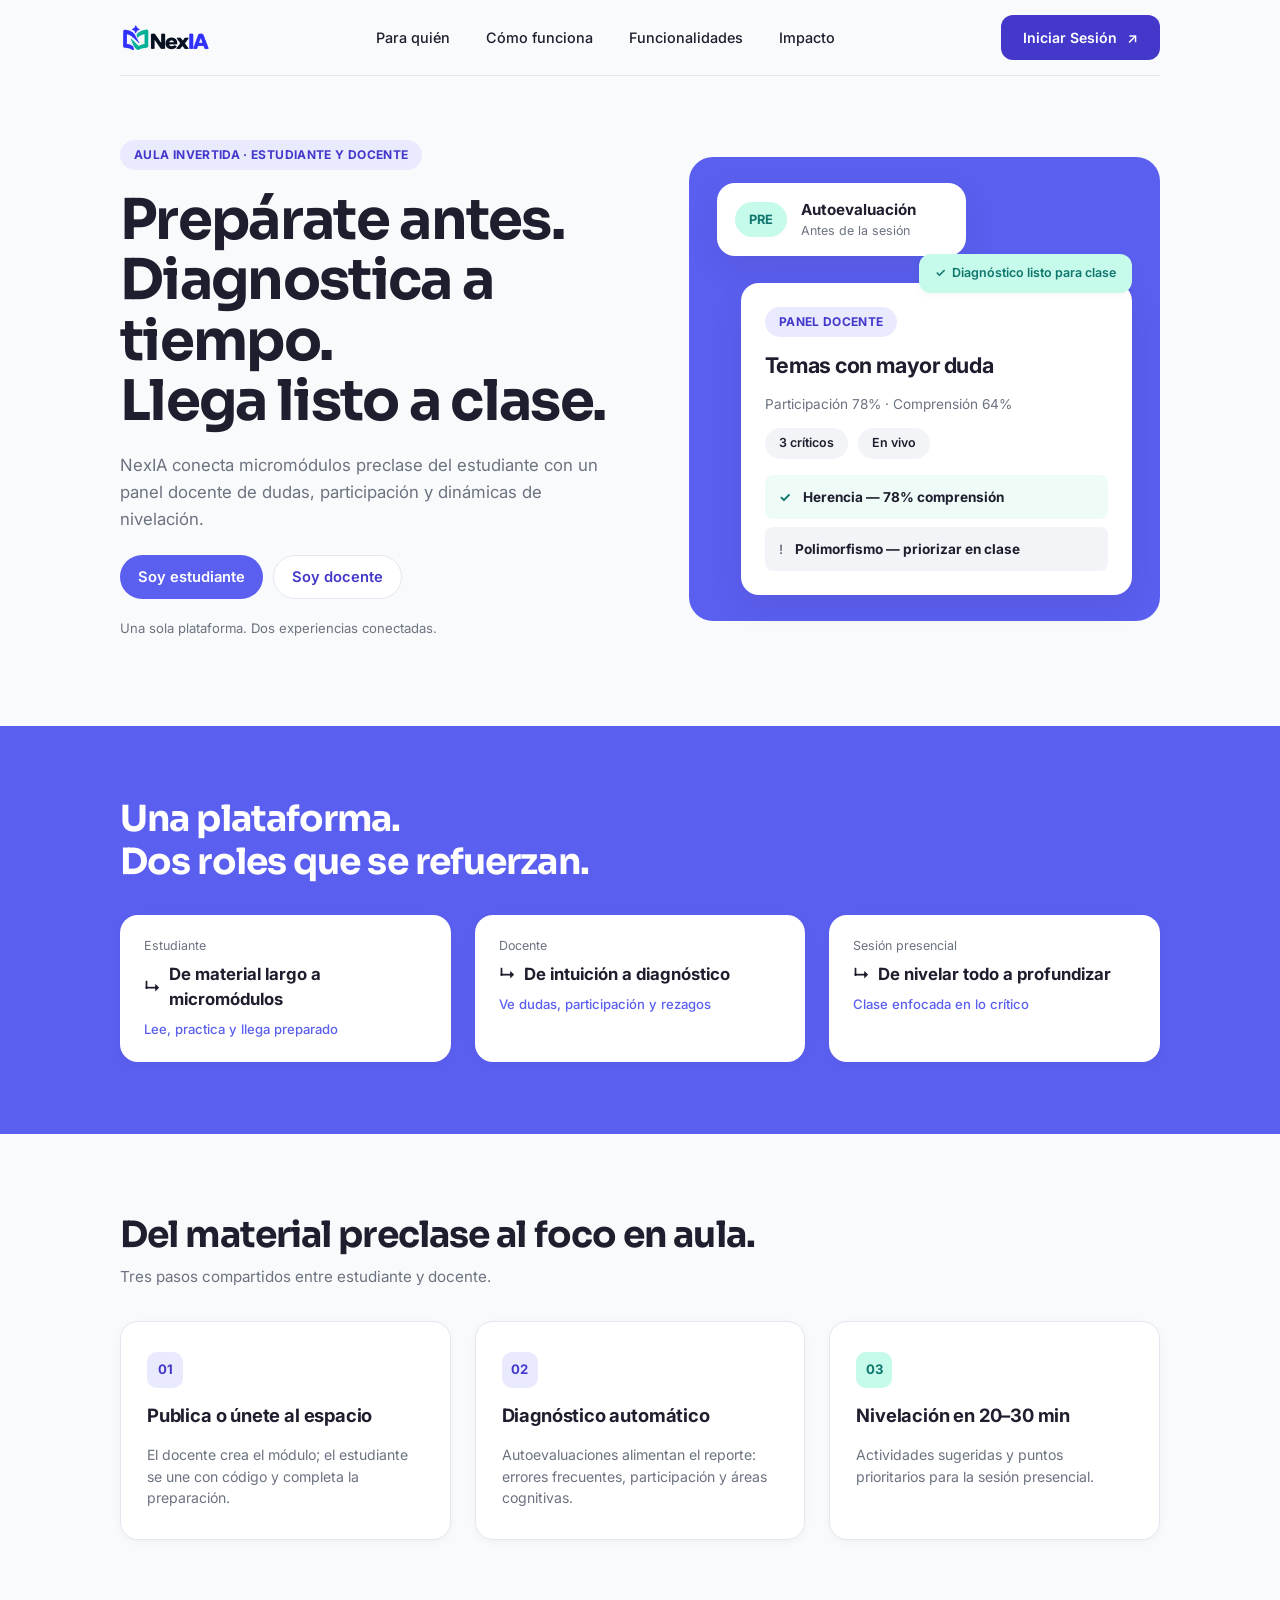
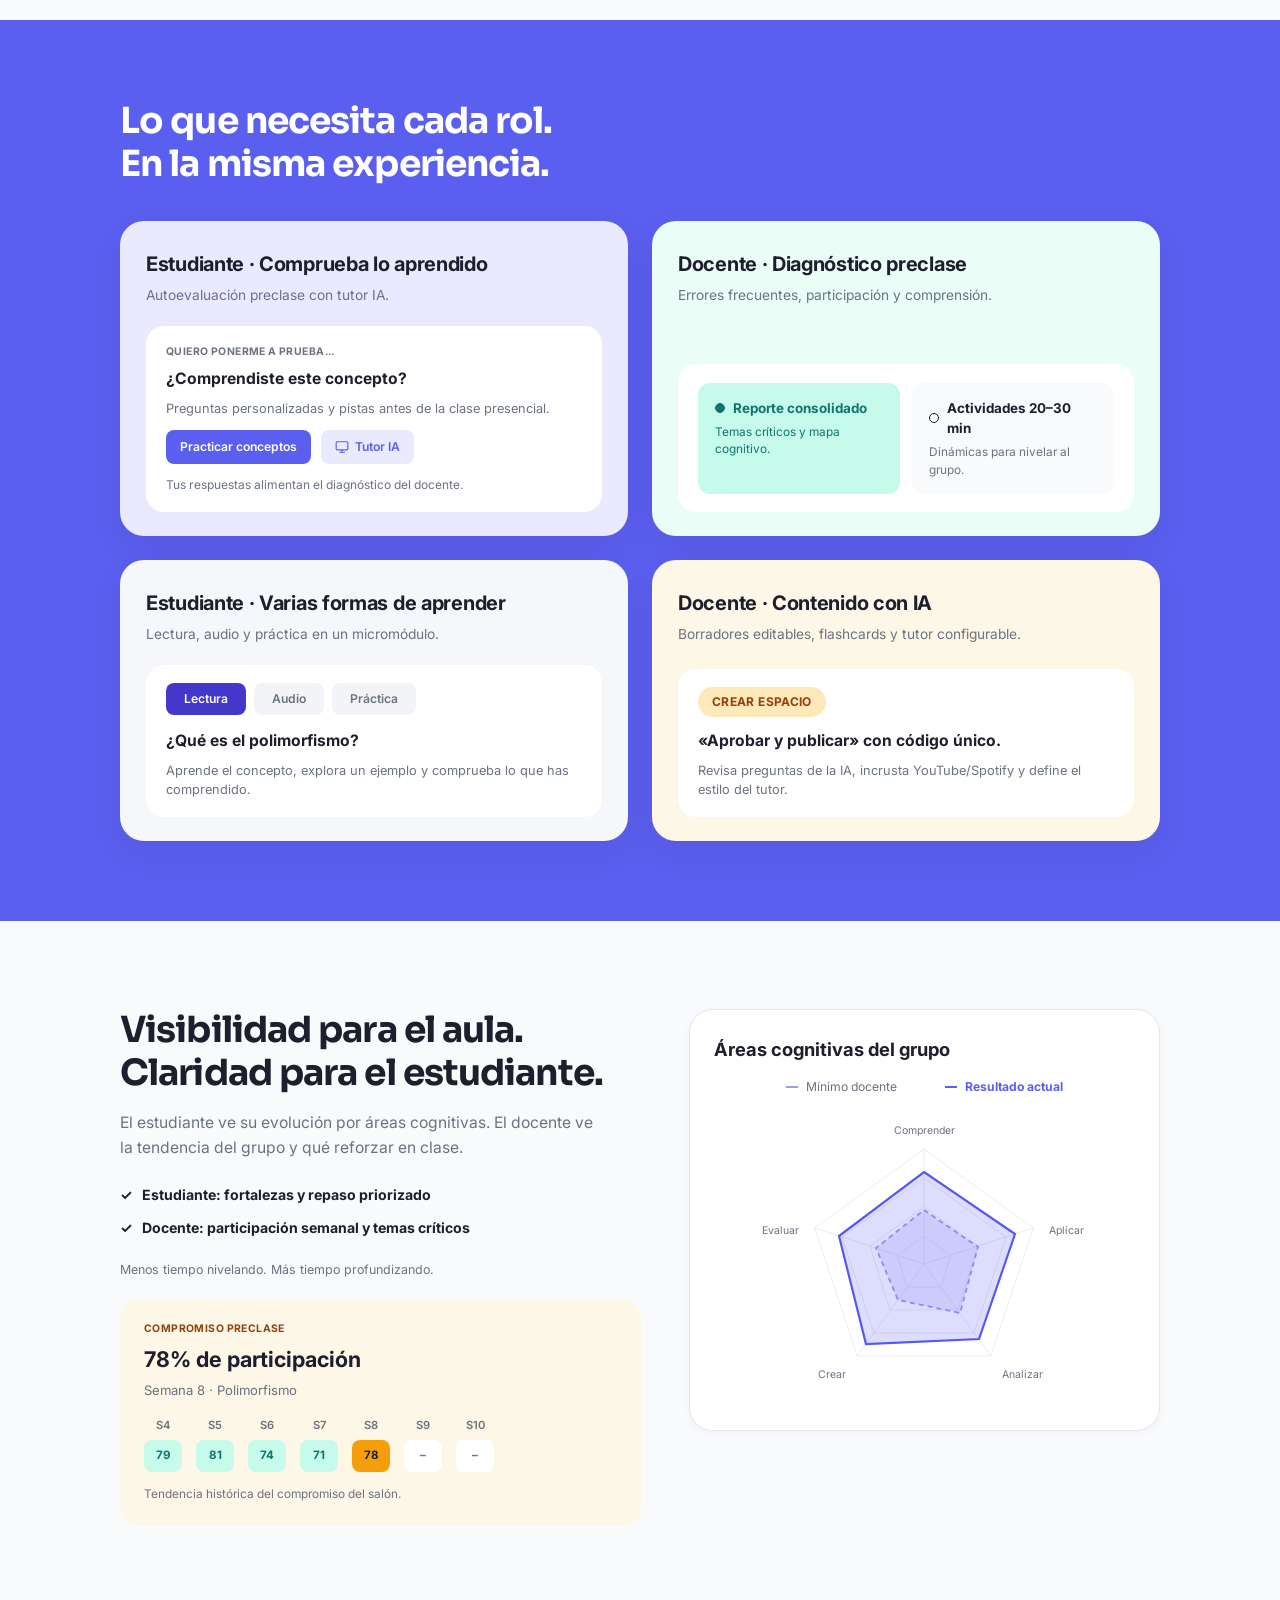
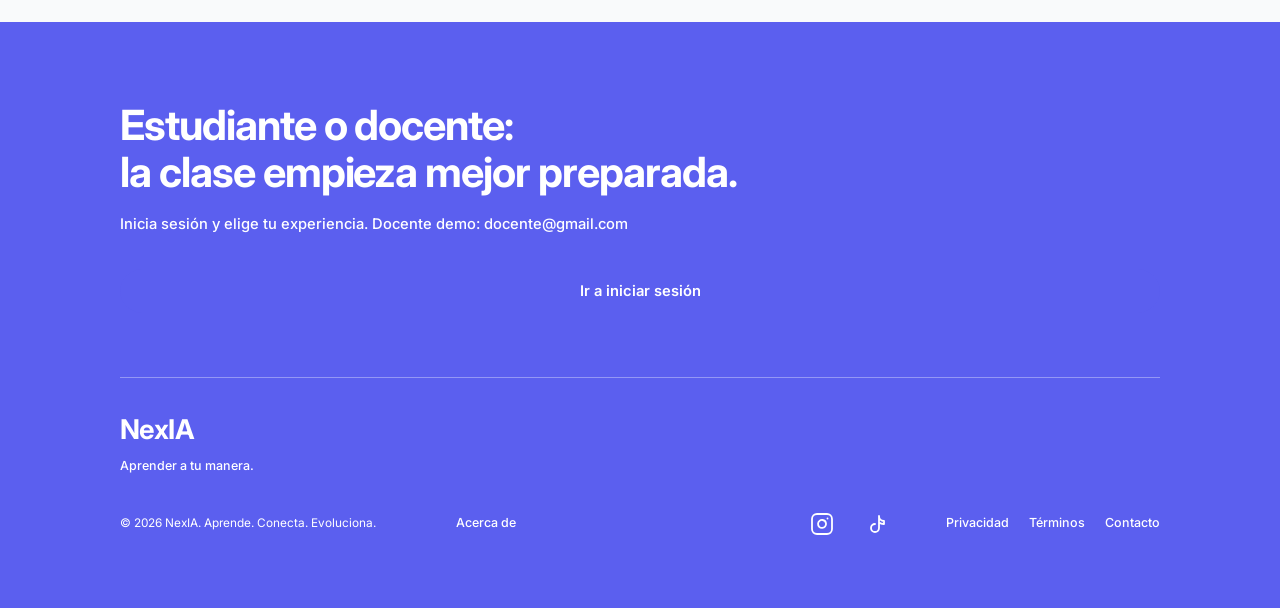
<file: index.html>
<!DOCTYPE html>
<html lang="es">
<head>
  <meta charset="UTF-8">
  <meta name="viewport" content="width=device-width, initial-scale=1.0">
  <title>NexIA — Aprende y enseña con diagnóstico preclase</title>
  <link rel="icon" type="image/png" href="assets/img/favicon.png">
  <link rel="preconnect" href="https://fonts.googleapis.com">
  <link rel="preconnect" href="https://fonts.gstatic.com" crossorigin>
  <link href="https://fonts.googleapis.com/css2?family=Inter:wght@400;500;600;700&family=Sora:wght@600;700&display=swap" rel="stylesheet">
  <link rel="stylesheet" href="css/styles.css">
</head>
<body>
  <a href="#contenido-principal" class="skip-link">Saltar al contenido</a>

  <header class="site-header">
    <div class="container">
      <div class="header-inner">
        <a href="index.html" class="brand-logo" aria-current="page">
          <img src="assets/img/logo-nexia.png" alt="NexIA" class="brand-logo-img">
        </a>

        <nav class="desktop-nav" aria-label="Navegación principal">
          <a href="#para-quien" class="desktop-nav__link">Para quién</a>
          <a href="#como-funciona" class="desktop-nav__link">Cómo funciona</a>
          <a href="#funcionalidades" class="desktop-nav__link">Funcionalidades</a>
          <a href="#progreso" class="desktop-nav__link">Impacto</a>
        </nav>

        <a href="login.html" class="header-cta-desktop">
          <span>Iniciar Sesión</span>
          <span aria-hidden="true">↗</span>
        </a>

        <button class="menu-toggle" id="menuToggle" aria-label="Abrir menú de navegación" aria-expanded="false" aria-controls="mobileDrawer">
          <svg width="24" height="24" viewBox="0 0 24 24" fill="none" stroke="currentColor" stroke-width="2.2" stroke-linecap="round" aria-hidden="true">
            <line x1="3" y1="6" x2="21" y2="6"></line>
            <line x1="3" y1="12" x2="21" y2="12"></line>
            <line x1="3" y1="18" x2="21" y2="18"></line>
          </svg>
        </button>
      </div>
    </div>

    <nav class="mobile-drawer" id="mobileDrawer" aria-label="Menú móvil" aria-hidden="true">
      <div>
        <p class="mobile-drawer__eyebrow">EXPLORA NEXIA</p>
        <ul class="mobile-drawer__list">
          <li>
            <a href="#para-quien" class="mobile-drawer__link">
              <span>Estudiante y docente</span>
              <span class="mobile-drawer__arrow" aria-hidden="true">↗</span>
            </a>
          </li>
          <li>
            <a href="#como-funciona" class="mobile-drawer__link">
              <span>Cómo funciona</span>
              <span class="mobile-drawer__arrow" aria-hidden="true">↗</span>
            </a>
          </li>
          <li>
            <a href="#funcionalidades" class="mobile-drawer__link">
              <span>Funcionalidades</span>
              <span class="mobile-drawer__arrow" aria-hidden="true">↗</span>
            </a>
          </li>
          <li>
            <a href="#progreso" class="mobile-drawer__link">
              <span>Impacto en el aula</span>
              <span class="mobile-drawer__arrow" aria-hidden="true">↗</span>
            </a>
          </li>
        </ul>
      </div>

      <a href="login.html" class="mobile-drawer__cta">
        <span>Iniciar sesión</span>
        <span aria-hidden="true">↗</span>
      </a>
    </nav>
  </header>

  <main id="contenido-principal">
    <section class="hero">
      <div class="container">
        <div class="hero-grid">
          <div class="hero-content">
            <span class="pill-badge pill-badge--purple">AULA INVERTIDA · ESTUDIANTE Y DOCENTE</span>
            <h1 class="hero-title">
              Prepárate antes.<br>
              Diagnostica a tiempo.<br>
              Llega listo a clase.
            </h1>
            <p class="hero-description">
              NexIA conecta micromódulos preclase del estudiante con un panel docente de dudas, participación y dinámicas de nivelación.
            </p>
            <div class="hero-cta-row">
              <a href="login.html" class="hero-cta hero-cta--primary">Soy estudiante</a>
              <a href="login.html" class="hero-cta hero-cta--secondary">Soy docente</a>
            </div>
            <p class="hero-footnote">Una sola plataforma. Dos experiencias conectadas.</p>
          </div>

          <div class="hero-showcase">
            <div class="showcase-top-row">
              <div class="showcase-source-card">
                <span class="pdf-pill">PRE</span>
                <div>
                  <p class="source-card__title">Autoevaluación</p>
                  <p class="source-card__subtitle">Antes de la sesión</p>
                </div>
              </div>

              <div class="showcase-floating-pill">
                <span aria-hidden="true">✓</span>
                <span>Diagnóstico listo para clase</span>
              </div>
            </div>

            <div class="showcase-route-card">
              <span class="pill-badge pill-badge--purple">PANEL DOCENTE</span>
              <h2 class="route-card__title">Temas con mayor duda</h2>
              <p class="route-card__subtitle">Participación 78% · Comprensión 64%</p>

              <div class="route-card__meta">
                <span class="meta-chip">3 críticos</span>
                <span class="meta-chip">En vivo</span>
              </div>

              <div class="route-card__modules">
                <div class="module-item module-item--done">
                  <span class="module-item__check" aria-hidden="true">✓</span>
                  <span>Herencia — 78% comprensión</span>
                </div>
                <div class="module-item module-item--next">
                  <span class="module-item__num">!</span>
                  <span>Polimorfismo — priorizar en clase</span>
                </div>
              </div>
            </div>
          </div>
        </div>
      </div>
    </section>

    <section class="section-pathway" id="para-quien">
      <div class="container">
        <h2 class="section-title">
          Una plataforma.<br>
          Dos roles que se refuerzan.
        </h2>

        <div class="pathway-grid">
          <article class="pathway-card">
            <p class="pathway-card__from">Estudiante</p>
            <h3 class="pathway-card__to">
              <span class="pathway-card__arrow" aria-hidden="true">↳</span>
              <span>De material largo a micromódulos</span>
            </h3>
            <p class="pathway-card__result">Lee, practica y llega preparado</p>
          </article>

          <article class="pathway-card">
            <p class="pathway-card__from">Docente</p>
            <h3 class="pathway-card__to">
              <span class="pathway-card__arrow" aria-hidden="true">↳</span>
              <span>De intuición a diagnóstico</span>
            </h3>
            <p class="pathway-card__result">Ve dudas, participación y rezagos</p>
          </article>

          <article class="pathway-card">
            <p class="pathway-card__from">Sesión presencial</p>
            <h3 class="pathway-card__to">
              <span class="pathway-card__arrow" aria-hidden="true">↳</span>
              <span>De nivelar todo a profundizar</span>
            </h3>
            <p class="pathway-card__result">Clase enfocada en lo crítico</p>
          </article>
        </div>
      </div>
    </section>

    <section class="section-steps" id="como-funciona">
      <div class="container">
        <h2 class="section-title">Del material preclase al foco en aula.</h2>
        <p class="section-subtitle">Tres pasos compartidos entre estudiante y docente.</p>

        <div class="steps-grid">
          <article class="step-card">
            <span class="step-badge step-badge--purple">01</span>
            <h3 class="step-card__title">Publica o únete al espacio</h3>
            <p class="step-card__desc">
              El docente crea el módulo; el estudiante se une con código y completa la preparación.
            </p>
          </article>

          <article class="step-card">
            <span class="step-badge step-badge--purple">02</span>
            <h3 class="step-card__title">Diagnóstico automático</h3>
            <p class="step-card__desc">
              Autoevaluaciones alimentan el reporte: errores frecuentes, participación y áreas cognitivas.
            </p>
          </article>

          <article class="step-card">
            <span class="step-badge step-badge--mint">03</span>
            <h3 class="step-card__title">Nivelación en 20–30 min</h3>
            <p class="step-card__desc">
              Actividades sugeridas y puntos prioritarios para la sesión presencial.
            </p>
          </article>
        </div>
      </div>
    </section>

    <section class="section-features" id="funcionalidades">
      <div class="container">
        <h2 class="section-title">
          Lo que necesita cada rol.<br>
          En la misma experiencia.
        </h2>

        <div class="features-grid">
          <article class="feature-card feature-card--purple">
            <div class="feature-card__header">
              <h3 class="feature-card__title">Estudiante · Comprueba lo aprendido</h3>
              <p class="feature-card__subtitle">Autoevaluación preclase con tutor IA.</p>
            </div>

            <div class="feature-inner-box">
              <p class="inner-box__eyebrow">QUIERO PONERME A PRUEBA...</p>
              <h4 class="inner-box__title">¿Comprendiste este concepto?</h4>
              <p class="inner-box__text">Preguntas personalizadas y pistas antes de la clase presencial.</p>

              <div class="quiz-actions">
                <span class="quiz-btn quiz-btn--primary">Practicar conceptos</span>
                <span class="quiz-btn quiz-btn--secondary">
                  <svg width="14" height="14" viewBox="0 0 24 24" fill="none" stroke="currentColor" stroke-width="2" stroke-linecap="round" stroke-linejoin="round" aria-hidden="true">
                    <rect x="2" y="3" width="20" height="14" rx="2" ry="2"></rect>
                    <line x1="8" y1="21" x2="16" y2="21"></line>
                    <line x1="12" y1="17" x2="12" y2="21"></line>
                  </svg>
                  <span>Tutor IA</span>
                </span>
              </div>

              <p class="inner-box__footnote">Tus respuestas alimentan el diagnóstico del docente.</p>
            </div>
          </article>

          <article class="feature-card feature-card--mint">
            <div class="feature-card__header">
              <h3 class="feature-card__title">Docente · Diagnóstico preclase</h3>
              <p class="feature-card__subtitle">Errores frecuentes, participación y comprensión.</p>
            </div>

            <div class="feature-inner-box">
              <div class="mode-options-grid" role="radiogroup" aria-label="Vista docente">
                <button type="button" class="mode-option mode-option--active" role="radio" aria-checked="true">
                  <div class="mode-option__head">
                    <span class="radio-dot radio-dot--active" aria-hidden="true"></span>
                    <span class="mode-option__title">Reporte consolidado</span>
                  </div>
                  <p class="mode-option__desc">Temas críticos y mapa cognitivo.</p>
                </button>

                <button type="button" class="mode-option mode-option--muted" role="radio" aria-checked="false">
                  <div class="mode-option__head">
                    <span class="radio-dot" aria-hidden="true"></span>
                    <span class="mode-option__title">Actividades 20–30 min</span>
                  </div>
                  <p class="mode-option__desc">Dinámicas para nivelar al grupo.</p>
                </button>
              </div>
            </div>
          </article>

          <article class="feature-card feature-card--neutral">
            <div class="feature-card__header">
              <h3 class="feature-card__title">Estudiante · Varias formas de aprender</h3>
              <p class="feature-card__subtitle">Lectura, audio y práctica en un micromódulo.</p>
            </div>

            <div class="feature-inner-box">
              <div class="format-tabs" role="tablist" aria-label="Formatos de aprendizaje">
                <button type="button" class="format-tab format-tab--active" role="tab" aria-selected="true" data-format="lectura">Lectura</button>
                <button type="button" class="format-tab" role="tab" aria-selected="false" data-format="audio">Audio</button>
                <button type="button" class="format-tab" role="tab" aria-selected="false" data-format="practica">Práctica</button>
              </div>

              <h4 class="inner-box__title" id="formatPreviewTitle">¿Qué es el polimorfismo?</h4>
              <p class="inner-box__text" id="formatPreviewText">
                Aprende el concepto, explora un ejemplo y comprueba lo que has comprendido.
              </p>
            </div>
          </article>

          <article class="feature-card feature-card--amber">
            <div class="feature-card__header">
              <h3 class="feature-card__title">Docente · Contenido con IA</h3>
              <p class="feature-card__subtitle">Borradores editables, flashcards y tutor configurable.</p>
            </div>

            <div class="feature-inner-box">
              <span class="pill-badge pill-badge--amber">CREAR ESPACIO</span>
              <h4 class="inner-box__title inner-box__title--spaced">«Aprobar y publicar» con código único.</h4>
              <p class="inner-box__text">Revisa preguntas de la IA, incrusta YouTube/Spotify y define el estilo del tutor.</p>
            </div>
          </article>
        </div>
      </div>
    </section>

    <section class="section-progress" id="progreso">
      <div class="container">
        <div class="progress-grid">
          <div class="progress-left">
            <h2 class="section-title">
              Visibilidad para el aula.<br>
              Claridad para el estudiante.
            </h2>
            <p class="progress-description">
              El estudiante ve su evolución por áreas cognitivas. El docente ve la tendencia del grupo y qué reforzar en clase.
            </p>

            <ul class="progress-checks">
              <li class="progress-check-item">
                <span class="progress-check-icon" aria-hidden="true">✓</span>
                <span>Estudiante: fortalezas y repaso priorizado</span>
              </li>
              <li class="progress-check-item">
                <span class="progress-check-icon" aria-hidden="true">✓</span>
                <span>Docente: participación semanal y temas críticos</span>
              </li>
            </ul>

            <p class="progress-small-note">Menos tiempo nivelando. Más tiempo profundizando.</p>

            <div class="streak-card">
              <p class="streak-card__eyebrow">COMPROMISO PRECLASE</p>
              <h3 class="streak-card__title">78% de participación</h3>
              <p class="streak-card__subtitle">Semana 8 · Polimorfismo</p>

              <div class="streak-days">
                <div class="streak-day">
                  <span class="streak-day__label">S4</span>
                  <span class="streak-day__box streak-day__box--done" aria-label="Completado">79</span>
                </div>
                <div class="streak-day">
                  <span class="streak-day__label">S5</span>
                  <span class="streak-day__box streak-day__box--done" aria-label="Completado">81</span>
                </div>
                <div class="streak-day">
                  <span class="streak-day__label">S6</span>
                  <span class="streak-day__box streak-day__box--done" aria-label="Completado">74</span>
                </div>
                <div class="streak-day">
                  <span class="streak-day__label">S7</span>
                  <span class="streak-day__box streak-day__box--done" aria-label="Completado">71</span>
                </div>
                <div class="streak-day">
                  <span class="streak-day__label">S8</span>
                  <span class="streak-day__box streak-day__box--current" aria-label="Semana actual">78</span>
                </div>
                <div class="streak-day">
                  <span class="streak-day__label">S9</span>
                  <span class="streak-day__box streak-day__box--pending" aria-label="Pendiente">–</span>
                </div>
                <div class="streak-day">
                  <span class="streak-day__label">S10</span>
                  <span class="streak-day__box streak-day__box--pending" aria-label="Pendiente">–</span>
                </div>
              </div>

              <p class="streak-card__footer">Tendencia histórica del compromiso del salón.</p>
            </div>
          </div>

          <div class="progress-right">
            <div class="radar-card">
              <h3 class="radar-card__title">Áreas cognitivas del grupo</h3>

              <div class="radar-legend">
                <span class="radar-legend__item radar-legend__item--before">
                  <span class="radar-legend__line radar-legend__line--before"></span>
                  <span>Mínimo docente</span>
                </span>
                <span class="radar-legend__item radar-legend__item--now">
                  <span class="radar-legend__line radar-legend__line--now"></span>
                  <span>Resultado actual</span>
                </span>
              </div>

              <div class="radar-chart-container">
                <svg class="radar-svg" viewBox="0 0 380 300" role="img" aria-labelledby="radarTitle radarDesc">
                  <title id="radarTitle">Áreas cognitivas del grupo en NexIA</title>
                  <desc id="radarDesc">Comparación entre mínimo docente y resultado actual del grupo por área cognitiva.</desc>
                  <polygon points="190,45 299,124 257,252 123,252 81,124" fill="none" stroke="#EAECEF" stroke-width="1" />
                  <polygon points="190,74 272,133 240,229 140,229 108,133" fill="none" stroke="#EAECEF" stroke-width="1" />
                  <polygon points="190,103 244,142 224,206 156,206 136,142" fill="none" stroke="#EAECEF" stroke-width="1" />
                  <polygon points="190,132 217,151 207,183 173,183 163,151" fill="none" stroke="#EAECEF" stroke-width="1" />

                  <line x1="190" y1="160" x2="190" y2="45" stroke="#EAECEF" stroke-width="1" />
                  <line x1="190" y1="160" x2="299" y2="124" stroke="#EAECEF" stroke-width="1" />
                  <line x1="190" y1="160" x2="257" y2="252" stroke="#EAECEF" stroke-width="1" />
                  <line x1="190" y1="160" x2="123" y2="252" stroke="#EAECEF" stroke-width="1" />
                  <line x1="190" y1="160" x2="81" y2="124" stroke="#EAECEF" stroke-width="1" />

                  <polygon points="190,106 244,143 226,209 164,196 142,144" fill="rgba(163, 165, 247, 0.25)" stroke="#989AF5" stroke-width="1.8" stroke-dasharray="5 4" />

                  <polygon points="190,68 281,130 245,235 132,240 105,132" fill="rgba(85, 88, 245, 0.20)" stroke="#5558F5" stroke-width="2.2" />

                  <text x="190" y="30" text-anchor="middle" class="radar-label">Comprender</text>
                  <text x="315" y="130" text-anchor="start" class="radar-label">Aplicar</text>
                  <text x="268" y="274" text-anchor="start" class="radar-label">Analizar</text>
                  <text x="112" y="274" text-anchor="end" class="radar-label">Crear</text>
                  <text x="65" y="130" text-anchor="end" class="radar-label">Evaluar</text>
                </svg>
              </div>
            </div>
          </div>
        </div>
      </div>
    </section>
  </main>

  <footer class="site-footer">
    <div class="container">
      <div class="footer-cta">
        <h2 class="footer-cta__title">
          Estudiante o docente:<br>
          la clase empieza mejor preparada.
        </h2>
        <p class="footer-cta__subtitle">
          Inicia sesión y elige tu experiencia. Docente demo: docente@gmail.com
        </p>
        <a href="login.html" class="hero-cta hero-cta--primary footer-cta__btn">Ir a iniciar sesión</a>
      </div>

      <hr class="footer-divider">

      <div class="footer-brand">
        <a href="index.html" class="footer-brand__logo">NexIA</a>
        <p class="footer-brand__tagline">Aprender a tu manera.</p>
      </div>

      <div class="footer-bottom">
        <div class="footer-bottom__left">
          <p class="footer-copyright">© 2026 NexIA. Aprende. Conecta. Evoluciona.</p>
          <a href="#como-funciona" class="footer-link">Acerca de</a>
        </div>

        <div class="footer-bottom__right">
          <div class="footer-socials">
            <a href="#" class="footer-social-link" aria-label="Instagram de NexIA">
              <svg width="24" height="24" viewBox="0 0 24 24" fill="none" stroke="currentColor" stroke-width="1.8" stroke-linecap="round" stroke-linejoin="round" aria-hidden="true">
                <rect x="2" y="2" width="20" height="20" rx="5" ry="5"></rect>
                <path d="M16 11.37A4 4 0 1 1 12.63 8 4 4 0 0 1 16 11.37z"></path>
                <line x1="17.5" y1="6.5" x2="17.51" y2="6.5"></line>
              </svg>
            </a>
            <a href="#" class="footer-social-link" aria-label="TikTok de NexIA">
              <svg width="24" height="24" viewBox="0 0 24 24" fill="none" stroke="currentColor" stroke-width="1.8" stroke-linecap="round" stroke-linejoin="round" aria-hidden="true">
                <path d="M9 12a4 4 0 1 0 4 4V4a5 5 0 0 0 5 5v3a8 8 0 0 1-5-1.5V16a4 4 0 0 1-4 4"></path>
              </svg>
            </a>
          </div>

          <div class="footer-legal-links">
            <a href="#" class="footer-link">Privacidad</a>
            <a href="#" class="footer-link">Términos</a>
            <a href="#" class="footer-link">Contacto</a>
          </div>
        </div>
      </div>
    </div>
  </footer>

  <script src="js/main.js"></script>
</body>
</html>
</file>
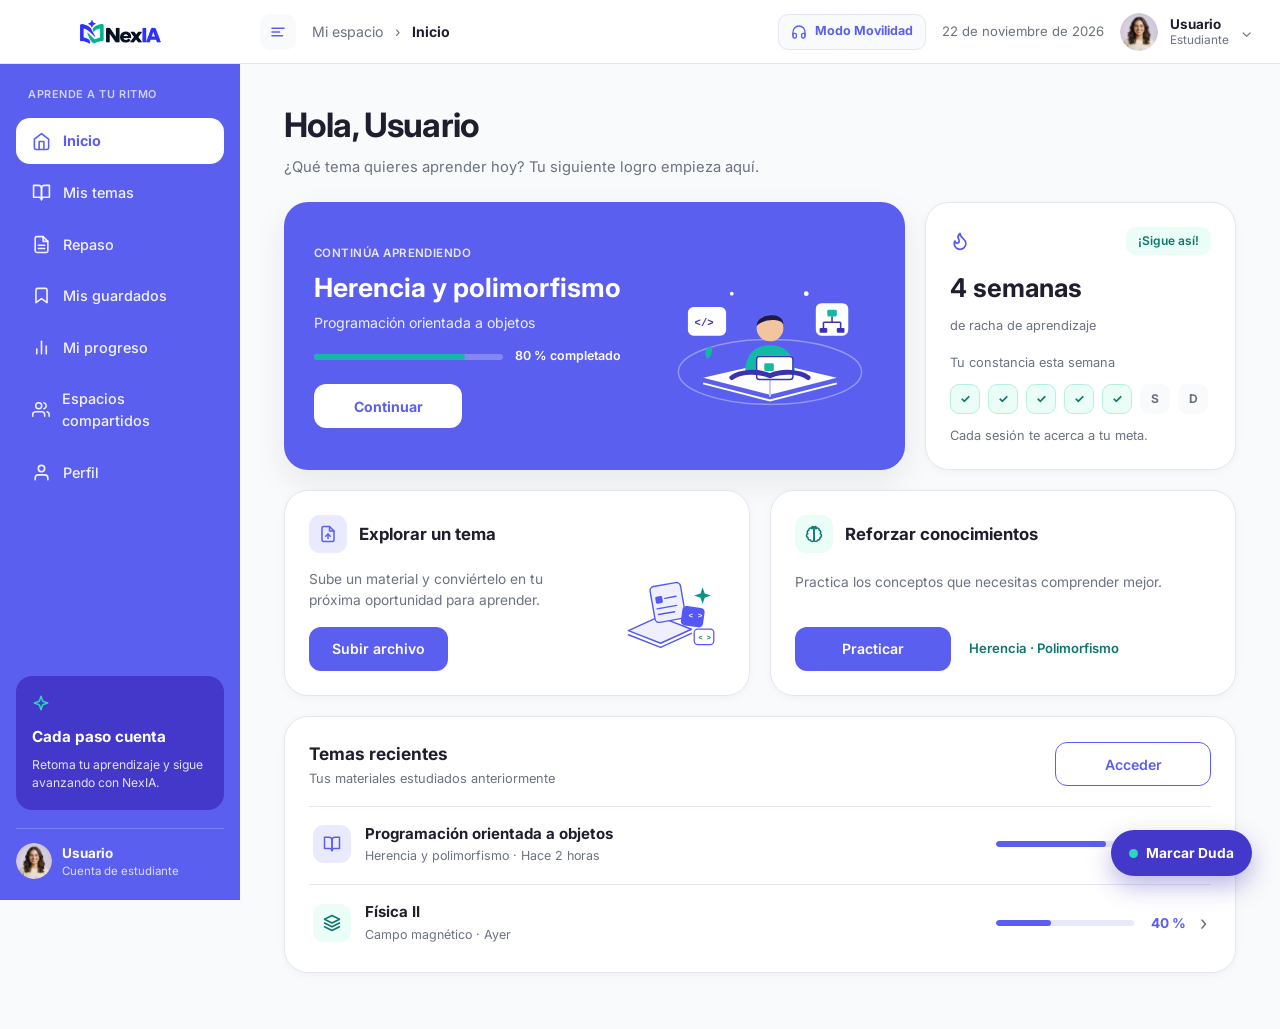
<file: app.html>
<!DOCTYPE html>
<html lang="es">
<head>
  <meta charset="UTF-8">
  <meta name="viewport" content="width=device-width, initial-scale=1.0">
  <title>NexIA — Mi espacio</title>
  <link rel="icon" type="image/png" href="assets/img/favicon.png">
  <link rel="preconnect" href="https://fonts.googleapis.com">
  <link rel="preconnect" href="https://fonts.gstatic.com" crossorigin>
  <link href="https://fonts.googleapis.com/css2?family=Inter:wght@400;500;600;700&display=swap" rel="stylesheet">
  <link rel="stylesheet" href="css/styles.css">
  <link rel="stylesheet" href="css/app.css">
</head>
<body class="app-body">
  <a href="#contenido-principal" class="skip-link">Saltar al contenido</a>
  <svg class="svg-sprite" aria-hidden="true">
    <defs>
      <symbol id="illus-doc" viewBox="0 0 160 125">
        <path d="M22 78L68 96L112 76L66 58L22 78Z" fill="#EEF0FF" stroke="#5558F5" stroke-width="2.2" stroke-linejoin="round"/>
        <path d="M22 84L68 102L112 82" stroke="#5558F5" stroke-width="2.2" stroke-linecap="round" stroke-linejoin="round" fill="none"/>
        <rect x="52" y="16" width="44" height="52" rx="6" transform="rotate(-10 52 16)" fill="#EEF0FF" stroke="#5558F5" stroke-width="2"/>
        <rect x="60" y="30" width="10" height="10" rx="2" transform="rotate(-10 60 30)" fill="#5558F5"/>
        <line x1="74" y1="32" x2="90" y2="29" stroke="#5558F5" stroke-width="2" stroke-linecap="round"/>
        <line x1="63" y1="47" x2="91" y2="42" stroke="#5558F5" stroke-width="2" stroke-linecap="round"/>
        <line x1="65" y1="55" x2="88" y2="51" stroke="#5558F5" stroke-width="2" stroke-linecap="round"/>
        <rect x="100" y="42" width="32" height="28" rx="6" transform="rotate(8 100 42)" fill="#5558F5"/>
        <text x="108" y="60" fill="#FFFFFF" font-size="11" font-family="monospace" font-weight="700">&lt; &gt;</text>
        <rect x="116" y="76" width="28" height="22" rx="5" fill="#FFFFFF" stroke="#5558F5" stroke-width="1.8"/>
        <text x="122" y="91" fill="#0F766E" font-size="10" font-family="monospace" font-weight="700">&lt; &gt;</text>
        <path d="M128 16L131 25L140 28L131 31L128 40L125 31L116 28L125 25L128 16Z" fill="#0D9488"/>
      </symbol>
      <symbol id="illus-student" viewBox="0 0 220 150">
        <ellipse cx="110" cy="112" rx="96" ry="34" fill="none" stroke="#FFFFFF" stroke-opacity="0.35" stroke-width="1.5"/>
        <path d="M40 118L110 136L180 118L110 102Z" fill="#FFFFFF"/>
        <path d="M40 124L110 142L180 124" fill="none" stroke="#FFFFFF" stroke-width="2"/>
        <line x1="110" y1="104" x2="110" y2="138" stroke="#C7C8FB" stroke-width="2"/>
        <path d="M84 112C84 96 92 84 110 84C128 84 136 96 136 112Z" fill="#14B8A6"/>
        <rect x="96" y="96" width="38" height="24" rx="3" fill="#FFFFFF" stroke="#3B32B3" stroke-width="1.5"/>
        <rect x="104" y="103" width="10" height="8" rx="1.5" fill="#14B8A6"/>
        <circle cx="110" cy="66" r="14" fill="#F2C5A0"/>
        <path d="M96 64C96 50 124 48 124 62C120 56 104 56 96 64Z" fill="#1E1B4B"/>
        <path d="M70 118C78 112 96 110 110 116C124 110 142 112 150 118" fill="none" stroke="#3B32B3" stroke-width="5" stroke-linecap="round"/>
        <rect x="24" y="44" width="40" height="30" rx="6" fill="#FFFFFF"/>
        <text x="31" y="64" fill="#3B32B3" font-size="11" font-family="monospace" font-weight="700">&lt;/&gt;</text>
        <rect x="158" y="40" width="34" height="34" rx="6" fill="#FFFFFF"/>
        <rect x="170" y="47" width="10" height="7" rx="1.5" fill="#14B8A6"/>
        <path d="M175 54V60M166 60H184M166 60V66M184 60V66" stroke="#3B32B3" stroke-width="1.6" fill="none"/>
        <rect x="162" y="66" width="8" height="5" rx="1" fill="#3B32B3"/>
        <rect x="180" y="66" width="8" height="5" rx="1" fill="#3B32B3"/>
        <circle cx="148" cy="30" r="2.5" fill="#FFFFFF"/>
        <circle cx="70" cy="30" r="2" fill="#FFFFFF"/>
        <path d="M44 98C40 90 44 84 50 86C48 92 50 96 44 98Z" fill="#14B8A6"/>
      </symbol>
      <symbol id="illus-team" viewBox="0 0 220 130">
        <rect x="74" y="14" width="38" height="24" rx="5" fill="#FFFFFF" stroke="#5558F5" stroke-width="1.6"/>
        <line x1="80" y1="22" x2="104" y2="22" stroke="#5558F5" stroke-width="1.6" stroke-linecap="round"/>
        <line x1="80" y1="29" x2="96" y2="29" stroke="#14B8A6" stroke-width="1.6" stroke-linecap="round"/>
        <rect x="128" y="16" width="30" height="20" rx="5" fill="#5558F5"/>
        <line x1="134" y1="24" x2="152" y2="24" stroke="#FFFFFF" stroke-width="1.6" stroke-linecap="round"/>
        <line x1="134" y1="30" x2="146" y2="30" stroke="#C7C8FB" stroke-width="1.6" stroke-linecap="round"/>
        <circle cx="62" cy="54" r="14" fill="#F2C5A0" stroke="#181A20" stroke-width="1.5"/>
        <path d="M48 52C48 40 76 38 76 52C70 46 54 46 48 52Z" fill="#181A20"/>
        <path d="M38 112C38 86 48 74 62 74C76 74 86 86 86 112Z" fill="#7C7FF7" stroke="#181A20" stroke-width="1.5"/>
        <circle cx="158" cy="54" r="14" fill="#8D5A3C" stroke="#181A20" stroke-width="1.5"/>
        <circle cx="158" cy="40" r="12" fill="#181A20"/>
        <path d="M134 112C134 86 144 74 158 74C172 74 182 86 182 112Z" fill="#14B8A6" stroke="#181A20" stroke-width="1.5"/>
        <rect x="78" y="76" width="64" height="38" rx="6" fill="#5558F5" stroke="#181A20" stroke-width="1.5"/>
        <polygon points="110,90 114,96 110,102 106,96" fill="#FFFFFF"/>
        <rect x="68" y="114" width="84" height="6" rx="3" fill="#FFFFFF" stroke="#181A20" stroke-width="1.5"/>
      </symbol>
    </defs>
  </svg>

  <header class="app-topbar">
    <div class="app-topbar__brand">
      <button class="app-mobile-menu-btn" id="appSidebarToggle" aria-label="Alternar menú lateral">
        <svg width="20" height="20" viewBox="0 0 24 24" fill="none" stroke="currentColor" stroke-width="2" stroke-linecap="round">
          <line x1="4" y1="7" x2="20" y2="7"></line>
          <line x1="4" y1="12" x2="16" y2="12"></line>
          <line x1="4" y1="17" x2="20" y2="17"></line>
        </svg>
      </button>
      <a href="index.html" class="app-logo-link">
        <img src="assets/img/logo-nexia.png" alt="NexIA" class="app-logo-img">
      </a>
    </div>

    <div class="app-topbar__main">
      <div class="app-topbar__left">
        <button class="app-collapse-btn" id="desktopSidebarToggle" aria-label="Alternar barra lateral">
          <svg width="18" height="18" viewBox="0 0 24 24" fill="none" stroke="currentColor" stroke-width="2" stroke-linecap="round">
            <line x1="4" y1="7" x2="20" y2="7"></line>
            <line x1="4" y1="12" x2="14" y2="12"></line>
            <line x1="4" y1="17" x2="18" y2="17"></line>
          </svg>
        </button>

        <nav class="app-breadcrumb" aria-label="Ruta de navegación">
          <span class="app-breadcrumb__root">Mi espacio</span>
          <span class="app-breadcrumb__sep" aria-hidden="true">›</span>
          <span class="app-breadcrumb__current" id="breadcrumbCurrent">Inicio</span>
        </nav>
      </div>

      <div class="app-topbar__right">
        <button type="button" class="mobility-toggle-btn" id="mobilityToggleBtn" aria-pressed="false">
          <svg width="16" height="16" viewBox="0 0 24 24" fill="none" stroke="currentColor" stroke-width="2" stroke-linecap="round" stroke-linejoin="round" aria-hidden="true">
            <path d="M3 18v-6a9 9 0 0 1 18 0v6"></path>
            <path d="M21 19a2 2 0 0 1-2 2h-1a2 2 0 0 1-2-2v-3a2 2 0 0 1 2-2h3zM3 19a2 2 0 0 0 2 2h1a2 2 0 0 0 2-2v-3a2 2 0 0 0-2-2H3z"></path>
          </svg>
          <span>Modo Movilidad</span>
        </button>

        <span class="app-topbar__date">22 de noviembre de 2026</span>

        <button class="app-user-trigger" data-nav-target="perfil" aria-label="Ir a perfil de usuario">
          <img src="assets/img/avatar-usuario.png" alt="" class="app-user-avatar">
          <span class="app-user-info">
            <span class="app-user-name">Usuario</span>
            <span class="app-user-role">Estudiante</span>
          </span>
          <span class="app-user-chevron" aria-hidden="true">⌄</span>
        </button>

        <button class="app-mobile-profile-btn" data-nav-target="perfil" aria-label="Mi perfil">
          <svg width="20" height="20" viewBox="0 0 24 24" fill="none" stroke="currentColor" stroke-width="2" stroke-linecap="round" stroke-linejoin="round">
            <path d="M20 21v-2a4 4 0 0 0-4-4H8a4 4 0 0 0-4 4v2"></path>
            <circle cx="12" cy="7" r="4"></circle>
          </svg>
        </button>
      </div>
    </div>
  </header>

  <div class="app-shell">
    <aside class="app-sidebar" id="appSidebar" aria-label="Menú principal de la aplicación">
      <div class="app-sidebar__top">
        <p class="app-sidebar__eyebrow">APRENDE A TU RITMO</p>

        <nav class="sidebar-nav">
          <button type="button" class="sidebar-nav__btn is-active" data-nav-group="inicio" data-nav-target="inicio-dashboard">
            <svg width="19" height="19" viewBox="0 0 24 24" fill="none" stroke="currentColor" stroke-width="2" stroke-linecap="round" stroke-linejoin="round">
              <path d="M3 9l9-7 9 7v11a2 2 0 0 1-2 2H5a2 2 0 0 1-2-2z"></path>
              <polyline points="9 22 9 12 15 12 15 22"></polyline>
            </svg>
            <span>Inicio</span>
          </button>

          <button type="button" class="sidebar-nav__btn" data-nav-group="temas" data-nav-target="mis-temas">
            <svg width="19" height="19" viewBox="0 0 24 24" fill="none" stroke="currentColor" stroke-width="2" stroke-linecap="round" stroke-linejoin="round">
              <path d="M2 3h6a4 4 0 0 1 4 4v14a3 3 0 0 0-3-3H2z"></path>
              <path d="M22 3h-6a4 4 0 0 0-4 4v14a3 3 0 0 1 3-3h7z"></path>
            </svg>
            <span>Mis temas</span>
          </button>

          <button type="button" class="sidebar-nav__btn" data-nav-group="repaso" data-nav-target="repaso-home">
            <svg width="19" height="19" viewBox="0 0 24 24" fill="none" stroke="currentColor" stroke-width="2" stroke-linecap="round" stroke-linejoin="round">
              <path d="M14 2H6a2 2 0 0 0-2 2v16a2 2 0 0 0 2 2h12a2 2 0 0 0 2-2V8z"></path>
              <polyline points="14 2 14 8 20 8"></polyline>
              <line x1="16" y1="13" x2="8" y2="13"></line>
              <line x1="16" y1="17" x2="8" y2="17"></line>
            </svg>
            <span>Repaso</span>
          </button>

          <button type="button" class="sidebar-nav__btn" data-nav-group="guardados" data-nav-target="mis-guardados">
            <svg width="19" height="19" viewBox="0 0 24 24" fill="none" stroke="currentColor" stroke-width="2" stroke-linecap="round" stroke-linejoin="round">
              <path d="M19 21l-7-5-7 5V5a2 2 0 0 1 2-2h10a2 2 0 0 1 2 2z"></path>
            </svg>
            <span>Mis guardados</span>
          </button>

          <button type="button" class="sidebar-nav__btn" data-nav-group="progreso" data-nav-target="mi-progreso">
            <svg width="19" height="19" viewBox="0 0 24 24" fill="none" stroke="currentColor" stroke-width="2" stroke-linecap="round" stroke-linejoin="round">
              <line x1="18" y1="20" x2="18" y2="10"></line>
              <line x1="12" y1="20" x2="12" y2="4"></line>
              <line x1="6" y1="20" x2="6" y2="14"></line>
            </svg>
            <span>Mi progreso</span>
          </button>

          <button type="button" class="sidebar-nav__btn" data-nav-group="espacios" data-nav-target="espacios-crear">
            <svg width="19" height="19" viewBox="0 0 24 24" fill="none" stroke="currentColor" stroke-width="2" stroke-linecap="round" stroke-linejoin="round">
              <path d="M17 21v-2a4 4 0 0 0-4-4H5a4 4 0 0 0-4 4v2"></path>
              <circle cx="9" cy="7" r="4"></circle>
              <path d="M23 21v-2a4 4 0 0 0-3-3.87"></path>
              <path d="M16 3.13a4 4 0 0 1 0 7.75"></path>
            </svg>
            <span>Espacios compartidos</span>
          </button>

          <button type="button" class="sidebar-nav__btn" data-nav-group="perfil" data-nav-target="perfil">
            <svg width="19" height="19" viewBox="0 0 24 24" fill="none" stroke="currentColor" stroke-width="2" stroke-linecap="round" stroke-linejoin="round">
              <path d="M20 21v-2a4 4 0 0 0-4-4H8a4 4 0 0 0-4 4v2"></path>
              <circle cx="12" cy="7" r="4"></circle>
            </svg>
            <span>Perfil</span>
          </button>
        </nav>
      </div>

      <div class="app-sidebar__bottom">
        <div class="sidebar-promo">
          <div class="sidebar-promo__icon" aria-hidden="true">
            <svg width="18" height="18" viewBox="0 0 24 24" fill="none" stroke="#2DD4BF" stroke-width="2" stroke-linecap="round" stroke-linejoin="round">
              <path d="M12 3l1.9 5.8a2 2 0 0 0 1.3 1.3L21 12l-5.8 1.9a2 2 0 0 0-1.3 1.3L12 21l-1.9-5.8a2 2 0 0 0-1.3-1.3L3 12l5.8-1.9a2 2 0 0 0 1.3-1.3L12 3z"></path>
            </svg>
          </div>
          <h2 class="sidebar-promo__title">Cada paso cuenta</h2>
          <p class="sidebar-promo__text">Retoma tu aprendizaje y sigue avanzando con NexIA.</p>
        </div>

        <div class="sidebar-user">
          <img src="assets/img/avatar-usuario.png" alt="" class="sidebar-user__avatar">
          <div>
            <p class="sidebar-user__name">Usuario</p>
            <p class="sidebar-user__role">Cuenta de estudiante</p>
          </div>
        </div>
      </div>
    </aside>

    <main class="app-main" id="contenido-principal">
      <section class="app-view is-active" data-view="inicio-dashboard" data-group="inicio" data-title="Inicio">
        <div class="view-header">
          <h1 class="view-title">Hola, Usuario</h1>
          <p class="view-subtitle">¿Qué tema quieres aprender hoy? Tu siguiente logro empieza aquí.</p>
        </div>

        <div class="dash-hero-row">
          <article class="continue-card">
            <div class="continue-card__body">
              <p class="continue-card__eyebrow">CONTINÚA APRENDIENDO</p>
              <h2 class="continue-card__title">Herencia y polimorfismo</h2>
              <p class="continue-card__course">Programación orientada a objetos</p>
              <div class="continue-card__progress">
                <div class="progress-track progress-track--on-primary">
                  <span class="progress-fill progress-fill--mint" style="width: 80%"></span>
                </div>
                <span class="continue-card__percent">80 % completado</span>
              </div>
              <button type="button" class="app-btn app-btn--white" data-nav-target="leccion">Continuar</button>
            </div>
            <svg class="continue-card__illus" viewBox="0 0 220 150" aria-hidden="true"><use href="#illus-student"></use></svg>
          </article>

          <article class="streak-mini-card">
            <div class="streak-mini-card__top">
              <svg width="20" height="20" viewBox="0 0 24 24" fill="none" stroke="#5558F5" stroke-width="2" stroke-linecap="round" stroke-linejoin="round" aria-hidden="true">
                <path d="M8.5 14.5A2.5 2.5 0 0 0 11 12c0-1.38-.5-2-1-3-1.07-2.14-.22-4.05 2-6 .5 2.5 2 4.9 4 6.5 2 1.6 3 3.5 3 5.5a7 7 0 1 1-14 0c0-1.15.43-2.29 1-3a2.5 2.5 0 0 0 2.5 2.5z"></path>
              </svg>
              <span class="status-chip status-chip--mint">¡Sigue así!</span>
            </div>
            <h2 class="streak-mini-card__title">4 semanas</h2>
            <p class="streak-mini-card__sub">de racha de aprendizaje</p>
            <p class="streak-mini-card__label">Tu constancia esta semana</p>
            <div class="week-dots">
              <span class="week-dot week-dot--done" aria-label="Lunes completado">✓</span>
              <span class="week-dot week-dot--done" aria-label="Martes completado">✓</span>
              <span class="week-dot week-dot--done" aria-label="Miércoles completado">✓</span>
              <span class="week-dot week-dot--done" aria-label="Jueves completado">✓</span>
              <span class="week-dot week-dot--done" aria-label="Viernes completado">✓</span>
              <span class="week-dot">S</span>
              <span class="week-dot">D</span>
            </div>
            <p class="streak-mini-card__footer">Cada sesión te acerca a tu meta.</p>
          </article>
        </div>

        <div class="dash-actions-row">
          <article class="action-card">
            <div class="action-card__head">
              <span class="icon-box icon-box--purple" aria-hidden="true">
                <svg width="18" height="18" viewBox="0 0 24 24" fill="none" stroke="currentColor" stroke-width="2" stroke-linecap="round" stroke-linejoin="round">
                  <path d="M14 2H6a2 2 0 0 0-2 2v16a2 2 0 0 0 2 2h12a2 2 0 0 0 2-2V8z"></path>
                  <polyline points="14 2 14 8 20 8"></polyline>
                  <line x1="12" y1="18" x2="12" y2="12"></line>
                  <polyline points="9 15 12 12 15 15"></polyline>
                </svg>
              </span>
              <h2 class="action-card__title">Explorar un tema</h2>
            </div>
            <div class="action-card__content">
              <div>
                <p class="action-card__text">Sube un material y conviértelo en tu próxima oportunidad para aprender.</p>
                <button type="button" class="app-btn app-btn--primary" data-nav-target="explorar-tema">Subir archivo</button>
              </div>
              <svg class="action-card__illus" viewBox="0 0 160 125" aria-hidden="true"><use href="#illus-doc"></use></svg>
            </div>
          </article>

          <article class="action-card">
            <div class="action-card__head">
              <span class="icon-box icon-box--mint" aria-hidden="true">
                <svg width="18" height="18" viewBox="0 0 24 24" fill="none" stroke="currentColor" stroke-width="2" stroke-linecap="round" stroke-linejoin="round">
                  <path d="M9.5 2A2.5 2.5 0 0 1 12 4.5v15a2.5 2.5 0 0 1-4.96.44 2.5 2.5 0 0 1-2.96-3.08 3 3 0 0 1-.34-5.58 2.5 2.5 0 0 1 1.32-4.24 2.5 2.5 0 0 1 4.44-2.04Z"></path>
                  <path d="M14.5 2A2.5 2.5 0 0 0 12 4.5v15a2.5 2.5 0 0 0 4.96.44 2.5 2.5 0 0 0 2.96-3.08 3 3 0 0 0 .34-5.58 2.5 2.5 0 0 0-1.32-4.24 2.5 2.5 0 0 0-4.44-2.04Z"></path>
                </svg>
              </span>
              <h2 class="action-card__title">Reforzar conocimientos</h2>
            </div>
            <p class="action-card__text">Practica los conceptos que necesitas comprender mejor.</p>
            <div class="action-card__footer">
              <button type="button" class="app-btn app-btn--primary app-btn--wide" data-nav-target="repaso-home">Practicar</button>
              <span class="action-card__tags">Herencia · Polimorfismo</span>
            </div>
          </article>
        </div>

        <article class="recent-card">
          <div class="recent-card__head">
            <div>
              <h2 class="recent-card__title">Temas recientes</h2>
              <p class="recent-card__sub">Tus materiales estudiados anteriormente</p>
            </div>
            <button type="button" class="app-btn app-btn--outline app-btn--wide" data-nav-target="mis-temas">Acceder</button>
          </div>

          <button type="button" class="recent-row" data-nav-target="leccion">
            <span class="icon-box icon-box--purple" aria-hidden="true">
              <svg width="18" height="18" viewBox="0 0 24 24" fill="none" stroke="currentColor" stroke-width="2" stroke-linecap="round" stroke-linejoin="round">
                <path d="M2 3h6a4 4 0 0 1 4 4v14a3 3 0 0 0-3-3H2z"></path>
                <path d="M22 3h-6a4 4 0 0 0-4 4v14a3 3 0 0 1 3-3h7z"></path>
              </svg>
            </span>
            <span class="recent-row__body">
              <span class="recent-row__title">Programación orientada a objetos</span>
              <span class="recent-row__meta">Herencia y polimorfismo · Hace 2 horas</span>
            </span>
            <span class="recent-row__progress">
              <span class="progress-track"><span class="progress-fill" style="width: 80%"></span></span>
              <span class="recent-row__percent">80 %</span>
            </span>
            <span class="recent-row__arrow" aria-hidden="true">›</span>
          </button>

          <button type="button" class="recent-row" data-nav-target="mis-temas">
            <span class="icon-box icon-box--mint" aria-hidden="true">
              <svg width="18" height="18" viewBox="0 0 24 24" fill="none" stroke="currentColor" stroke-width="2" stroke-linecap="round" stroke-linejoin="round">
                <polygon points="12 2 2 7 12 12 22 7 12 2"></polygon>
                <polyline points="2 17 12 22 22 17"></polyline>
                <polyline points="2 12 12 17 22 12"></polyline>
              </svg>
            </span>
            <span class="recent-row__body">
              <span class="recent-row__title">Física II</span>
              <span class="recent-row__meta">Campo magnético · Ayer</span>
            </span>
            <span class="recent-row__progress">
              <span class="progress-track"><span class="progress-fill" style="width: 40%"></span></span>
              <span class="recent-row__percent">40 %</span>
            </span>
            <span class="recent-row__arrow" aria-hidden="true">›</span>
          </button>
        </article>
      </section>

      <section class="app-view" data-view="explorar-tema" data-group="inicio" data-title="Inicio">
        <div class="view-header">
          <h1 class="view-title">Explorar un tema</h1>
          <p class="view-subtitle">Convierte tus documentos en una experiencia de aprendizaje personalizada.</p>
        </div>

        <div class="upload-card">
          <div class="upload-dropzone" id="uploadDropzone">
            <div class="upload-dropzone__icon">
              <svg width="26" height="26" viewBox="0 0 24 24" fill="none" stroke="#5558F5" stroke-width="2" stroke-linecap="round" stroke-linejoin="round">
                <path d="M14 2H6a2 2 0 0 0-2 2v16a2 2 0 0 0 2 2h12a2 2 0 0 0 2-2V8z"></path>
                <polyline points="14 2 14 8 20 8"></polyline>
                <line x1="12" y1="18" x2="12" y2="12"></line>
                <polyline points="9 15 12 12 15 15"></polyline>
              </svg>
            </div>
            <h2 class="upload-dropzone__title">Arrastra tu documento aquí</h2>
            <p class="upload-dropzone__subtitle">O selecciona un archivo desde tu dispositivo</p>

            <input type="file" id="fileUploadInput" accept=".pdf,.doc,.docx" hidden>
            <button type="button" class="app-btn app-btn--primary" id="selectFileBtn">Seleccionar archivo</button>

            <div class="upload-formats">
              <span class="format-pill">PDF</span>
              <span class="format-pill">DOCX</span>
            </div>

            <p class="upload-dropzone__note">Tus documentos se usan sólo para ayudarte a estudiar.</p>
          </div>

          <div class="upload-info">
            <svg class="illus-md" viewBox="0 0 160 125" aria-hidden="true"><use href="#illus-doc"></use></svg>
            <h3 class="upload-info__title">De documento a conocimiento</h3>
            <p class="upload-info__desc">Un espacio de estudio creado a partir de tu propio material.</p>
            <ul class="check-list">
              <li><span class="check-circle" aria-hidden="true">✓</span><span>Contenido organizado por temas</span></li>
              <li><span class="check-circle" aria-hidden="true">✓</span><span>Explicaciones adaptadas a ti</span></li>
              <li><span class="check-circle" aria-hidden="true">✓</span><span>Práctica guiada con IA</span></li>
            </ul>
          </div>
        </div>

        <h2 class="subsection-title">¿Qué hará NexIA con tu documento?</h2>

        <div class="process-steps-grid">
          <article class="process-step-card">
            <span class="step-badge step-badge--purple">01</span>
            <h3 class="process-step-card__title">Identificar</h3>
            <p class="process-step-card__desc">Los temas y conceptos principales de tu material.</p>
          </article>
          <article class="process-step-card">
            <span class="step-badge step-badge--mint">02</span>
            <h3 class="process-step-card__title">Organizar</h3>
            <p class="process-step-card__desc">El contenido en secciones claras para estudiar.</p>
          </article>
          <article class="process-step-card">
            <span class="step-badge step-badge--purple">03</span>
            <h3 class="process-step-card__title">Comprender</h3>
            <p class="process-step-card__desc">Explicaciones y ejemplos con tu tutor IA.</p>
          </article>
          <article class="process-step-card">
            <span class="step-badge step-badge--mint">04</span>
            <h3 class="process-step-card__title">Practicar</h3>
            <p class="process-step-card__desc">Preguntas para comprobar tu aprendizaje.</p>
          </article>
        </div>

        <div class="view-action-footer">
          <p class="view-action-footer__hint" id="selectedFileHint">Selecciona un documento para empezar.</p>
          <div class="view-action-footer__buttons">
            <button type="button" class="app-btn app-btn--outline app-btn--wide" data-nav-target="inicio-dashboard">Cancelar</button>
            <button type="button" class="app-btn app-btn--primary" data-nav-target="documento-listo">Analizar documento</button>
          </div>
        </div>
      </section>

      <section class="app-view" data-view="documento-listo" data-group="inicio" data-title="Inicio">
        <div class="view-header">
          <h1 class="view-title">Tu documento está listo</h1>
          <p class="view-subtitle">NexIA ha organizado el material para facilitar su comprensión.</p>
        </div>

        <div class="doc-banner">
          <span class="doc-banner__icon" aria-hidden="true">
            <svg width="24" height="24" viewBox="0 0 24 24" fill="none" stroke="#5558F5" stroke-width="2" stroke-linecap="round" stroke-linejoin="round">
              <path d="M14 2H6a2 2 0 0 0-2 2v16a2 2 0 0 0 2 2h12a2 2 0 0 0 2-2V8z"></path>
              <polyline points="14 2 14 8 20 8"></polyline>
              <line x1="16" y1="13" x2="8" y2="13"></line>
              <line x1="16" y1="17" x2="8" y2="17"></line>
            </svg>
          </span>
          <div class="doc-banner__body">
            <h2 class="doc-banner__title" id="docBannerTitle">Programación Orientada a Objetos.pdf</h2>
            <p class="doc-banner__meta">18 páginas · 1,8 MB · PDF</p>
          </div>
          <div class="doc-banner__status">
            <span class="status-chip status-chip--white-mint">Listo para aprender</span>
            <span class="doc-banner__topics">4 temas identificados</span>
          </div>
        </div>

        <h2 class="subsection-title subsection-title--tight">Temas identificados</h2>
        <p class="subsection-sub">Una ruta clara para dominar tu material.</p>

        <div class="doc-topics-layout">
          <div class="topic-list">
            <button type="button" class="topic-row" data-nav-target="leccion">
              <span class="step-badge step-badge--purple">01</span>
              <span class="topic-row__body">
                <span class="topic-row__title">Introducción a la POO</span>
                <span class="topic-row__sub">Clases, objetos y atributos</span>
              </span>
              <span class="topic-row__time">12 min</span>
              <span class="topic-row__arrow" aria-hidden="true">›</span>
            </button>
            <button type="button" class="topic-row" data-nav-target="leccion">
              <span class="step-badge step-badge--mint">02</span>
              <span class="topic-row__body">
                <span class="topic-row__title">Herencia</span>
                <span class="topic-row__sub">Clases base y reutilización</span>
              </span>
              <span class="topic-row__time">10 min</span>
              <span class="topic-row__arrow" aria-hidden="true">›</span>
            </button>
            <button type="button" class="topic-row" data-nav-target="leccion">
              <span class="step-badge step-badge--purple">03</span>
              <span class="topic-row__body">
                <span class="topic-row__title">Polimorfismo</span>
                <span class="topic-row__sub">Métodos y comportamiento</span>
              </span>
              <span class="topic-row__time">14 min</span>
              <span class="topic-row__arrow" aria-hidden="true">›</span>
            </button>
            <button type="button" class="topic-row" data-nav-target="leccion">
              <span class="step-badge step-badge--mint">04</span>
              <span class="topic-row__body">
                <span class="topic-row__title">Aplicaciones prácticas</span>
                <span class="topic-row__sub">Ejemplos del material</span>
              </span>
              <span class="topic-row__time">12 min</span>
              <span class="topic-row__arrow" aria-hidden="true">›</span>
            </button>
          </div>

          <aside class="side-info-card">
            <svg class="illus-md" viewBox="0 0 160 125" aria-hidden="true"><use href="#illus-doc"></use></svg>
            <h3 class="side-info-card__title">Tu ruta de aprendizaje</h3>
            <p class="side-info-card__desc">Del primer concepto a la práctica, con acompañamiento en cada paso.</p>
            <div class="route-summary">
              <span class="route-summary__topics">4 temas</span>
              <span class="route-summary__time">48 min</span>
            </div>
          </aside>
        </div>

        <div class="view-action-footer">
          <p class="view-action-footer__hint">Puedes avanzar a tu ritmo y volver a cada concepto cuando lo necesites.</p>
          <div class="view-action-footer__buttons">
            <button type="button" class="app-btn app-btn--primary app-btn--wide" data-nav-target="leccion">Comenzar aprendizaje</button>
          </div>
        </div>
      </section>

      <section class="app-view" data-view="mis-temas" data-group="temas" data-title="Mis temas">
        <div class="view-header">
          <h1 class="view-title">Mis temas</h1>
          <p class="view-subtitle">Todo lo que estás aprendiendo, en un solo lugar.</p>
        </div>

        <div class="stats-row">
          <article class="stat-card">
            <span class="icon-box icon-box--purple" aria-hidden="true">
              <svg width="18" height="18" viewBox="0 0 24 24" fill="none" stroke="currentColor" stroke-width="2" stroke-linecap="round" stroke-linejoin="round">
                <path d="M22 19a2 2 0 0 1-2 2H4a2 2 0 0 1-2-2V5a2 2 0 0 1 2-2h5l2 3h9a2 2 0 0 1 2 2z"></path>
              </svg>
            </span>
            <div>
              <p class="stat-card__value">3</p>
              <p class="stat-card__label">Materiales en tu biblioteca</p>
            </div>
          </article>
          <article class="stat-card">
            <span class="icon-box icon-box--purple" aria-hidden="true">
              <svg width="18" height="18" viewBox="0 0 24 24" fill="none" stroke="currentColor" stroke-width="2" stroke-linecap="round" stroke-linejoin="round">
                <circle cx="12" cy="12" r="10"></circle>
                <polyline points="12 6 12 12 16 14"></polyline>
              </svg>
            </span>
            <div>
              <p class="stat-card__value">2</p>
              <p class="stat-card__label">En progreso</p>
            </div>
          </article>
          <article class="stat-card">
            <span class="icon-box icon-box--mint" aria-hidden="true">
              <svg width="18" height="18" viewBox="0 0 24 24" fill="none" stroke="currentColor" stroke-width="2" stroke-linecap="round" stroke-linejoin="round">
                <circle cx="12" cy="12" r="10"></circle>
                <polyline points="8 12 11 15 16 9"></polyline>
              </svg>
            </span>
            <div>
              <p class="stat-card__value">1</p>
              <p class="stat-card__label">Completado</p>
            </div>
          </article>
        </div>

        <div class="library-toolbar">
          <label class="search-field">
            <svg width="18" height="18" viewBox="0 0 24 24" fill="none" stroke="currentColor" stroke-width="2" stroke-linecap="round" stroke-linejoin="round" aria-hidden="true">
              <circle cx="11" cy="11" r="8"></circle>
              <line x1="21" y1="21" x2="16.65" y2="16.65"></line>
            </svg>
            <input type="search" id="librarySearch" class="search-field__input" placeholder="Buscar material o tema" aria-label="Buscar material o tema">
          </label>
          <button type="button" class="app-btn app-btn--primary app-btn--wide" data-nav-target="explorar-tema">+ Nuevo material</button>
        </div>

        <div class="filter-chips" role="tablist" aria-label="Filtrar materiales">
          <button type="button" class="filter-chip is-active" data-filter="todos">Todos</button>
          <button type="button" class="filter-chip" data-filter="progreso">En progreso</button>
          <button type="button" class="filter-chip" data-filter="completado">Completados</button>
        </div>

        <div class="material-list" id="materialList">
          <article class="material-card" data-status="progreso" data-search="programación orientada a objetos herencia polimorfismo poo">
            <div class="material-thumb material-thumb--purple">
              <svg width="26" height="26" viewBox="0 0 24 24" fill="none" stroke="currentColor" stroke-width="1.8" stroke-linecap="round" stroke-linejoin="round" aria-hidden="true">
                <polygon points="12 2 2 7 12 12 22 7 12 2"></polygon>
                <polyline points="2 17 12 22 22 17"></polyline>
                <polyline points="2 12 12 17 22 12"></polyline>
              </svg>
              <span>POO</span>
            </div>
            <div class="material-card__body">
              <h2 class="material-card__title">Programación orientada a objetos</h2>
              <p class="material-card__topic">Tema: Herencia y polimorfismo</p>
              <div class="material-card__progress">
                <span class="progress-track"><span class="progress-fill" style="width: 80%"></span></span>
                <span class="material-card__percent">80 %</span>
              </div>
              <p class="material-card__meta">4 temas · 5 conceptos</p>
            </div>
            <div class="material-card__side">
              <span class="status-chip status-chip--purple">En progreso</span>
              <button type="button" class="app-btn app-btn--primary app-btn--wide" data-nav-target="leccion">Continuar</button>
            </div>
          </article>

          <article class="material-card" data-status="progreso" data-search="física ii campo magnético">
            <div class="material-thumb material-thumb--mint">
              <svg width="26" height="26" viewBox="0 0 24 24" fill="none" stroke="currentColor" stroke-width="1.8" stroke-linecap="round" stroke-linejoin="round" aria-hidden="true">
                <path d="M12 3l1.9 5.8a2 2 0 0 0 1.3 1.3L21 12l-5.8 1.9a2 2 0 0 0-1.3 1.3L12 21l-1.9-5.8a2 2 0 0 0-1.3-1.3L3 12l5.8-1.9a2 2 0 0 0 1.3-1.3L12 3z"></path>
              </svg>
              <span>FÍSICA</span>
            </div>
            <div class="material-card__body">
              <h2 class="material-card__title">Física II</h2>
              <p class="material-card__topic">Tema: Campo magnético</p>
              <div class="material-card__progress">
                <span class="progress-track"><span class="progress-fill" style="width: 40%"></span></span>
                <span class="material-card__percent">40 %</span>
              </div>
              <p class="material-card__meta">3 temas · 8 conceptos</p>
            </div>
            <div class="material-card__side">
              <span class="status-chip status-chip--purple">En progreso</span>
              <button type="button" class="app-btn app-btn--primary app-btn--wide" data-nav-target="leccion">Continuar</button>
            </div>
          </article>

          <article class="material-card" data-status="completado" data-search="matemática computacional ecuaciones en diferencia math">
            <div class="material-thumb material-thumb--purple">
              <svg width="26" height="26" viewBox="0 0 24 24" fill="none" stroke="currentColor" stroke-width="1.8" stroke-linecap="round" stroke-linejoin="round" aria-hidden="true">
                <polyline points="22 7 13.5 15.5 8.5 10.5 2 17"></polyline>
                <polyline points="16 7 22 7 22 13"></polyline>
              </svg>
              <span>MATH</span>
            </div>
            <div class="material-card__body">
              <h2 class="material-card__title">Matemática computacional</h2>
              <p class="material-card__topic">Tema: Ecuaciones en diferencia</p>
              <div class="material-card__progress">
                <span class="progress-track"><span class="progress-fill progress-fill--teal" style="width: 100%"></span></span>
                <span class="material-card__percent">100 %</span>
              </div>
              <p class="material-card__meta">5 temas · 12 conceptos</p>
            </div>
            <div class="material-card__side">
              <span class="status-chip status-chip--mint">Completado</span>
              <button type="button" class="app-btn app-btn--primary app-btn--wide" data-nav-target="calendario-repaso">Repasar</button>
            </div>
          </article>

          <p class="material-empty" id="materialEmpty" hidden>No se encontraron materiales con ese criterio.</p>
        </div>
      </section>

      <section class="app-view" data-view="leccion" data-group="temas" data-title="Mis temas">
        <div class="view-header">
          <h1 class="view-title">Programación orientada a objetos</h1>
          <p class="view-subtitle">Herencia y polimorfismo · Concepto 2 de 5</p>
        </div>

        <div class="lesson-layout">
          <div class="lesson-main">
            <div class="segmented-tabs segmented-tabs--4" role="tablist" aria-label="Formato de la lección">
              <button type="button" class="segmented-tab is-active" role="tab" aria-selected="true" data-lesson-tab="lectura">Lectura</button>
              <button type="button" class="segmented-tab" role="tab" aria-selected="false" data-lesson-tab="audio">Audio</button>
              <button type="button" class="segmented-tab" role="tab" aria-selected="false" data-lesson-tab="video">Video</button>
              <button type="button" class="segmented-tab" role="tab" aria-selected="false" data-lesson-tab="mapa">Mapa mental</button>
            </div>

            <div class="concept-nav">
              <button type="button" class="concept-nav__btn">‹ Anterior</button>
              <span class="concept-nav__label">Concepto 2 de 5</span>
              <button type="button" class="concept-nav__btn">Siguiente ›</button>
            </div>

            <article class="lesson-card">
              <div class="lesson-panel is-active" data-lesson-panel="lectura">
                <div class="lesson-card__head">
                  <h2 class="lesson-card__title">Herencia y polimorfismo</h2>
                  <span class="status-chip status-chip--purple">6 min de lectura</span>
                </div>
                <h3 class="lesson-card__lead">Aprender una vez. Reutilizar muchas.</h3>
                <p class="lesson-card__text">La herencia permite crear una clase a partir de otra. La clase hija reutiliza sus atributos y métodos y puede añadir su propio comportamiento.</p>

                <div class="lesson-visuals">
                  <div class="code-block">
                    <p class="code-block__lang">PYTHON</p>
<pre class="code-block__pre"><code><span class="ln">1</span>class Vehiculo:
<span class="ln">2</span>  <span class="kw">def moverse(self):</span>
<span class="ln">3</span>    return "En movimiento"
<span class="ln">4</span><span class="kw">class Auto(Vehiculo):</span>
<span class="ln">5</span>  pass</code></pre>
                  </div>
                  <div class="class-diagram">
                    <span class="class-diagram__parent">Vehículo</span>
                    <span class="class-diagram__lines" aria-hidden="true"></span>
                    <div class="class-diagram__children">
                      <span class="class-diagram__child">Auto</span>
                      <span class="class-diagram__child">Moto</span>
                    </div>
                  </div>
                </div>
                <p class="lesson-card__caption">Auto hereda el método moverse() sin tener que escribirlo de nuevo.</p>

                <div class="lesson-card__actions">
                  <button type="button" class="app-btn app-btn--outline app-btn--sm toggle-btn" aria-pressed="false">
                    <svg width="16" height="16" viewBox="0 0 24 24" fill="none" stroke="currentColor" stroke-width="2" stroke-linecap="round" stroke-linejoin="round" aria-hidden="true">
                      <path d="M19 21l-7-5-7 5V5a2 2 0 0 1 2-2h10a2 2 0 0 1 2 2z"></path>
                    </svg>
                    <span>Favorito</span>
                  </button>
                  <button type="button" class="app-btn app-btn--outline app-btn--sm toggle-btn" aria-pressed="false">
                    <svg width="16" height="16" viewBox="0 0 24 24" fill="none" stroke="currentColor" stroke-width="2" stroke-linecap="round" stroke-linejoin="round" aria-hidden="true">
                      <path d="M12 20h9"></path>
                      <path d="M16.5 3.5a2.12 2.12 0 0 1 3 3L7 19l-4 1 1-4Z"></path>
                    </svg>
                    <span>Subrayar</span>
                  </button>
                  <button type="button" class="app-btn app-btn--outline app-btn--sm" id="seniorsToggleBtn" aria-expanded="false">
                    <span>Consejos de Seniors</span>
                  </button>
                </div>

                <div class="seniors-panel" id="seniorsPanel" hidden>
                  <div class="seniors-panel__head">
                    <span class="status-chip status-chip--purple">CONSEJOS DE SENIORS</span>
                    <span class="extra-card__hint">Aportes validados de alumnos de ciclos superiores</span>
                  </div>
                  <div class="seniors-list" id="seniorsList"></div>
                </div>
              </div>

              <div class="lesson-panel" data-lesson-panel="audio">
                <div class="lesson-card__head">
                  <h2 class="lesson-card__title">Herencia y polimorfismo</h2>
                  <span class="status-chip status-chip--purple">MP3 · 3:48</span>
                </div>

                <div class="audio-player">
                  <div class="audio-player__head">
                    <span class="audio-player__icon" aria-hidden="true">
                      <svg width="18" height="18" viewBox="0 0 24 24" fill="none" stroke="#5558F5" stroke-width="2" stroke-linecap="round">
                        <line x1="4" y1="10" x2="4" y2="14"></line>
                        <line x1="8" y1="7" x2="8" y2="17"></line>
                        <line x1="12" y1="4" x2="12" y2="20"></line>
                        <line x1="16" y1="7" x2="16" y2="17"></line>
                        <line x1="20" y1="10" x2="20" y2="14"></line>
                      </svg>
                    </span>
                    <div>
                      <p class="audio-player__title">Herencia, explicada para ti</p>
                      <p class="audio-player__sub">Reproduciendo · NexIA Audio</p>
                    </div>
                  </div>
                  <div class="audio-waveform" id="audioWaveform" aria-hidden="true"></div>
                  <div class="audio-player__times">
                    <span>01:24</span>
                    <span>03:48</span>
                  </div>
                  <div class="audio-player__controls">
                    <span class="audio-player__speed">1×</span>
                    <div class="audio-player__center">
                      <button type="button" class="icon-btn" aria-label="Anterior">‹</button>
                      <button type="button" class="play-btn" data-play-toggle aria-label="Pausar">
                        <span class="play-btn__pause" aria-hidden="true">❚❚</span>
                        <span class="play-btn__play" aria-hidden="true">▶</span>
                      </button>
                      <button type="button" class="icon-btn" aria-label="Siguiente">›</button>
                    </div>
                    <svg width="18" height="18" viewBox="0 0 24 24" fill="none" stroke="#5558F5" stroke-width="2" stroke-linecap="round" stroke-linejoin="round" aria-hidden="true">
                      <polygon points="11 5 6 9 2 9 2 15 6 15 11 19 11 5"></polygon>
                      <path d="M15.54 8.46a5 5 0 0 1 0 7.07"></path>
                    </svg>
                  </div>
                </div>

                <p class="lesson-card__text">«Una clase puede heredar lo que otra ya sabe hacer. Así evitas repetir código y mantienes tus programas organizados».</p>

                <div class="lesson-card__actions">
                  <button type="button" class="app-btn app-btn--outline app-btn--sm app-btn--wide" data-lesson-tab="lectura">Lectura</button>
                  <span class="lesson-card__caption">También puedes seguir el contenido por escrito.</span>
                </div>
              </div>

              <div class="lesson-panel" data-lesson-panel="video">
                <div class="lesson-card__head">
                  <h2 class="lesson-card__title">Herencia y polimorfismo</h2>
                  <span class="status-chip status-chip--purple">MP4 · 3:48</span>
                </div>

                <div class="video-frame">
                  <p class="video-frame__crumb">NexIA / PROGRAMACIÓN ORIENTADA A OBJETOS</p>
                  <h3 class="video-frame__title">Herencia en acción</h3>
                  <div class="class-diagram class-diagram--dark">
                    <span class="class-diagram__parent">Vehículo</span>
                    <span class="class-diagram__lines" aria-hidden="true"></span>
                    <div class="class-diagram__children">
                      <span class="class-diagram__child">Auto</span>
                      <span class="class-diagram__child">Moto</span>
                    </div>
                  </div>
                  <p class="video-frame__caption">Un comportamiento. Muchas posibilidades.</p>
                </div>

                <div class="video-controls">
                  <button type="button" class="video-controls__play" data-play-toggle aria-label="Pausar">
                    <span class="play-btn__pause" aria-hidden="true">❚❚</span>
                    <span class="play-btn__play" aria-hidden="true">▶</span>
                  </button>
                  <span class="video-controls__time">01:24</span>
                  <span class="progress-track"><span class="progress-fill" style="width: 37%"></span></span>
                  <span class="video-controls__time">03:48</span>
                  <svg width="18" height="18" viewBox="0 0 24 24" fill="none" stroke="#5558F5" stroke-width="2" stroke-linecap="round" stroke-linejoin="round" aria-hidden="true">
                    <polygon points="11 5 6 9 2 9 2 15 6 15 11 19 11 5"></polygon>
                    <path d="M15.54 8.46a5 5 0 0 1 0 7.07"></path>
                  </svg>
                </div>
              </div>

              <div class="lesson-panel" data-lesson-panel="mapa">
                <div class="lesson-card__head">
                  <h2 class="lesson-card__title">Mapa mental interactivo · POO</h2>
                  <div class="mindmap-controls">
                    <button type="button" class="mindmap-ctrl-btn" id="mmZoomOut" aria-label="Alejar mapa">−</button>
                    <button type="button" class="mindmap-ctrl-btn" id="mmZoomReset" aria-label="Restablecer vista">100%</button>
                    <button type="button" class="mindmap-ctrl-btn" id="mmZoomIn" aria-label="Acercar mapa">+</button>
                  </div>
                </div>

                <p class="lesson-card__caption">Arrastra el lienzo para explorar y toca cualquier nodo para ver su definición.</p>

                <div class="mindmap-viewport" id="mindmapViewport">
                  <svg class="mindmap-svg" id="mindmapSvg" viewBox="0 0 600 320" role="img" aria-label="Mapa mental interactivo de Programación Orientada a Objetos">
                    <g id="mindmapCanvas">
                      <line x1="300" y1="160" x2="145" y2="80" class="mm-edge" data-mm-edge="herencia"/>
                      <line x1="300" y1="160" x2="465" y2="80" class="mm-edge" data-mm-edge="polimorfismo"/>
                      <line x1="300" y1="160" x2="145" y2="245" class="mm-edge" data-mm-edge="encapsulamiento"/>
                      <line x1="300" y1="160" x2="465" y2="245" class="mm-edge" data-mm-edge="abstraccion"/>

                      <g class="mm-node mm-node--root" tabindex="0" role="button" data-mm-node="poo">
                        <rect x="235" y="136" width="130" height="48" rx="24"/>
                        <text x="300" y="165" text-anchor="middle">POO</text>
                      </g>

                      <g class="mm-node" tabindex="0" role="button" data-mm-node="herencia">
                        <rect x="75" y="56" width="140" height="44" rx="14"/>
                        <text x="145" y="83" text-anchor="middle">Herencia</text>
                      </g>

                      <g class="mm-node" tabindex="0" role="button" data-mm-node="polimorfismo">
                        <rect x="395" y="56" width="145" height="44" rx="14"/>
                        <text x="467" y="83" text-anchor="middle">Polimorfismo</text>
                      </g>

                      <g class="mm-node" tabindex="0" role="button" data-mm-node="encapsulamiento">
                        <rect x="65" y="222" width="160" height="44" rx="14"/>
                        <text x="145" y="249" text-anchor="middle">Encapsulamiento</text>
                      </g>

                      <g class="mm-node" tabindex="0" role="button" data-mm-node="abstraccion">
                        <rect x="395" y="222" width="145" height="44" rx="14"/>
                        <text x="467" y="249" text-anchor="middle">Abstracción</text>
                      </g>
                    </g>
                  </svg>

                  <div class="mindmap-popover" id="mindmapPopover" hidden>
                    <div class="mindmap-popover__head">
                      <strong id="mindmapPopTitle"></strong>
                      <button type="button" class="mindmap-popover__close" id="mindmapPopClose" aria-label="Cerrar definición">×</button>
                    </div>
                    <p id="mindmapPopDesc"></p>
                  </div>
                </div>
              </div>
            </article>
          </div>

          <aside class="tutor-card" aria-label="Tutor IA">
            <div class="tutor-card__head">
              <span class="icon-box icon-box--purple" aria-hidden="true">
                <svg width="18" height="18" viewBox="0 0 24 24" fill="none" stroke="currentColor" stroke-width="2" stroke-linecap="round" stroke-linejoin="round">
                  <rect x="3" y="8" width="18" height="12" rx="3"></rect>
                  <line x1="12" y1="4" x2="12" y2="8"></line>
                  <circle cx="9" cy="14" r="1"></circle>
                  <circle cx="15" cy="14" r="1"></circle>
                </svg>
              </span>
              <div>
                <p class="tutor-card__title">Tutor IA</p>
                <p class="tutor-card__status">En línea · para ayudarte</p>
              </div>
            </div>

            <div class="chat-log" id="chatLog">
              <p class="chat-bubble chat-bubble--ai">¡Hola! Vamos a descubrir cómo una clase puede aprovechar lo que ya sabe hacer otra.</p>
              <p class="chat-bubble chat-bubble--user">¿Heredar es lo mismo que copiar y pegar código?</p>
              <p class="chat-bubble chat-bubble--ai chat-bubble--mint">No exactamente. Heredar conecta las clases: si mejoras Vehículo, Auto también recibe esa mejora.</p>
            </div>

            <form class="chat-input" id="chatForm">
              <input type="text" id="chatInput" class="chat-input__field" placeholder="Escribe tu duda..." aria-label="Escribe tu duda" autocomplete="off">
              <svg width="16" height="16" viewBox="0 0 24 24" fill="none" stroke="currentColor" stroke-width="2" stroke-linecap="round" stroke-linejoin="round" aria-hidden="true">
                <path d="M12 1a3 3 0 0 0-3 3v8a3 3 0 0 0 6 0V4a3 3 0 0 0-3-3z"></path>
                <path d="M19 10v2a7 7 0 0 1-14 0v-2"></path>
                <line x1="12" y1="19" x2="12" y2="23"></line>
              </svg>
              <button type="submit" class="chat-input__send" aria-label="Enviar mensaje">
                <svg width="16" height="16" viewBox="0 0 24 24" fill="none" stroke="currentColor" stroke-width="2" stroke-linecap="round" stroke-linejoin="round">
                  <circle cx="12" cy="12" r="10"></circle>
                  <polyline points="16 12 12 8 8 12"></polyline>
                  <line x1="12" y1="16" x2="12" y2="8"></line>
                </svg>
              </button>
            </form>
          </aside>
        </div>

        <div class="practice-banner">
          <span class="icon-box icon-box--white" aria-hidden="true">
            <svg width="20" height="20" viewBox="0 0 24 24" fill="none" stroke="#5558F5" stroke-width="2" stroke-linecap="round" stroke-linejoin="round">
              <path d="M9.5 2A2.5 2.5 0 0 1 12 4.5v15a2.5 2.5 0 0 1-4.96.44 2.5 2.5 0 0 1-2.96-3.08 3 3 0 0 1-.34-5.58 2.5 2.5 0 0 1 1.32-4.24 2.5 2.5 0 0 1 4.44-2.04Z"></path>
              <path d="M14.5 2A2.5 2.5 0 0 0 12 4.5v15a2.5 2.5 0 0 0 4.96.44 2.5 2.5 0 0 0 2.96-3.08 3 3 0 0 0 .34-5.58 2.5 2.5 0 0 0-1.32-4.24 2.5 2.5 0 0 0-4.44-2.04Z"></path>
            </svg>
          </span>
          <div class="practice-banner__body">
            <h2 class="practice-banner__title">Comprueba lo aprendido</h2>
            <p class="practice-banner__question">¿Comprendiste este concepto?</p>
            <p class="practice-banner__text">Pon a prueba tus conocimientos con una pregunta generada por NexIA.</p>
          </div>
          <button type="button" class="app-btn app-btn--primary app-btn--wide" data-nav-target="autoevaluacion">Practicar concepto</button>
        </div>

        <div class="lesson-extras-grid">
          <article class="extra-card" id="pollCard">
            <div class="extra-card__head">
              <span class="status-chip status-chip--purple">ENCUESTA RÁPIDA</span>
              <span class="extra-card__tag">Sin puntaje · Opinión del aula</span>
            </div>
            <h2 class="extra-card__title">¿Qué tema prefieres profundizar primero en la clase presencial?</h2>
            <div class="poll-options" id="pollOptions" role="radiogroup" aria-label="Opciones de encuesta">
              <button type="button" class="poll-option" role="radio" aria-checked="false" data-poll-opt="0">
                <span class="quiz-option__mark" aria-hidden="true"></span>
                <span>Herencia y clases base</span>
              </button>
              <button type="button" class="poll-option" role="radio" aria-checked="false" data-poll-opt="1">
                <span class="quiz-option__mark" aria-hidden="true"></span>
                <span>Polimorfismo en casos reales</span>
              </button>
              <button type="button" class="poll-option" role="radio" aria-checked="false" data-poll-opt="2">
                <span class="quiz-option__mark" aria-hidden="true"></span>
                <span>Diseño de clases abstractas</span>
              </button>
            </div>
            <div class="poll-results" id="pollResults" hidden></div>
            <div class="extra-card__footer" id="pollFooter">
              <span class="extra-card__hint">Vota para descubrir qué eligió el resto del salón.</span>
              <button type="button" class="app-btn app-btn--primary app-btn--sm" id="pollVoteBtn" disabled>Votar</button>
            </div>
          </article>

          <article class="extra-card" id="difficultyCard">
            <div class="extra-card__head">
              <span class="status-chip status-chip--mint">PERCEPCIÓN DEL MÓDULO</span>
              <button type="button" class="text-action-btn" id="difficultySkipBtn">Saltar</button>
            </div>
            <h2 class="extra-card__title">¿Qué tan difícil te pareció este módulo?</h2>
            <p class="extra-card__hint">Paso opcional · No afecta tu nota en la autoevaluación.</p>

            <div class="difficulty-scale" id="difficultyScale" role="radiogroup" aria-label="Nivel de dificultad">
              <button type="button" class="difficulty-btn" role="radio" aria-checked="false" data-difficulty="Fácil">Fácil</button>
              <button type="button" class="difficulty-btn" role="radio" aria-checked="false" data-difficulty="Regular">Regular</button>
              <button type="button" class="difficulty-btn" role="radio" aria-checked="false" data-difficulty="Difícil">Difícil</button>
            </div>

            <div class="difficulty-comment-wrap" id="difficultyCommentWrap" hidden>
              <input type="text" id="difficultyComment" class="form-input" placeholder="Comentario opcional para tu docente...">
              <button type="button" class="app-btn app-btn--primary app-btn--sm" id="difficultySubmitBtn">Enviar valoración</button>
            </div>

            <p class="difficulty-status" id="difficultyStatus" hidden></p>
          </article>
        </div>
      </section>

      <section class="app-view" data-view="autoevaluacion" data-group="temas" data-title="Mis temas">
        <div class="view-header">
          <h1 class="view-title">Comprueba lo aprendido</h1>
          <p class="view-subtitle" id="quizSubtitle">Herencia y polimorfismo · Pon a prueba lo que sabes.</p>
        </div>

        <div class="quiz-progress">
          <div class="quiz-progress__top">
            <span class="quiz-progress__pill">Pregunta 2 de 5</span>
            <span class="status-chip status-chip--purple">Autoevaluación</span>
          </div>
          <div class="quiz-progress__bars" aria-hidden="true">
            <span class="is-filled"></span>
            <span class="is-filled"></span>
            <span></span>
            <span></span>
            <span></span>
          </div>
        </div>

        <div class="quiz-layout">
          <article class="quiz-card">
            <div class="quiz-card__top-row">
              <h2 class="quiz-card__question">¿Qué permite la herencia en programación orientada a objetos?</h2>
              <button type="button" class="app-btn app-btn--outline app-btn--sm" id="quizHintBtn">Ver pista IA</button>
            </div>
            <p class="quiz-card__hint">Elige una respuesta. Tómate tu tiempo para reflexionar.</p>

            <div class="quiz-hint-box" id="quizHintBox" hidden>
              <strong>Pista de NexIA:</strong> Piensa en cómo una clase hija aprovecha el código de la clase base sin tener que escribirlo nuevamente.
            </div>

            <div class="quiz-options" id="quizOptions" role="radiogroup" aria-label="Alternativas">
              <button type="button" class="quiz-option" role="radio" aria-checked="false" data-correct="true">
                <span class="quiz-option__letter">A</span>
                <span class="quiz-option__text">Reutilizar atributos y métodos de otra clase</span>
                <span class="quiz-option__mark" aria-hidden="true"></span>
              </button>
              <button type="button" class="quiz-option" role="radio" aria-checked="false">
                <span class="quiz-option__letter">B</span>
                <span class="quiz-option__text">Eliminar automáticamente todos los objetos</span>
                <span class="quiz-option__mark" aria-hidden="true"></span>
              </button>
              <button type="button" class="quiz-option" role="radio" aria-checked="false">
                <span class="quiz-option__letter">C</span>
                <span class="quiz-option__text">Ejecutar un programa sin clases</span>
                <span class="quiz-option__mark" aria-hidden="true"></span>
              </button>
            </div>

            <div class="quiz-feedback" id="quizFeedback" hidden>
              <p class="quiz-feedback__title" id="quizFeedbackTitle"></p>
              <p class="quiz-feedback__text" id="quizFeedbackText"></p>
            </div>

            <p class="quiz-card__note" id="quizNote">Tu respuesta te ayudará a encontrar qué conceptos reforzar.</p>

            <div class="quiz-card__actions">
              <button type="button" class="app-btn app-btn--muted app-btn--wide" id="quizResetBtn" hidden>Reiniciar ejemplo</button>
              <button type="button" class="app-btn app-btn--primary app-btn--wide" id="quizCheckBtn" disabled>Comprobar respuesta</button>
              <button type="button" class="app-btn app-btn--primary app-btn--wide" id="quizNextBtn" data-nav-target="resultados" hidden>Siguiente pregunta</button>
            </div>
          </article>

          <aside class="side-info-card">
            <svg class="illus-md" viewBox="0 0 160 125" aria-hidden="true"><use href="#illus-doc"></use></svg>
            <h3 class="side-info-card__title side-info-card__title--lg" id="quizSideTitle">Demuéstrate lo que sabes</h3>
            <p class="side-info-card__desc" id="quizSideDesc">Piensa en cómo se relacionan una clase base y sus clases hijas.</p>
            <ul class="check-list check-list--divided" id="quizSideList">
              <li><span class="check-circle" aria-hidden="true">✓</span><span>Lee cada alternativa con atención</span></li>
              <li><span class="check-circle" aria-hidden="true">✓</span><span>Conecta con lo que acabas de estudiar</span></li>
              <li><span class="check-circle" aria-hidden="true">✓</span><span>No hay límite de tiempo</span></li>
            </ul>
          </aside>
        </div>

        <p class="view-footnote">Después de responder, NexIA mostrará una explicación del resultado.</p>
      </section>

      <section class="app-view" data-view="resultados" data-group="temas" data-title="Mis temas">
        <div class="view-header">
          <h1 class="view-title">Resultados de tu aprendizaje</h1>
          <p class="view-subtitle">Herencia y polimorfismo · Este es tu punto de partida.</p>
        </div>

        <article class="result-hero">
          <div class="result-hero__body">
            <span class="status-chip status-chip--white">AUTOEVALUACIÓN COMPLETADA</span>
            <h2 class="result-hero__title">3 de 5 respuestas correctas</h2>
            <p class="result-hero__text">Ya dominas lo esencial. Ahora sabes dónde concentrar tu práctica.</p>
            <span class="status-chip status-chip--white">Resultado general: 60 %</span>
          </div>
          <div class="donut" role="img" aria-label="Resultado general 60 por ciento">
            <svg viewBox="0 0 120 120" width="120" height="120">
              <circle cx="60" cy="60" r="50" fill="none" stroke="#D9DAFD" stroke-width="12"></circle>
              <circle cx="60" cy="60" r="50" fill="none" stroke="#5558F5" stroke-width="12" stroke-dasharray="188.5 314.16" transform="rotate(-90 60 60)"></circle>
            </svg>
            <span class="donut__label">60 %</span>
          </div>
        </article>

        <article class="reflection-card" id="reflectionBreakdown">
          <div class="reflection-card__head">
            <div>
              <p class="view-eyebrow">DESGLOSE DE PUNTUACIÓN</p>
              <h2 class="result-card__title" id="reflectionTitle">Lectura reflexiva</h2>
            </div>
            <span class="status-chip status-chip--mint" id="reflectionBadge">Reflexión activa · +25 pts</span>
          </div>
          <p class="extra-card__hint" id="reflectionDetail">Se premia pensar y usar pistas de IA antes que adivinar con clics rápidos.</p>
        </article>

        <div class="result-cards">
          <article class="result-card">
            <div class="result-card__head">
              <span class="icon-box icon-box--mint" aria-hidden="true">✓</span>
              <h2 class="result-card__title">Conceptos comprensibles</h2>
            </div>
            <ul class="check-list">
              <li><span class="check-circle" aria-hidden="true">✓</span><span>Clases y objetos</span></li>
              <li><span class="check-circle" aria-hidden="true">✓</span><span>Atributos y métodos</span></li>
            </ul>
          </article>

          <article class="result-card">
            <div class="result-card__head">
              <span class="icon-box icon-box--amber" aria-hidden="true">!</span>
              <h2 class="result-card__title">Necesitas reforzar</h2>
            </div>
            <div class="reinforce-row">
              <span>Herencia</span>
              <span class="status-chip status-chip--amber">Por reforzar</span>
            </div>
            <div class="reinforce-row">
              <span>Polimorfismo</span>
              <span class="status-chip status-chip--amber">Practicar</span>
            </div>
          </article>
        </div>

        <article class="recommend-banner">
          <svg class="recommend-banner__illus" viewBox="0 0 160 125" aria-hidden="true"><use href="#illus-doc"></use></svg>
          <div class="recommend-banner__body">
            <h2 class="recommend-banner__title">
              <svg width="18" height="18" viewBox="0 0 24 24" fill="none" stroke="#5558F5" stroke-width="2" stroke-linecap="round" stroke-linejoin="round" aria-hidden="true">
                <path d="M12 3l1.9 5.8a2 2 0 0 0 1.3 1.3L21 12l-5.8 1.9a2 2 0 0 0-1.3 1.3L12 21l-1.9-5.8a2 2 0 0 0-1.3-1.3L3 12l5.8-1.9a2 2 0 0 0 1.3-1.3L12 3z"></path>
              </svg>
              <span>Recomendación de NexIA</span>
            </h2>
            <p class="recommend-banner__text">Te recomendamos repasar los conceptos de herencia y polimorfismo con ejemplos prácticos antes de realizar otra evaluación.</p>
            <div class="recommend-banner__actions">
              <button type="button" class="app-btn app-btn--outline app-btn--wide" data-nav-target="autoevaluacion">Revisar respuestas</button>
              <button type="button" class="app-btn app-btn--primary app-btn--wide" data-nav-target="repaso-home">Reforzar conocimientos</button>
            </div>
          </div>
        </article>
      </section>

      <section class="app-view" data-view="repaso-home" data-group="repaso" data-title="Repaso">
        <div class="view-header">
          <h1 class="view-title">Repaso personalizado</h1>
          <p class="view-subtitle">Refuerza los conceptos que necesitan más práctica.</p>
        </div>

        <article class="repaso-hero">
          <div class="repaso-hero__body">
            <p class="repaso-hero__eyebrow">
              <svg width="16" height="16" viewBox="0 0 24 24" fill="none" stroke="currentColor" stroke-width="2" stroke-linecap="round" stroke-linejoin="round" aria-hidden="true">
                <path d="M12 3l1.9 5.8a2 2 0 0 0 1.3 1.3L21 12l-5.8 1.9a2 2 0 0 0-1.3 1.3L12 21l-1.9-5.8a2 2 0 0 0-1.3-1.3L3 12l5.8-1.9a2 2 0 0 0 1.3-1.3L12 3z"></path>
              </svg>
              <span>RECOMENDACIÓN DE NEXIA</span>
            </p>
            <h2 class="repaso-hero__title">Tu próximo gran paso<br>está en la práctica.</h2>
            <p class="repaso-hero__meta">Última autoevaluación: 3 de 5 respuestas correctas</p>
          </div>
          <div class="repaso-hero__right">
            <svg class="illus-md" viewBox="0 0 160 125" aria-hidden="true"><use href="#illus-doc"></use></svg>
            <span class="status-chip status-chip--white">2 conceptos por reforzar</span>
          </div>
        </article>

        <h2 class="subsection-title">Conceptos por reforzar</h2>

        <div class="repaso-cards-grid">
          <article class="repaso-concept-card">
            <div class="repaso-concept-card__head">
              <div class="repaso-concept-card__title-wrap">
                <span class="icon-box icon-box--purple" aria-hidden="true">
                  <svg width="18" height="18" viewBox="0 0 24 24" fill="none" stroke="currentColor" stroke-width="2" stroke-linecap="round" stroke-linejoin="round">
                    <path d="M2 3h6a4 4 0 0 1 4 4v14a3 3 0 0 0-3-3H2z"></path>
                    <path d="M22 3h-6a4 4 0 0 0-4 4v14a3 3 0 0 1 3-3h7z"></path>
                  </svg>
                </span>
                <h3 class="repaso-concept-card__title">Herencia</h3>
              </div>
              <span class="status-chip status-chip--purple">5 min</span>
            </div>
            <p class="repaso-concept-card__course">Programación orientada a objetos</p>
            <p class="repaso-concept-card__desc">Repasa cómo se reutilizan atributos y métodos entre clases.</p>
            <div class="code-snippet"><code>class Auto(Vehiculo):  pass</code></div>
            <button type="button" class="app-btn app-btn--primary app-btn--full" data-nav-target="practiquemos">Empezar repaso</button>
          </article>

          <article class="repaso-concept-card">
            <div class="repaso-concept-card__head">
              <div class="repaso-concept-card__title-wrap">
                <span class="icon-box icon-box--mint" aria-hidden="true">
                  <svg width="18" height="18" viewBox="0 0 24 24" fill="none" stroke="currentColor" stroke-width="2" stroke-linecap="round" stroke-linejoin="round">
                    <polygon points="12 2 2 7 12 12 22 7 12 2"></polygon>
                    <polyline points="2 17 12 22 22 17"></polyline>
                    <polyline points="2 12 12 17 22 12"></polyline>
                  </svg>
                </span>
                <h3 class="repaso-concept-card__title">Polimorfismo</h3>
              </div>
              <span class="status-chip status-chip--mint">7 min</span>
            </div>
            <p class="repaso-concept-card__course">Programación orientada a objetos</p>
            <p class="repaso-concept-card__desc">Practica cómo un mismo método puede tener distintos comportamientos.</p>
            <div class="code-snippet"><code>auto.moverse()  # Cada clase decide</code></div>
            <button type="button" class="app-btn app-btn--primary app-btn--full" data-nav-target="practiquemos">Empezar repaso</button>
          </article>
        </div>

        <article class="practice-banner">
          <span class="icon-box icon-box--white" aria-hidden="true">
            <svg width="20" height="20" viewBox="0 0 24 24" fill="none" stroke="#5558F5" stroke-width="2" stroke-linecap="round" stroke-linejoin="round">
              <rect x="3" y="4" width="18" height="18" rx="2" ry="2"></rect>
              <line x1="16" y1="2" x2="16" y2="6"></line>
              <line x1="8" y1="2" x2="8" y2="6"></line>
              <line x1="3" y1="10" x2="21" y2="10"></line>
            </svg>
          </span>
          <div class="practice-banner__body">
            <h2 class="practice-banner__title">Próximos repasos</h2>
            <p class="practice-banner__text">Consulta los conceptos programados para volver a practicar.</p>
            <p class="repaso-upcoming-date">24 NOV · Herencia · 5 min</p>
          </div>
          <button type="button" class="app-btn app-btn--outline app-btn--wide" data-nav-target="calendario-repaso">Ver calendario</button>
        </article>

        <h2 class="subsection-title">Postclase · Apuntes y dudas de tu sesión</h2>

        <div class="postclass-grid">
          <article class="extra-card" id="postclassNotesCard">
            <div class="extra-card__head">
              <span class="status-chip status-chip--purple">POSTCLASE · OCR IA</span>
              <span class="extra-card__tag">JPG, PNG o texto</span>
            </div>
            <h3 class="extra-card__title">Sube tus apuntes de clase presencial</h3>
            <p class="extra-card__hint">NexIA los compara con el temario oficial para detectar conceptos omitidos.</p>

            <div class="notes-upload-row">
              <input type="file" id="notesFileInput" accept=".jpg,.jpeg,.png,.txt" hidden>
              <button type="button" class="app-btn app-btn--outline app-btn--sm" id="notesUploadBtn">Subir foto (JPG/PNG)</button>
              <button type="button" class="app-btn app-btn--muted app-btn--sm" id="notesBlurryBtn">Probar foto borrosa</button>
            </div>
            <p class="extra-card__hint" id="notesFileName"></p>

            <textarea id="notesTextInput" class="notes-textarea" rows="3" placeholder="O pega aquí tus apuntes de la clase... Ej. La herencia permite reutilizar métodos de la clase Vehículo en Auto..."></textarea>

            <button type="button" class="app-btn app-btn--primary app-btn--sm" id="analyzeNotesBtn">Analizar apuntes con IA</button>

            <p class="upload-error" id="notesErrorMsg" role="alert" hidden></p>

            <div class="notes-result" id="notesResult" hidden>
              <div class="notes-result__block notes-result__block--ok">
                <h4>Puntos clave bien capturados</h4>
                <ul class="check-list" id="notesCapturedList"></ul>
              </div>
              <div class="notes-result__block notes-result__block--miss">
                <h4>Conceptos omitidos en tus apuntes</h4>
                <ul class="check-list" id="notesOmittedList"></ul>
              </div>
            </div>
          </article>

          <article class="extra-card" id="postclassDoubtsCard">
            <div class="extra-card__head">
              <span class="status-chip status-chip--mint">POSTCLASE · DUDAS MARCADAS</span>
              <span class="extra-card__tag" id="doubtsCountTag">0 temas marcados</span>
            </div>
            <h3 class="extra-card__title">Tu paquete de reforzamiento postclase</h3>
            <p class="extra-card__hint">Las dudas que marques en clase con «Marcar Duda» aparecerán aquí con fichas y mini-ejercicios.</p>

            <div class="doubts-list" id="postclassDoubtsList">
              <p class="extra-card__hint" id="doubtsEmptyHint">Aún no has marcado dudas durante la clase. Usa el botón flotante «Marcar Duda».</p>
            </div>
          </article>
        </div>
      </section>

      <section class="app-view" data-view="calendario-repaso" data-group="repaso" data-title="Repaso">
        <div class="view-header">
          <h1 class="view-title">Calendario de repaso</h1>
          <p class="view-subtitle">Pequeñas sesiones, grandes avances. Organiza tu próxima práctica.</p>
        </div>

        <div class="calendar-layout">
          <div class="calendar-card">
            <div class="calendar-card__header">
              <h2 class="calendar-month-title">Noviembre 2026</h2>
              <div class="calendar-nav-btns">
                <button type="button" class="calendar-nav-btn" aria-label="Mes anterior">‹</button>
                <button type="button" class="calendar-nav-btn" aria-label="Mes siguiente">›</button>
              </div>
            </div>

            <div class="calendar-weekdays">
              <span>Lun</span>
              <span>Mar</span>
              <span>Mié</span>
              <span>Jue</span>
              <span>Vie</span>
              <span>Sáb</span>
              <span>Dom</span>
            </div>

            <div class="calendar-grid">
              <div class="cal-cell cal-cell--muted"><span>26</span></div>
              <div class="cal-cell cal-cell--muted"><span>27</span></div>
              <div class="cal-cell cal-cell--muted"><span>28</span></div>
              <div class="cal-cell cal-cell--muted"><span>29</span></div>
              <div class="cal-cell cal-cell--muted"><span>30</span></div>
              <div class="cal-cell cal-cell--weekend cal-cell--muted"><span>31</span></div>
              <div class="cal-cell cal-cell--weekend"><span>1</span></div>

              <div class="cal-cell"><span>2</span></div>
              <div class="cal-cell"><span>3</span></div>
              <div class="cal-cell"><span>4</span></div>
              <div class="cal-cell"><span>5</span></div>
              <div class="cal-cell"><span>6</span></div>
              <div class="cal-cell cal-cell--weekend"><span>7</span></div>
              <div class="cal-cell cal-cell--weekend"><span>8</span></div>

              <div class="cal-cell"><span>9</span></div>
              <div class="cal-cell"><span>10</span></div>
              <div class="cal-cell"><span>11</span></div>
              <div class="cal-cell"><span>12</span></div>
              <div class="cal-cell"><span>13</span></div>
              <div class="cal-cell cal-cell--weekend"><span>14</span></div>
              <div class="cal-cell cal-cell--weekend"><span>15</span></div>

              <div class="cal-cell"><span>16</span></div>
              <div class="cal-cell"><span>17</span></div>
              <div class="cal-cell"><span>18</span></div>
              <div class="cal-cell"><span>19</span></div>
              <div class="cal-cell"><span>20</span></div>
              <div class="cal-cell cal-cell--weekend"><span>21</span></div>
              <div class="cal-cell cal-cell--today"><span>22</span></div>

              <div class="cal-cell"><span>23</span></div>
              <div class="cal-cell cal-cell--scheduled"><span>24</span><small>Herencia</small></div>
              <div class="cal-cell"><span>25</span></div>
              <div class="cal-cell"><span>26</span></div>
              <div class="cal-cell"><span>27</span></div>
              <div class="cal-cell cal-cell--weekend cal-cell--tag"><span>28</span><small>Repaso</small></div>
              <div class="cal-cell cal-cell--weekend"><span>29</span></div>

              <div class="cal-cell"><span>30</span></div>
              <div class="cal-cell cal-cell--muted"><span>1</span></div>
              <div class="cal-cell cal-cell--muted"><span>2</span></div>
              <div class="cal-cell cal-cell--muted"><span>3</span></div>
              <div class="cal-cell cal-cell--muted"><span>4</span></div>
              <div class="cal-cell cal-cell--weekend cal-cell--muted"><span>5</span></div>
              <div class="cal-cell cal-cell--weekend cal-cell--muted"><span>6</span></div>
            </div>

            <div class="calendar-legend">
              <span class="calendar-legend__item"><span class="legend-dot legend-dot--today"></span><span>Hoy</span></span>
              <span class="calendar-legend__item"><span class="legend-dot legend-dot--scheduled"></span><span>Sesión programada</span></span>
            </div>
          </div>

          <aside class="scheduled-card">
            <h2 class="scheduled-card__title">Sesiones programadas</h2>
            <p class="scheduled-card__label">Tu próxima sesión</p>

            <div class="next-session-badge">
              <div class="next-session-date">
                <span class="next-session-date__day">24</span>
                <span class="next-session-date__month">NOV</span>
              </div>
              <div>
                <p class="next-session-date__weekday">Martes</p>
                <p class="next-session-date__time">19:00 – 19:05</p>
              </div>
            </div>

            <h3 class="scheduled-topic-title">Herencia</h3>
            <p class="scheduled-topic-desc">Flashcards y preguntas rápidas para consolidar lo aprendido.</p>
            <span class="status-chip status-chip--mint">5 min</span>

            <hr class="scheduled-divider">

            <p class="scheduled-card__label">Después en tu agenda</p>
            <div class="upcoming-agenda-item">
              <svg width="16" height="16" viewBox="0 0 24 24" fill="none" stroke="#5558F5" stroke-width="2" stroke-linecap="round" stroke-linejoin="round" aria-hidden="true">
                <rect x="3" y="4" width="18" height="18" rx="2" ry="2"></rect>
                <line x1="16" y1="2" x2="16" y2="6"></line>
                <line x1="8" y1="2" x2="8" y2="6"></line>
                <line x1="3" y1="10" x2="21" y2="10"></line>
              </svg>
              <span>28 nov. · Polimorfismo</span>
            </div>

            <button type="button" class="app-btn app-btn--primary app-btn--full" data-nav-target="repaso-flashcards">Iniciar repaso →</button>
          </aside>
        </div>

        <div class="memory-tip-banner">
          <svg width="24" height="24" viewBox="0 0 24 24" fill="none" stroke="#5558F5" stroke-width="2" stroke-linecap="round" stroke-linejoin="round" aria-hidden="true">
            <path d="M9.5 2A2.5 2.5 0 0 1 12 4.5v15a2.5 2.5 0 0 1-4.96.44 2.5 2.5 0 0 1-2.96-3.08 3 3 0 0 1-.34-5.58 2.5 2.5 0 0 1 1.32-4.24 2.5 2.5 0 0 1 4.44-2.04Z"></path>
            <path d="M14.5 2A2.5 2.5 0 0 0 12 4.5v15a2.5 2.5 0 0 0 4.96.44 2.5 2.5 0 0 0 2.96-3.08 3 3 0 0 0 .34-5.58 2.5 2.5 0 0 0-1.32-4.24 2.5 2.5 0 0 0-4.44-2.04Z"></path>
          </svg>
          <div>
            <h3 class="memory-tip-banner__title">Un poco hoy. Mucho más para recordar.</h3>
            <p class="memory-tip-banner__text">Volver a un concepto en distintos momentos fortalece tu memoria. NexIA organiza tu práctica para que avances a tu ritmo.</p>
          </div>
        </div>
      </section>

      <section class="app-view" data-view="practiquemos" data-group="repaso" data-title="Repaso">
        <div class="view-header">
          <h1 class="view-title">Practiquemos juntos</h1>
          <p class="view-subtitle">Tema: Herencia y polimorfismo · Aprende haciendo.</p>
        </div>

        <div class="quiz-progress">
          <div class="quiz-progress__top">
            <span class="quiz-progress__pill">Actividad 1 de 3</span>
            <span class="status-chip status-chip--purple">Repaso con NexIA</span>
          </div>
          <div class="quiz-progress__bars quiz-progress__bars--3" aria-hidden="true">
            <span class="is-filled"></span>
            <span></span>
            <span></span>
          </div>
        </div>

        <div class="quiz-layout">
          <article class="quiz-card">
            <h2 class="quiz-card__question quiz-card__question--icon">
              <svg width="20" height="20" viewBox="0 0 24 24" fill="none" stroke="#5558F5" stroke-width="2" stroke-linecap="round" stroke-linejoin="round" aria-hidden="true">
                <path d="M12 3l1.9 5.8a2 2 0 0 0 1.3 1.3L21 12l-5.8 1.9a2 2 0 0 0-1.3 1.3L12 21l-1.9-5.8a2 2 0 0 0-1.3-1.3L3 12l5.8-1.9a2 2 0 0 0 1.3-1.3L12 3z"></path>
              </svg>
              <span>NexIA te propone un ejercicio</span>
            </h2>
            <p class="lesson-card__text">Una clase «Vehículo» tiene un método llamado «moverse». Una clase «Auto» hereda de «Vehículo».</p>

            <div class="code-block">
              <p class="code-block__lang">PYTHON</p>
<pre class="code-block__pre"><code><span class="ln">1</span>class Vehiculo:
<span class="ln">2</span>  <span class="kw">def moverse(self): ...</span>
<span class="ln">3</span>class Auto(Vehiculo): pass</code></pre>
            </div>

            <h3 class="practice-question">¿Qué ventaja ofrece esta relación?</h3>

            <div class="quiz-options" id="practiceOptions" role="radiogroup" aria-label="Opciones del ejercicio">
              <button type="button" class="quiz-option quiz-option--left-radio" role="radio" aria-checked="false">
                <span class="quiz-option__mark" aria-hidden="true"></span>
                <span class="quiz-option__text">La clase Auto puede reutilizar el método moverse</span>
              </button>
              <button type="button" class="quiz-option quiz-option--left-radio" role="radio" aria-checked="false">
                <span class="quiz-option__mark" aria-hidden="true"></span>
                <span class="quiz-option__text">La clase Vehículo se elimina automáticamente</span>
              </button>
              <button type="button" class="quiz-option quiz-option--left-radio" role="radio" aria-checked="false">
                <span class="quiz-option__mark" aria-hidden="true"></span>
                <span class="quiz-option__text">La clase Auto deja de ser una clase</span>
              </button>
            </div>

            <div class="quiz-card__actions">
              <button type="button" class="app-btn app-btn--primary app-btn--wide" data-nav-target="repaso-flashcards">Siguiente pregunta</button>
            </div>
          </article>

          <aside class="side-info-card">
            <h3 class="side-info-card__title">Visualiza la relación</h3>

            <div class="uml-box">
              <div class="uml-parent">
                <p class="uml-parent__name">Vehículo</p>
                <p class="uml-parent__method">+ moverse()</p>
              </div>
              <div class="uml-connector">
                <span class="uml-connector__line"></span>
                <span class="uml-connector__label">hereda de</span>
              </div>
              <div class="uml-child">
                <p class="uml-child__name">Auto</p>
                <p class="uml-child__method">Reutiliza moverse()</p>
              </div>
            </div>

            <div class="mint-tip-card">
              <svg width="20" height="20" viewBox="0 0 24 24" fill="none" stroke="#5558F5" stroke-width="2" stroke-linecap="round" stroke-linejoin="round" aria-hidden="true">
                <path d="M9.5 2A2.5 2.5 0 0 1 12 4.5v15a2.5 2.5 0 0 1-4.96.44 2.5 2.5 0 0 1-2.96-3.08 3 3 0 0 1-.34-5.58 2.5 2.5 0 0 1 1.32-4.24 2.5 2.5 0 0 1 4.44-2.04Z"></path>
                <path d="M14.5 2A2.5 2.5 0 0 0 12 4.5v15a2.5 2.5 0 0 0 4.96.44 2.5 2.5 0 0 0 2.96-3.08 3 3 0 0 0 .34-5.58 2.5 2.5 0 0 0-1.32-4.24 2.5 2.5 0 0 0-4.44-2.04Z"></path>
              </svg>
              <h4 class="mint-tip-card__title">Piensa en reutilizar</h4>
              <p class="mint-tip-card__text">No hace falta volver a escribir un comportamiento que la clase base ya tiene.</p>
            </div>
          </aside>
        </div>
      </section>

      <section class="app-view" data-view="repaso-flashcards" data-group="repaso" data-title="Repaso">
        <div class="view-header">
          <h1 class="view-title">Flashcards de repaso</h1>
          <p class="view-subtitle">Tema: Herencia y polimorfismo · Una idea a la vez.</p>
        </div>

        <div class="quiz-progress">
          <div class="quiz-progress__top">
            <span class="quiz-progress__pill" id="flashcardPill">Tarjeta 1 de 3</span>
            <span class="status-chip status-chip--purple">Repaso rápido</span>
          </div>
          <div class="quiz-progress__bars quiz-progress__bars--3" id="flashcardBars" aria-hidden="true">
            <span class="is-filled"></span>
            <span></span>
            <span></span>
          </div>
        </div>

        <div class="quiz-layout">
          <div class="flashcard-column">
            <article class="flashcard" id="flashcardCard">
              <svg class="flashcard__illus" viewBox="0 0 160 125" aria-hidden="true"><use href="#illus-doc"></use></svg>
              <h2 class="flashcard__text" id="flashcardText">¿Qué es la herencia en programación orientada a objetos?</h2>
              <p class="flashcard__hint" id="flashcardHint">Piensa en lo que una clase puede recibir de otra.</p>
              <button type="button" class="app-btn app-btn--white" id="flashcardFlipBtn">Ver respuesta</button>
              <p class="flashcard__caption" id="flashcardCaption">Haz clic para ver la respuesta</p>
            </article>

            <div class="flashcard-nav">
              <button type="button" class="app-btn app-btn--outline app-btn--wide" id="flashcardPrevBtn">← Anterior</button>
              <span class="flashcard-counter" id="flashcardCounter">01 / 03</span>
              <button type="button" class="app-btn app-btn--primary app-btn--wide" id="flashcardNextBtn">Siguiente →</button>
            </div>

            <p class="view-footnote">Dedica unos segundos a responder antes de descubrir la explicación.</p>
          </div>

          <aside class="side-info-card">
            <span class="icon-box icon-box--mint" aria-hidden="true">
              <svg width="20" height="20" viewBox="0 0 24 24" fill="none" stroke="#5558F5" stroke-width="2" stroke-linecap="round" stroke-linejoin="round">
                <path d="M9.5 2A2.5 2.5 0 0 1 12 4.5v15a2.5 2.5 0 0 1-4.96.44 2.5 2.5 0 0 1-2.96-3.08 3 3 0 0 1-.34-5.58 2.5 2.5 0 0 1 1.32-4.24 2.5 2.5 0 0 1 4.44-2.04Z"></path>
                <path d="M14.5 2A2.5 2.5 0 0 0 12 4.5v15a2.5 2.5 0 0 0 4.96.44 2.5 2.5 0 0 0 2.96-3.08 3 3 0 0 0 .34-5.58 2.5 2.5 0 0 0-1.32-4.24 2.5 2.5 0 0 0-4.44-2.04Z"></path>
              </svg>
            </span>
            <h3 class="side-info-card__title side-info-card__title--lg">Recuerda la idea,<br>no sólo la definición.</h3>
            <p class="side-info-card__desc">Relacionar un concepto con un ejemplo te ayuda a recordarlo mejor.</p>

            <div class="code-block">
              <p class="code-block__lang">PYTHON</p>
<pre class="code-block__pre"><code><span class="ln">1</span>class Auto(Vehiculo):
<span class="ln">2</span>  <span class="kw">pass</span></code></pre>
            </div>

            <p class="side-info-card__desc">Pista: identifica la clase base y la clase que recibe su comportamiento.</p>
          </aside>
        </div>
      </section>

      <section class="app-view" data-view="repaso-simulacion" data-group="repaso" data-title="Repaso">
        <div class="view-header">
          <h1 class="view-title">Simulación de caso práctico</h1>
          <p class="view-subtitle">Tema: Herencia y polimorfismo · Aplica lo que sabes a un problema real.</p>
        </div>

        <div class="quiz-progress">
          <div class="quiz-progress__top">
            <span class="quiz-progress__pill">Caso 1 de 2</span>
            <span class="status-chip status-chip--purple">Práctica con NexIA</span>
          </div>
        </div>

        <div class="quiz-layout">
          <div class="sim-left-col">
            <article class="quiz-card">
              <div class="action-card__head">
                <span class="icon-box icon-box--purple" aria-hidden="true">
                  <svg width="18" height="18" viewBox="0 0 24 24" fill="none" stroke="currentColor" stroke-width="2" stroke-linecap="round" stroke-linejoin="round">
                    <rect x="2" y="7" width="20" height="14" rx="2" ry="2"></rect>
                    <path d="M16 21V5a2 2 0 0 0-2-2h-4a2 2 0 0 0-2 2v16"></path>
                  </svg>
                </span>
                <h2 class="quiz-card__question">Caso: Sistema de transporte</h2>
              </div>

              <p class="lesson-card__text">Una empresa necesita desarrollar un sistema que administre automóviles y motocicletas. Ambos vehículos tienen atributos comunes, como marca y velocidad, y pueden desplazarse.</p>

              <h3 class="practice-question">¿Cómo organizarías las clases para reutilizar el código y facilitar su mantenimiento?</h3>

              <div class="sim-chips">
                <span class="status-chip status-chip--purple">marca</span>
                <span class="status-chip status-chip--purple">velocidad</span>
                <span class="status-chip status-chip--mint">moverse()</span>
              </div>
            </article>

            <article class="quiz-card">
              <h2 class="side-info-card__title">Tu propuesta</h2>
              <div class="proposal-box">
                <textarea class="proposal-textarea" id="simProposalInput" rows="4" placeholder="Escribe tu respuesta..."></textarea>
                <p class="proposal-box__helper">Puedes explicar tu idea con palabras o con un ejemplo de programación.</p>
              </div>
              <div class="proposal-footer">
                <span class="quiz-card__note">NexIA te dará retroalimentación sobre tu propuesta.</span>
                <button type="button" class="app-btn app-btn--primary app-btn--wide" data-nav-target="repaso-resumen">Enviar</button>
              </div>
            </article>
          </div>

          <aside class="side-info-card">
            <h3 class="side-info-card__title">Del problema a las clases</h3>
            <p class="side-info-card__desc">Identifica lo que tienen en común antes de especializar.</p>

            <div class="uml-box">
              <div class="uml-parent">
                <p class="uml-parent__name">Vehículo</p>
                <p class="uml-parent__method">+ moverse()</p>
              </div>
              <div class="uml-branch">
                <span class="uml-branch__label">heredan de</span>
                <span class="class-diagram__lines" aria-hidden="true"></span>
              </div>
              <div class="uml-children-grid">
                <div class="uml-child">
                  <p class="uml-child__name">Auto</p>
                  <p class="uml-child__method">moverse()</p>
                </div>
                <div class="uml-child">
                  <p class="uml-child__name">Motocicleta</p>
                  <p class="uml-child__method">moverse()</p>
                </div>
              </div>
            </div>

            <ul class="check-list">
              <li><span class="check-circle" aria-hidden="true">✓</span><span>Atributos comunes</span></li>
              <li><span class="check-circle" aria-hidden="true">✓</span><span>Un comportamiento compartido</span></li>
              <li><span class="check-circle" aria-hidden="true">✓</span><span>Clases especializadas</span></li>
            </ul>
          </aside>
        </div>
      </section>

      <section class="app-view" data-view="repaso-resumen" data-group="repaso" data-title="Repaso">
        <div class="view-header">
          <h1 class="view-title">¡Terminaste tu repaso!</h1>
          <p class="view-subtitle">Tema: Herencia y polimorfismo · Tu práctica está dando resultados.</p>
        </div>

        <article class="result-hero">
          <div class="result-hero__body">
            <span class="status-chip status-chip--white">REPASO COMPLETADO</span>
            <h2 class="result-hero__title">4 de 5 respuestas correctas</h2>
            <p class="result-hero__text">¡Has mejorado tu comprensión en 20 puntos porcentuales!</p>
            <span class="status-chip status-chip--mint">+20 puntos porcentuales</span>
          </div>
          <div class="donut" role="img" aria-label="Resultado del repaso 80 por ciento">
            <svg viewBox="0 0 120 120" width="120" height="120">
              <circle cx="60" cy="60" r="50" fill="none" stroke="#D9DAFD" stroke-width="12"></circle>
              <circle cx="60" cy="60" r="50" fill="none" stroke="#5558F5" stroke-width="12" stroke-dasharray="251.33 314.16" transform="rotate(-90 60 60)"></circle>
            </svg>
            <span class="donut__label">80 %</span>
          </div>
        </article>

        <div class="result-cards">
          <article class="result-card">
            <div class="result-card__head">
              <span class="icon-box icon-box--mint" aria-hidden="true">✓</span>
              <h2 class="result-card__title">Tu mejora</h2>
            </div>
            <div class="improvement-compare">
              <div>
                <p class="improvement-compare__label">Autoevaluación anterior</p>
                <p class="improvement-compare__before">60 %</p>
              </div>
              <span class="improvement-compare__arrow" aria-hidden="true">›</span>
              <div>
                <p class="improvement-compare__label">Después del repaso</p>
                <p class="improvement-compare__after">80 %</p>
              </div>
            </div>
          </article>

          <article class="result-card">
            <div class="result-card__head">
              <span class="icon-box icon-box--amber" aria-hidden="true">!</span>
              <h2 class="result-card__title">Necesitas reforzar</h2>
            </div>
            <div class="reinforce-row">
              <span>Herencia comprendida</span>
              <span class="status-chip status-chip--mint">Comprendido</span>
            </div>
            <div class="reinforce-row">
              <span>Polimorfismo: seguir practicando</span>
              <span class="status-chip status-chip--amber">Practicar</span>
            </div>
          </article>
        </div>

        <article class="recommend-banner">
          <svg class="recommend-banner__illus" viewBox="0 0 160 125" aria-hidden="true"><use href="#illus-doc"></use></svg>
          <div class="recommend-banner__body">
            <h2 class="recommend-banner__title">
              <svg width="18" height="18" viewBox="0 0 24 24" fill="none" stroke="#5558F5" stroke-width="2" stroke-linecap="round" stroke-linejoin="round" aria-hidden="true">
                <path d="M12 3l1.9 5.8a2 2 0 0 0 1.3 1.3L21 12l-5.8 1.9a2 2 0 0 0-1.3 1.3L12 21l-1.9-5.8a2 2 0 0 0-1.3-1.3L3 12l5.8-1.9a2 2 0 0 0 1.3-1.3L12 3z"></path>
              </svg>
              <span>Recomendación de NexIA</span>
            </h2>
            <p class="recommend-banner__text">Tu comprensión está avanzando. Sigue reforzando herencia y polimorfismo con ejemplos prácticos antes de realizar otra evaluación.</p>
            <div class="recommend-banner__actions">
              <button type="button" class="app-btn app-btn--outline app-btn--wide" data-nav-target="practiquemos">Revisar respuestas</button>
              <button type="button" class="app-btn app-btn--primary app-btn--wide" data-nav-target="repaso-home">Reforzar conocimientos</button>
            </div>
          </div>
        </article>
      </section>

      <section class="app-view" data-view="mis-guardados" data-group="guardados" data-title="Mis guardados">
        <div class="view-header">
          <h1 class="view-title">Mis guardados</h1>
          <p class="view-subtitle">Tus mejores ideas, ejemplos y explicaciones, siempre a mano.</p>
        </div>

        <label class="search-field">
          <svg width="18" height="18" viewBox="0 0 24 24" fill="none" stroke="currentColor" stroke-width="2" stroke-linecap="round" stroke-linejoin="round" aria-hidden="true">
            <circle cx="11" cy="11" r="8"></circle>
            <line x1="21" y1="21" x2="16.65" y2="16.65"></line>
          </svg>
          <input type="search" id="savedSearch" class="search-field__input" placeholder="Buscar material o tema" aria-label="Buscar en mis guardados">
        </label>

        <div class="filter-chips" role="tablist" aria-label="Filtrar guardados">
          <button type="button" class="saved-filter-chip is-active" data-saved-filter="todos">Todos</button>
          <button type="button" class="saved-filter-chip" data-saved-filter="conceptos">Conceptos</button>
          <button type="button" class="saved-filter-chip" data-saved-filter="fragmentos">Fragmentos</button>
          <button type="button" class="saved-filter-chip" data-saved-filter="ia">Explicaciones IA</button>
        </div>

        <div class="saved-header-row">
          <h2 class="subsection-title subsection-title--inline">Contenido guardado</h2>
          <span class="saved-count" id="savedCount">4 contenidos</span>
        </div>

        <div class="saved-grid" id="savedGrid">
          <article class="saved-card" data-saved-type="conceptos" data-saved-search="herencia en poo programación orientada a objetos vehículo auto">
            <div class="saved-card__head">
              <span class="status-chip status-chip--purple">Conceptos</span>
              <svg width="18" height="18" viewBox="0 0 24 24" fill="none" stroke="#5558F5" stroke-width="2" stroke-linecap="round" stroke-linejoin="round" aria-hidden="true">
                <path d="M19 21l-7-5-7 5V5a2 2 0 0 1 2-2h10a2 2 0 0 1 2 2z"></path>
              </svg>
            </div>
            <h3 class="saved-card__title">Herencia en POO</h3>
            <p class="saved-card__course">Programación Orientada a Objetos</p>
            <div class="saved-preview saved-preview--flow">
              <span class="status-chip status-chip--white">Vehículo</span>
              <span class="saved-preview__arrow" aria-hidden="true">›</span>
              <span class="status-chip status-chip--mint">Auto</span>
              <span class="saved-preview__note">hereda de</span>
            </div>
            <button type="button" class="app-btn app-btn--primary app-btn--full" data-nav-target="leccion">Ver contenido</button>
          </article>

          <article class="saved-card" data-saved-type="fragmentos" data-saved-search="ventajas del polimorfismo programación orientada a objetos python vehiculo">
            <div class="saved-card__head">
              <span class="status-chip status-chip--purple">Fragmentos</span>
              <svg width="18" height="18" viewBox="0 0 24 24" fill="none" stroke="#5558F5" stroke-width="2" stroke-linecap="round" stroke-linejoin="round" aria-hidden="true">
                <path d="M19 21l-7-5-7 5V5a2 2 0 0 1 2-2h10a2 2 0 0 1 2 2z"></path>
              </svg>
            </div>
            <h3 class="saved-card__title">Ventajas del polimorfismo</h3>
            <p class="saved-card__course">Programación Orientada a Objetos</p>
            <div class="code-snippet"><code>for vehiculo in vehiculos:<br>&nbsp;&nbsp;vehiculo.moverse()</code></div>
            <button type="button" class="app-btn app-btn--primary app-btn--full" data-nav-target="leccion">Ver contenido</button>
          </article>

          <article class="saved-card" data-saved-type="ia" data-saved-search="explicación sencilla de herencia programación orientada a objetos clase hija base">
            <div class="saved-card__head">
              <span class="status-chip status-chip--mint">Explicaciones con IA</span>
              <svg width="18" height="18" viewBox="0 0 24 24" fill="none" stroke="#5558F5" stroke-width="2" stroke-linecap="round" stroke-linejoin="round" aria-hidden="true">
                <path d="M19 21l-7-5-7 5V5a2 2 0 0 1 2-2h10a2 2 0 0 1 2 2z"></path>
              </svg>
            </div>
            <h3 class="saved-card__title">Explicación sencilla de herencia</h3>
            <p class="saved-card__course">Programación Orientada a Objetos</p>
            <div class="saved-preview">
              <p class="saved-preview__quote">«Una clase hija aprovecha lo que su clase base ya sabe hacer».</p>
            </div>
            <button type="button" class="app-btn app-btn--primary app-btn--full" data-nav-target="leccion">Ver contenido</button>
          </article>

          <article class="saved-card" data-saved-type="conceptos" data-saved-search="campo magnético física ii formula">
            <div class="saved-card__head">
              <span class="status-chip status-chip--purple">Conceptos</span>
              <svg width="18" height="18" viewBox="0 0 24 24" fill="none" stroke="#5558F5" stroke-width="2" stroke-linecap="round" stroke-linejoin="round" aria-hidden="true">
                <path d="M19 21l-7-5-7 5V5a2 2 0 0 1 2-2h10a2 2 0 0 1 2 2z"></path>
              </svg>
            </div>
            <h3 class="saved-card__title">Campo magnético</h3>
            <p class="saved-card__course">Física II</p>
            <div class="saved-preview saved-preview--formula">
              <span>F = q · (v × B)</span>
            </div>
            <button type="button" class="app-btn app-btn--primary app-btn--full" data-nav-target="leccion">Ver contenido</button>
          </article>
        </div>
      </section>

      <section class="app-view" data-view="mi-progreso" data-group="progreso" data-title="Mi progreso">
        <div class="view-header">
          <h1 class="view-title">Mi progreso</h1>
          <p class="view-subtitle">Descubre cómo evoluciona tu aprendizaje, paso a paso.</p>
        </div>

        <div class="progress-toolbar">
          <button type="button" class="period-pill">
            <span>Este mes</span>
            <span aria-hidden="true">⌄</span>
          </button>
          <span class="progress-toolbar__note">Tu aprendizaje en perspectiva</span>
        </div>

        <div class="stats-row">
          <article class="stat-card stat-card--tall">
            <div class="stat-card__top">
              <span class="icon-box icon-box--purple" aria-hidden="true">
                <svg width="18" height="18" viewBox="0 0 24 24" fill="none" stroke="currentColor" stroke-width="2" stroke-linecap="round" stroke-linejoin="round">
                  <path d="M2 3h6a4 4 0 0 1 4 4v14a3 3 0 0 0-3-3H2z"></path>
                  <path d="M22 3h-6a4 4 0 0 0-4 4v14a3 3 0 0 1 3-3h7z"></path>
                </svg>
              </span>
              <div>
                <p class="stat-card__value">8</p>
                <p class="stat-card__label">Temas completados</p>
              </div>
            </div>
            <p class="stat-card__foot">Conocimiento que ya hiciste tuyo.</p>
          </article>

          <article class="stat-card stat-card--tall">
            <div class="stat-card__top">
              <span class="icon-box icon-box--purple" aria-hidden="true">
                <svg width="18" height="18" viewBox="0 0 24 24" fill="none" stroke="currentColor" stroke-width="2" stroke-linecap="round" stroke-linejoin="round">
                  <circle cx="12" cy="12" r="10"></circle>
                  <polyline points="8 12 11 15 16 9"></polyline>
                </svg>
              </span>
              <div>
                <p class="stat-card__value">76 %</p>
                <p class="stat-card__label">Promedio de aciertos</p>
              </div>
            </div>
            <p class="stat-card__foot">Cada intento cuenta para mejorar.</p>
          </article>

          <article class="stat-card stat-card--tall">
            <div class="stat-card__top">
              <span class="icon-box icon-box--mint" aria-hidden="true">
                <svg width="18" height="18" viewBox="0 0 24 24" fill="none" stroke="currentColor" stroke-width="2" stroke-linecap="round" stroke-linejoin="round">
                  <path d="M8.5 14.5A2.5 2.5 0 0 0 11 12c0-1.38-.5-2-1-3-1.07-2.14-.22-4.05 2-6 .5 2.5 2 4.9 4 6.5 2 1.6 3 3.5 3 5.5a7 7 0 1 1-14 0c0-1.15.43-2.29 1-3a2.5 2.5 0 0 0 2.5 2.5z"></path>
                </svg>
              </span>
              <div>
                <p class="stat-card__value">4</p>
                <p class="stat-card__label">Semanas de preparación</p>
              </div>
            </div>
            <p class="stat-card__foot">La constancia se convierte en hábito.</p>
          </article>
        </div>

        <article class="chart-card">
          <h2 class="chart-card__title">Evolución de aprendizaje</h2>
          <p class="chart-card__sub">Temas completados, acumulados por semana</p>

          <div class="line-chart-wrap">
            <svg viewBox="0 0 760 200" class="line-chart-svg" role="img" aria-label="Evolución de aprendizaje de S1 a S5 alcanzando 8 temas">
              <defs>
                <linearGradient id="areaGrad" x1="0" y1="0" x2="0" y2="1">
                  <stop offset="0%" stop-color="#5558F5" stop-opacity="0.16"/>
                  <stop offset="100%" stop-color="#5558F5" stop-opacity="0.02"/>
                </linearGradient>
              </defs>

              <line x1="48" y1="30" x2="730" y2="30" stroke="#EEF0F6" stroke-width="1"/>
              <line x1="48" y1="65" x2="730" y2="65" stroke="#EEF0F6" stroke-width="1"/>
              <line x1="48" y1="100" x2="730" y2="100" stroke="#EEF0F6" stroke-width="1"/>
              <line x1="48" y1="135" x2="730" y2="135" stroke="#EEF0F6" stroke-width="1"/>
              <line x1="48" y1="170" x2="730" y2="170" stroke="#EEF0F6" stroke-width="1"/>

              <text x="26" y="34" class="chart-axis-text">8</text>
              <text x="26" y="69" class="chart-axis-text">6</text>
              <text x="26" y="104" class="chart-axis-text">4</text>
              <text x="26" y="139" class="chart-axis-text">2</text>
              <text x="26" y="174" class="chart-axis-text">0</text>

              <polygon points="60,152 225,118 390,100 555,65 720,30 720,170 60,170" fill="url(#areaGrad)"/>
              <polyline points="60,152 225,118 390,100 555,65 720,30" fill="none" stroke="#5558F5" stroke-width="2.5"/>

              <circle cx="60" cy="152" r="4" fill="#5558F5"/>
              <circle cx="225" cy="118" r="4" fill="#5558F5"/>
              <circle cx="390" cy="100" r="4" fill="#5558F5"/>
              <circle cx="555" cy="65" r="4" fill="#5558F5"/>
              <circle cx="720" cy="30" r="4.5" fill="#5558F5"/>

              <rect x="630" y="10" width="58" height="24" rx="7" fill="#5558F5"/>
              <text x="659" y="26" text-anchor="middle" fill="#FFFFFF" font-size="11" font-weight="600">8 temas</text>

              <text x="60" y="194" text-anchor="middle" class="chart-axis-text">S1</text>
              <text x="225" y="194" text-anchor="middle" class="chart-axis-text">S2</text>
              <text x="390" y="194" text-anchor="middle" class="chart-axis-text">S3</text>
              <text x="555" y="194" text-anchor="middle" class="chart-axis-text">S4</text>
              <text x="720" y="194" text-anchor="middle" class="chart-axis-text">S5</text>
            </svg>
          </div>
        </article>

        <div class="progress-bottom-grid">
          <article class="chart-card">
            <h2 class="chart-card__title">Radar de competencias</h2>
            <p class="chart-card__sub">Tus fortalezas y oportunidades de práctica</p>

            <div class="radar-chart-container">
              <svg viewBox="0 0 360 280" class="radar-svg" role="img" aria-label="Radar de competencias: Comprensión, Aplicación, Análisis, Síntesis y Razonamiento">
                <polygon points="180,46 276,116 239,230 121,230 84,116" fill="none" stroke="#EAECEF" stroke-width="1"/>
                <polygon points="180,74 252,126 224,210 136,210 108,126" fill="none" stroke="#EAECEF" stroke-width="1"/>
                <polygon points="180,102 228,136 210,190 150,190 132,136" fill="none" stroke="#EAECEF" stroke-width="1"/>
                <polygon points="180,130 204,146 195,170 165,170 156,146" fill="none" stroke="#EAECEF" stroke-width="1"/>

                <line x1="180" y1="154" x2="180" y2="46" stroke="#EAECEF" stroke-width="1"/>
                <line x1="180" y1="154" x2="276" y2="116" stroke="#EAECEF" stroke-width="1"/>
                <line x1="180" y1="154" x2="239" y2="230" stroke="#EAECEF" stroke-width="1"/>
                <line x1="180" y1="154" x2="121" y2="230" stroke="#EAECEF" stroke-width="1"/>
                <line x1="180" y1="154" x2="84" y2="116" stroke="#EAECEF" stroke-width="1"/>

                <polygon points="180,74 242,130 218,204 128,224 102,124" fill="rgba(20, 184, 166, 0.22)" stroke="#0F766E" stroke-width="2"/>
                <circle cx="180" cy="74" r="3.5" fill="#0F766E"/>
                <circle cx="242" cy="130" r="3.5" fill="#0F766E"/>
                <circle cx="218" cy="204" r="3.5" fill="#0F766E"/>
                <circle cx="128" cy="224" r="3.5" fill="#0F766E"/>
                <circle cx="102" cy="124" r="3.5" fill="#0F766E"/>

                <text x="180" y="30" text-anchor="middle" class="radar-label">Comprensión</text>
                <text x="292" y="120" text-anchor="start" class="radar-label">Aplicación</text>
                <text x="252" y="254" text-anchor="start" class="radar-label">Análisis</text>
                <text x="108" y="254" text-anchor="end" class="radar-label">Síntesis</text>
                <text x="68" y="120" text-anchor="end" class="radar-label">Razonamiento</text>
              </svg>
            </div>
          </article>

          <article class="progress-recommend-card">
            <div class="progress-recommend-card__head">
              <h2 class="progress-recommend-card__title">Recomendación<br>de NexIA</h2>
              <svg class="progress-recommend-card__illus" viewBox="0 0 160 125" aria-hidden="true"><use href="#illus-doc"></use></svg>
            </div>

            <p class="progress-recommend-card__text">
              Tu comprensión está avanzando. Te recomendamos reforzar la aplicación práctica mediante ejercicios y simulaciones.
            </p>

            <ul class="progress-recommend-card__list">
              <li><span class="check-circle check-circle--white" aria-hidden="true">✓</span><span>Ejercicios de aplicación</span></li>
              <li><span class="check-circle check-circle--white" aria-hidden="true">✓</span><span>Simulaciones de casos reales</span></li>
            </ul>

            <button type="button" class="app-btn app-btn--white" data-nav-target="repaso-home">Ir a repaso →</button>
          </article>
        </div>

        <div class="memory-tip-banner">
          <svg width="22" height="22" viewBox="0 0 24 24" fill="none" stroke="#5558F5" stroke-width="2" stroke-linecap="round" stroke-linejoin="round" aria-hidden="true">
            <path d="M12 3l1.9 5.8a2 2 0 0 0 1.3 1.3L21 12l-5.8 1.9a2 2 0 0 0-1.3 1.3L12 21l-1.9-5.8a2 2 0 0 0-1.3-1.3L3 12l5.8-1.9a2 2 0 0 0 1.3-1.3L12 3z"></path>
          </svg>
          <div>
            <h3 class="memory-tip-banner__title">Cada avance cuenta</h3>
            <p class="memory-tip-banner__text">Mantén el hábito: tu aprendizaje mejora con una práctica constante.</p>
          </div>
        </div>
      </section>

      <section class="app-view" data-view="perfil" data-group="perfil" data-title="Perfil">
        <div class="view-header">
          <h1 class="view-title">Mi perfil</h1>
          <p class="view-subtitle">Administra tu información y tus preferencias de aprendizaje.</p>
        </div>

        <article class="profile-hero-card">
          <div class="profile-hero-card__user">
            <img src="assets/img/avatar-usuario.png" alt="Estudiante NexIA" class="profile-hero-card__avatar">
            <div>
              <h2 class="profile-hero-card__name">Estudiante NexIA</h2>
              <p class="profile-hero-card__role">Cuenta de estudiante</p>
            </div>
          </div>
          <button type="button" class="app-btn app-btn--outline app-btn--wide">Editar</button>
        </article>

        <div class="profile-grid">
          <article class="profile-card">
            <div class="profile-card__head">
              <svg width="18" height="18" viewBox="0 0 24 24" fill="none" stroke="#5558F5" stroke-width="2" stroke-linecap="round" stroke-linejoin="round" aria-hidden="true">
                <path d="M2 3h6a4 4 0 0 1 4 4v14a3 3 0 0 0-3-3H2z"></path>
                <path d="M22 3h-6a4 4 0 0 0-4 4v14a3 3 0 0 1 3-3h7z"></path>
              </svg>
              <h2 class="profile-card__title">Preferencias de aprendizaje</h2>
            </div>
            <p class="profile-card__sub">¿Cómo prefieres estudiar?</p>

            <div class="pref-radios">
              <label class="pref-radio">
                <input type="radio" name="studyPref" value="lectura" checked>
                <span>Lectura breve</span>
              </label>
              <label class="pref-radio">
                <input type="radio" name="studyPref" value="audio">
                <span>Explicaciones en audio</span>
              </label>
              <label class="pref-radio">
                <input type="radio" name="studyPref" value="video">
                <span>Videos y contenido visual</span>
              </label>
            </div>
          </article>

          <article class="profile-card">
            <div class="profile-card__head">
              <svg width="18" height="18" viewBox="0 0 24 24" fill="none" stroke="#5558F5" stroke-width="2" stroke-linecap="round" stroke-linejoin="round" aria-hidden="true">
                <circle cx="12" cy="12" r="10"></circle>
                <polyline points="12 6 12 12 16 14"></polyline>
              </svg>
              <h2 class="profile-card__title">Horario de estudio</h2>
            </div>
            <p class="profile-card__sub">Horario preferido para estudiar</p>

            <div class="schedule-pill">
              <svg width="18" height="18" viewBox="0 0 24 24" fill="none" stroke="#5558F5" stroke-width="2" stroke-linecap="round" stroke-linejoin="round" aria-hidden="true">
                <circle cx="12" cy="12" r="10"></circle>
                <polyline points="12 6 12 12 16 14"></polyline>
              </svg>
              <span>19:00 – 21:00</span>
            </div>

            <div class="setting-toggle-row">
              <span>Silenciar recordatorios fuera de mi horario</span>
              <label class="switch">
                <input type="checkbox" checked aria-label="Silenciar recordatorios fuera de mi horario">
                <span class="switch__slider"></span>
              </label>
            </div>
          </article>
        </div>

        <article class="profile-settings-card">
          <div class="profile-settings-card__left">
            <div class="profile-card__head">
              <svg width="18" height="18" viewBox="0 0 24 24" fill="none" stroke="#5558F5" stroke-width="2" stroke-linecap="round" stroke-linejoin="round" aria-hidden="true">
                <circle cx="12" cy="12" r="3"></circle>
                <path d="M19.4 15a1.65 1.65 0 0 0 .33 1.82l.06.06a2 2 0 0 1-2.83 2.83l-.06-.06a1.65 1.65 0 0 0-1.82-.33 1.65 1.65 0 0 0-1 1.51V21a2 2 0 0 1-4 0v-.09A1.65 1.65 0 0 0 9 19.4a1.65 1.65 0 0 0-1.82.33l-.06.06a2 2 0 0 1-2.83-2.83l.06-.06a1.65 1.65 0 0 0 .33-1.82 1.65 1.65 0 0 0-1.51-1H3a2 2 0 0 1 0-4h.09A1.65 1.65 0 0 0 4.6 9a1.65 1.65 0 0 0-.33-1.82l-.06-.06a2 2 0 0 1 2.83-2.83l.06.06a1.65 1.65 0 0 0 1.82.33H9a1.65 1.65 0 0 0 1-1.51V3a2 2 0 0 1 4 0v.09a1.65 1.65 0 0 0 1 1.51 1.65 1.65 0 0 0 1.82-.33l.06-.06a2 2 0 0 1 2.83 2.83l-.06.06a1.65 1.65 0 0 0-.33 1.82V9a1.65 1.65 0 0 0 1.51 1H21a2 2 0 0 1 0 4h-.09a1.65 1.65 0 0 0-1.51 1z"></path>
              </svg>
              <h2 class="profile-card__title">Configuración general</h2>
            </div>
            <p class="profile-card__sub">Personaliza tu experiencia</p>
          </div>

          <div class="profile-settings-card__right">
            <div class="setting-toggle-row">
              <span>Recibir recordatorios de estudio</span>
              <label class="switch">
                <input type="checkbox" checked aria-label="Recibir recordatorios de estudio">
                <span class="switch__slider"></span>
              </label>
            </div>
            <hr class="scheduled-divider">
            <div class="setting-toggle-row">
              <span>Activar modo oscuro</span>
              <label class="switch">
                <input type="checkbox" id="darkModeToggle" aria-label="Activar modo oscuro">
                <span class="switch__slider"></span>
              </label>
            </div>
          </div>
        </article>

        <article class="profile-security-card">
          <div class="profile-security-card__left">
            <span class="icon-box icon-box--mint" aria-hidden="true">
              <svg width="20" height="20" viewBox="0 0 24 24" fill="none" stroke="currentColor" stroke-width="2" stroke-linecap="round" stroke-linejoin="round">
                <path d="M12 22s8-4 8-10V5l-8-3-8 3v7c0 6 8 10 8 10z"></path>
                <polyline points="9 12 11 14 15 10"></polyline>
              </svg>
            </span>
            <div>
              <h2 class="profile-card__title">Seguridad de la cuenta</h2>
              <p class="profile-card__sub">Gestiona tu contraseña y las opciones de acceso.</p>
            </div>
          </div>
          <button type="button" class="app-btn app-btn--outline">Configuración de seguridad</button>
        </article>

        <div class="profile-logout-row">
          <a href="login.html" class="app-btn app-btn--outline">
            <svg width="16" height="16" viewBox="0 0 24 24" fill="none" stroke="currentColor" stroke-width="2" stroke-linecap="round" stroke-linejoin="round" aria-hidden="true">
              <path d="M9 21H5a2 2 0 0 1-2-2V5a2 2 0 0 1 2-2h4"></path>
              <polyline points="16 17 21 12 16 7"></polyline>
              <line x1="21" y1="12" x2="9" y2="12"></line>
            </svg>
            <span>Cerrar sesión</span>
          </a>
          <span class="profile-protected">
            <svg width="16" height="16" viewBox="0 0 24 24" fill="none" stroke="#0F766E" stroke-width="2" stroke-linecap="round" stroke-linejoin="round" aria-hidden="true">
              <path d="M12 22s8-4 8-10V5l-8-3-8 3v7c0 6 8 10 8 10z"></path>
              <polyline points="9 12 11 14 15 10"></polyline>
            </svg>
            <span>Tu cuenta está protegida.</span>
          </span>
        </div>
      </section>

      <section class="app-view" data-view="espacios-crear" data-group="espacios" data-title="Espacios compartidos">
        <div class="view-header">
          <p class="view-eyebrow">APRENDIZAJE COLABORATIVO</p>
          <h1 class="view-title">Espacios compartidos</h1>
          <p class="view-subtitle">Crea experiencias de aprendizaje con IA o participa mediante un código.</p>
        </div>

        <div class="spaces-tabs" role="tablist" aria-label="Navegación de espacios compartidos">
          <button type="button" class="spaces-tab is-active" role="tab" aria-selected="true" data-nav-target="espacios-crear">Crear espacio</button>
          <button type="button" class="spaces-tab" role="tab" aria-selected="false" data-nav-target="espacios-unirse">Unirse</button>
          <button type="button" class="spaces-tab" role="tab" aria-selected="false" data-nav-target="espacios-lista">Mis espacios</button>
        </div>

        <div class="spaces-grid">
          <article class="spaces-form-card">
            <h2 class="spaces-card__title">Crear nuevo espacio</h2>
            <p class="spaces-card__sub">Convierte tu material en una experiencia para compartir.</p>

            <div class="form-group">
              <label for="spaceTopicInput" class="form-label">Tema de aprendizaje</label>
              <input type="text" id="spaceTopicInput" class="form-input" placeholder="Ej. Herencia y polimorfismo">
            </div>

            <div class="space-dropzone">
              <p class="space-dropzone__title">Material de aprendizaje</p>
              <p class="space-dropzone__sub">Arrastra tu material aquí o selecciona un archivo</p>
              <p class="space-dropzone__meta">PDF o DOCX · Tu contenido guía las preguntas</p>
              <input type="file" id="spaceFileInput" accept=".pdf,.doc,.docx" hidden>
              <button type="button" class="app-btn app-btn--outline app-btn--sm" id="spaceSelectFileBtn">Seleccionar archivo</button>
            </div>

            <div class="form-group">
              <span class="form-label">Cantidad de preguntas</span>
              <div class="space-qty-grid" role="radiogroup" aria-label="Cantidad de preguntas">
                <label class="space-qty-card">
                  <input type="radio" name="spaceQty" value="5">
                  <span>5 preguntas</span>
                </label>
                <label class="space-qty-card is-selected">
                  <input type="radio" name="spaceQty" value="10" checked>
                  <span>10 preguntas</span>
                </label>
              </div>
            </div>

            <button type="button" class="app-btn app-btn--primary app-btn--full" id="generateSpaceBtn" data-nav-target="espacios-creado">Generar preguntas con IA</button>
          </article>

          <aside class="spaces-promo-card">
            <div>
              <h2 class="spaces-promo-card__title">Una idea. Muchas formas de aprender.</h2>
              <p class="spaces-promo-card__text">Tú compartes el conocimiento. NexIA te ayuda a ponerlo en práctica.</p>
            </div>
            <div class="spaces-promo-card__illus-box">
              <svg viewBox="0 0 220 130" aria-hidden="true"><use href="#illus-team"></use></svg>
            </div>
            <ol class="spaces-promo-steps">
              <li><strong>01</strong><span>Sube tu material</span></li>
              <li><strong>02</strong><span>Genera preguntas con IA</span></li>
              <li><strong>03</strong><span>Aprende y comparte</span></li>
            </ol>
          </aside>
        </div>

        <p class="view-footnote">Tus preguntas se generan a partir del tema y del material que adjuntes.</p>
      </section>

      <section class="app-view" data-view="espacios-unirse" data-group="espacios" data-title="Espacios compartidos">
        <div class="view-header">
          <p class="view-eyebrow">APRENDIZAJE COLABORATIVO</p>
          <h1 class="view-title">Espacios compartidos</h1>
          <p class="view-subtitle">Crea experiencias de aprendizaje con IA o participa mediante un código.</p>
        </div>

        <div class="spaces-tabs" role="tablist" aria-label="Navegación de espacios compartidos">
          <button type="button" class="spaces-tab" role="tab" aria-selected="false" data-nav-target="espacios-crear">Crear espacio</button>
          <button type="button" class="spaces-tab is-active" role="tab" aria-selected="true" data-nav-target="espacios-unirse">Unirse</button>
          <button type="button" class="spaces-tab" role="tab" aria-selected="false" data-nav-target="espacios-lista">Mis espacios</button>
        </div>

        <div class="spaces-grid">
          <article class="spaces-form-card">
            <svg width="24" height="24" viewBox="0 0 24 24" fill="none" stroke="#5558F5" stroke-width="2" stroke-linecap="round" stroke-linejoin="round" aria-hidden="true">
              <path d="M21 2l-2 2m-7.61 7.61a5.5 5.5 0 1 1-7.778 7.778 5.5 5.5 0 0 1 7.777-7.777zm0 0L15.5 7.5m0 0l3 3L22 7l-3-3m-3.5 3.5L19 4"></path>
            </svg>
            <h2 class="spaces-card__title">Unirse a un espacio</h2>
            <p class="spaces-card__sub">Ingresa el código que te compartieron para acceder a las preguntas y aprender con tu grupo.</p>

            <div class="form-group">
              <label for="spaceCodeInput" class="form-label">Código del espacio</label>
              <input type="text" id="spaceCodeInput" class="form-input" value="NX4821">
            </div>

            <button type="button" class="app-btn app-btn--primary app-btn--full" data-nav-target="espacios-ejercicio">Continuar</button>

            <hr class="scheduled-divider">

            <p class="view-eyebrow">ESPACIO ENCONTRADO</p>
            <div class="space-found-card">
              <div>
                <h3 class="space-found-card__title">Herencia y polimorfismo</h3>
                <p class="space-found-card__course">Programación orientada a objetos</p>
                <p class="space-found-card__meta">Código NX4821 · 10 preguntas</p>
              </div>
              <button type="button" class="app-btn app-btn--primary" data-nav-target="espacios-ejercicio">Unirse</button>
            </div>
          </article>

          <aside class="spaces-promo-card">
            <div>
              <h2 class="spaces-promo-card__title">El conocimiento crece cuando se comparte.</h2>
              <p class="spaces-promo-card__text">Conecta con tu grupo y pon a prueba lo que sabes, una pregunta a la vez.</p>
            </div>
            <div class="spaces-promo-card__illus-box">
              <svg viewBox="0 0 220 130" aria-hidden="true"><use href="#illus-team"></use></svg>
            </div>
            <ol class="spaces-promo-steps">
              <li><strong>01</strong><span>Ingresa el código</span></li>
              <li><strong>02</strong><span>Encuentra tu espacio</span></li>
              <li><strong>03</strong><span>Responde a tu ritmo</span></li>
            </ol>
          </aside>
        </div>

        <p class="view-footnote">Solo necesitas el código de tu espacio para comenzar.</p>
      </section>

      <section class="app-view" data-view="espacios-lista" data-group="espacios" data-title="Espacios compartidos">
        <div class="view-header">
          <p class="view-eyebrow">APRENDIZAJE COLABORATIVO</p>
          <h1 class="view-title">Espacios compartidos</h1>
          <p class="view-subtitle">Crea experiencias de aprendizaje con IA o participa mediante un código.</p>
        </div>

        <div class="spaces-tabs" role="tablist" aria-label="Navegación de espacios compartidos">
          <button type="button" class="spaces-tab" role="tab" aria-selected="false" data-nav-target="espacios-crear">Crear espacio</button>
          <button type="button" class="spaces-tab" role="tab" aria-selected="false" data-nav-target="espacios-unirse">Unirse</button>
          <button type="button" class="spaces-tab is-active" role="tab" aria-selected="true" data-nav-target="espacios-lista">Mis espacios</button>
        </div>

        <div class="spaces-list-header">
          <div>
            <h2 class="spaces-card__title">Mis espacios</h2>
            <p class="spaces-card__sub">2 espacios para seguir aprendiendo en equipo</p>
          </div>
          <button type="button" class="app-btn app-btn--outline app-btn--sm" data-nav-target="espacios-crear">Ejemplos</button>
        </div>

        <div class="spaces-list">
          <article class="space-list-card">
            <div class="space-list-card__preview space-list-card__preview--dark">
              <p class="code-block__lang">&lt;/&gt; JavaScript · POO</p>
<pre class="code-block__pre"><code>class Animal {
  hablar() { ... }
}
class Perro extends Animal {
  hablar() { return "Guau"; }
}</code></pre>
            </div>
            <div class="space-list-card__body">
              <span class="status-chip status-chip--purple">PROGRAMACIÓN</span>
              <h3 class="space-list-card__title">Herencia y polimorfismo</h3>
              <p class="space-list-card__desc">Descubre cómo las clases comparten y transforman comportamientos.</p>
              <div class="space-list-card__meta">
                <span class="space-code-text">Código: NX4821</span>
                <span>24 participantes</span>
              </div>
              <div class="space-list-card__footer">
                <div class="avatar-stack">
                  <span class="avatar-mini avatar-mini--mint">A</span>
                  <span class="avatar-mini avatar-mini--purple">M</span>
                  <span class="avatar-mini avatar-mini--purple">L</span>
                  <span class="avatar-stack__more">+21 estudiantes</span>
                </div>
                <button type="button" class="app-btn app-btn--primary app-btn--wide" data-nav-target="espacios-analisis">Ver análisis</button>
              </div>
            </div>
          </article>

          <article class="space-list-card">
            <div class="space-list-card__preview space-list-card__preview--mint">
              <p class="circuit-title">CIRCUITO EN SERIE</p>
              <svg viewBox="0 0 180 76" width="170" height="72" aria-hidden="true">
                <rect x="20" y="18" width="140" height="44" fill="none" stroke="#0F766E" stroke-width="2"/>
                <rect x="64" y="12" width="52" height="12" fill="#C6FAEA"/>
                <polyline points="64,18 70,12 78,24 86,12 94,24 102,12 110,24 116,18" fill="none" stroke="#0F766E" stroke-width="2"/>
                <circle cx="160" cy="40" r="10" fill="#C6FAEA" stroke="#0F766E" stroke-width="2"/>
                <line x1="154" y1="34" x2="166" y2="46" stroke="#0F766E" stroke-width="2"/>
                <line x1="166" y1="34" x2="154" y2="46" stroke="#0F766E" stroke-width="2"/>
                <rect x="12" y="34" width="16" height="12" fill="#C6FAEA"/>
                <line x1="12" y1="37" x2="28" y2="37" stroke="#0F766E" stroke-width="2.5"/>
                <line x1="16" y1="43" x2="24" y2="43" stroke="#0F766E" stroke-width="2.5"/>
              </svg>
              <p class="circuit-formula">V = I × R</p>
            </div>
            <div class="space-list-card__body">
              <span class="status-chip status-chip--mint">FÍSICA</span>
              <h3 class="space-list-card__title">Circuitos eléctricos</h3>
              <p class="space-list-card__desc">Explora cómo se relacionan el voltaje, la corriente y la resistencia.</p>
              <div class="space-list-card__meta">
                <span class="space-code-text">Código: NX7392</span>
                <span>12 participantes</span>
              </div>
              <div class="space-list-card__footer">
                <div class="avatar-stack">
                  <span class="avatar-mini avatar-mini--mint">A</span>
                  <span class="avatar-mini avatar-mini--purple">M</span>
                  <span class="avatar-mini avatar-mini--purple">L</span>
                  <span class="avatar-stack__more">+9 estudiantes</span>
                </div>
                <button type="button" class="app-btn app-btn--primary app-btn--wide" data-nav-target="espacios-analisis">Ver análisis</button>
              </div>
            </div>
          </article>
        </div>

        <p class="view-footnote">Cada espacio, una nueva oportunidad para entender mejor.</p>
      </section>

      <section class="app-view" data-view="espacios-creado" data-group="espacios" data-title="Espacios compartidos">
        <div class="view-header">
          <p class="view-eyebrow">ESPACIOS COMPARTIDOS</p>
          <h1 class="view-title">Espacio creado</h1>
          <p class="view-subtitle">Tu espacio de aprendizaje ya está listo para compartir.</p>
        </div>

        <article class="space-created-card">
          <div class="space-created-card__top">
            <div>
              <p class="continue-card__eyebrow">PROGRAMACIÓN ORIENTADA A OBJETOS</p>
              <h2 class="space-created-card__title" id="createdSpaceTitle">Herencia y polimorfismo</h2>
              <p class="space-created-card__date">Creado el 22 de nov. de 2026</p>
            </div>
            <span class="status-chip status-chip--mint" id="createdSpaceQty">10 preguntas</span>
          </div>

          <div class="space-created-card__bottom">
            <p class="form-label">Código del espacio</p>
            <div class="space-code-row">
              <button type="button" class="space-code-copy" id="copySpaceCodeBtn" aria-label="Copiar código NX4821">
                <span>NX4821</span>
                <svg width="18" height="18" viewBox="0 0 24 24" fill="none" stroke="currentColor" stroke-width="2" stroke-linecap="round" stroke-linejoin="round" aria-hidden="true">
                  <rect x="9" y="9" width="13" height="13" rx="2" ry="2"></rect>
                  <path d="M5 15H4a2 2 0 0 1-2-2V4a2 2 0 0 1 2-2h9a2 2 0 0 1 2 2v1"></path>
                </svg>
              </button>
              <p class="space-code-row__desc" id="copyCodeFeedback">Comparte este código con los demás para que puedan unirse y responder.</p>
            </div>

            <div class="space-created-actions">
              <div class="space-created-actions__left">
                <button type="button" class="app-btn app-btn--outline app-btn--sm" data-nav-target="espacios-ejercicio">Ver preguntas</button>
                <button type="button" class="app-btn app-btn--outline app-btn--sm" data-nav-target="espacios-analisis">Ver participantes</button>
              </div>
              <button type="button" class="app-btn app-btn--primary app-btn--wide" id="shareSpaceCodeBtn">Compartir código</button>
            </div>
          </div>
        </article>

        <div class="space-created-bottom-grid">
          <article class="spaces-form-card">
            <h2 class="spaces-card__title">Un concepto, distintas respuestas</h2>
            <p class="spaces-card__sub">Así se conectan la herencia y el polimorfismo.</p>
            <div class="class-diagram">
              <span class="class-diagram__parent">Animal · hablar()</span>
              <span class="class-diagram__lines" aria-hidden="true"></span>
              <div class="class-diagram__children">
                <span class="class-diagram__child">Perro → “Guau”</span>
                <span class="class-diagram__child">Gato → “Miau”</span>
              </div>
            </div>
          </article>

          <aside class="space-next-card">
            <div class="spaces-promo-card__illus-box">
              <svg viewBox="0 0 220 130" aria-hidden="true"><use href="#illus-team"></use></svg>
            </div>
            <h3 class="space-next-card__title">El siguiente paso es compartir.</h3>
            <p class="space-next-card__text">Tu grupo ya tiene un punto de encuentro.</p>
          </aside>
        </div>
      </section>

      <section class="app-view" data-view="espacios-ejercicio" data-group="espacios" data-title="Espacios compartidos">
        <div class="space-exercise-header">
          <div>
            <p class="view-eyebrow">ESPACIOS COMPARTIDOS / EN PRÁCTICA</p>
            <h1 class="view-title">Herencia y polimorfismo</h1>
          </div>
          <span class="status-chip status-chip--purple">NX4821</span>
        </div>

        <div class="space-progress-row">
          <div class="space-progress-row__meta">
            <strong>Pregunta 8 de 10</strong>
            <span class="space-code-text">80 % completado</span>
          </div>
          <div class="progress-track">
            <span class="progress-fill" style="width: 80%"></span>
          </div>
        </div>

        <div class="quiz-layout">
          <article class="quiz-card">
            <span class="status-chip status-chip--mint">SELECCIÓN ÚNICA</span>
            <h2 class="quiz-card__question">¿Cuál es la principal ventaja del polimorfismo?</h2>
            <p class="quiz-card__hint">Selecciona una respuesta para continuar.</p>

            <div class="quiz-options" id="spaceExerciseOptions" role="radiogroup" aria-label="Opciones del ejercicio">
              <button type="button" class="quiz-option" role="radio" aria-checked="false">
                <span class="quiz-option__mark" aria-hidden="true"></span>
                <span class="quiz-option__text">A) Reutilizar código</span>
              </button>
              <button type="button" class="quiz-option is-selected" role="radio" aria-checked="true">
                <span class="quiz-option__mark" aria-hidden="true"></span>
                <span class="quiz-option__text">B) Permitir que un mismo método tenga diferentes comportamientos</span>
              </button>
              <button type="button" class="quiz-option" role="radio" aria-checked="false">
                <span class="quiz-option__mark" aria-hidden="true"></span>
                <span class="quiz-option__text">C) Evitar la herencia entre clases</span>
              </button>
              <button type="button" class="quiz-option" role="radio" aria-checked="false">
                <span class="quiz-option__mark" aria-hidden="true"></span>
                <span class="quiz-option__text">D) Aumentar el número de clases</span>
              </button>
            </div>

            <p class="quiz-card__note">Puedes cambiar tu respuesta antes de avanzar.</p>
          </article>

          <aside class="space-exercise-side">
            <div class="code-block">
              <p class="code-block__lang">&lt;/&gt; JavaScript</p>
<pre class="code-block__pre"><code><span class="ln">01</span>class Animal {
<span class="ln">02</span>  hablar() { return "..."; }
<span class="ln">03</span>}
<span class="ln">04</span>
<span class="ln">05</span>class Perro extends Animal {
<span class="ln">06</span>  hablar() { return "Guau"; }
<span class="ln">07</span>}
<span class="ln">08</span>
<span class="ln">09</span>class Gato extends Animal {
<span class="ln">10</span>  hablar() { return "Miau"; }
<span class="ln">11</span>}</code></pre>
            </div>

            <div class="space-tip-card">
              <h3 class="space-tip-card__title">Piensa en el comportamiento</h3>
              <p class="space-tip-card__text">Observa el método hablar() en cada clase. ¿Qué se mantiene y qué cambia entre los objetos?</p>
            </div>
          </aside>
        </div>

        <div class="flashcard-nav space-exercise-footer">
          <button type="button" class="app-btn app-btn--outline app-btn--wide" data-nav-target="espacios-unirse">← Anterior</button>
          <span class="quiz-card__note">Avanza a tu ritmo. Cada pregunta cuenta.</span>
          <button type="button" class="app-btn app-btn--primary app-btn--wide" data-nav-target="espacios-completado">Siguiente →</button>
        </div>
      </section>

      <section class="app-view" data-view="espacios-completado" data-group="espacios" data-title="Espacios compartidos">
        <div class="view-header">
          <p class="view-eyebrow">ESPACIOS COMPARTIDOS / ACTIVIDAD COMPLETADA</p>
        </div>

        <article class="space-done-card">
          <div class="space-done-card__check" aria-hidden="true">✓</div>
          <h1 class="space-done-card__title">¡Respuestas enviadas correctamente!</h1>
          <p class="space-done-card__sub">Has completado las 10 preguntas del espacio</p>
          <p class="space-done-card__topic">Herencia y polimorfismo</p>
          <span class="status-chip status-chip--mint">10 de 10 preguntas completadas</span>

          <div class="space-done-stats">
            <div class="stat-card">
              <span class="icon-box icon-box--purple" aria-hidden="true">
                <svg width="18" height="18" viewBox="0 0 24 24" fill="none" stroke="currentColor" stroke-width="2" stroke-linecap="round" stroke-linejoin="round">
                  <path d="M14 2H6a2 2 0 0 0-2 2v16a2 2 0 0 0 2 2h12a2 2 0 0 0 2-2V8z"></path>
                  <polyline points="14 2 14 8 20 8"></polyline>
                </svg>
              </span>
              <div>
                <p class="stat-card__value">10</p>
                <p class="stat-card__label">Preguntas</p>
              </div>
            </div>

            <div class="stat-card">
              <span class="icon-box icon-box--purple" aria-hidden="true">✓</span>
              <div>
                <p class="stat-card__value">10</p>
                <p class="stat-card__label">Respondidas</p>
              </div>
            </div>

            <div class="stat-card">
              <span class="icon-box icon-box--purple" aria-hidden="true">
                <svg width="18" height="18" viewBox="0 0 24 24" fill="none" stroke="currentColor" stroke-width="2" stroke-linecap="round" stroke-linejoin="round">
                  <circle cx="12" cy="12" r="10"></circle>
                  <polyline points="12 6 12 12 16 14"></polyline>
                </svg>
              </span>
              <div>
                <p class="stat-card__value">12 min</p>
                <p class="stat-card__label">Tiempo total</p>
              </div>
            </div>
          </div>

          <div class="space-done-actions">
            <button type="button" class="app-btn app-btn--primary app-btn--full" data-nav-target="espacios-analisis">Ver mis resultados</button>
            <button type="button" class="app-btn app-btn--outline app-btn--full" data-nav-target="espacios-lista">Volver a espacios compartidos</button>
          </div>
        </article>

        <p class="auth-caption">Cada práctica es un paso más hacia lo que quieres aprender.</p>
      </section>

      <section class="app-view" data-view="espacios-analisis" data-group="espacios" data-title="Espacios compartidos">
        <div class="view-header">
          <p class="view-eyebrow">ESPACIOS COMPARTIDOS / RESULTADOS DEL GRUPO</p>
          <h1 class="view-title">Análisis IA del espacio</h1>
          <p class="view-subtitle">Resultados y recomendaciones basadas en el desempeño del grupo.</p>
        </div>

        <article class="analysis-hero">
          <div>
            <h2 class="analysis-hero__title">Herencia y polimorfismo</h2>
            <p class="analysis-hero__meta">Código: NX4821 · 10 preguntas</p>
            <p class="analysis-hero__date">Creado el 20 de nov. de 2026</p>
          </div>
          <button type="button" class="app-btn app-btn--white">Exportar reporte</button>
        </article>

        <div class="analysis-kpis">
          <article class="stat-card stat-card--tall">
            <div class="stat-card__top">
              <span class="icon-box icon-box--purple" aria-hidden="true">
                <svg width="18" height="18" viewBox="0 0 24 24" fill="none" stroke="currentColor" stroke-width="2" stroke-linecap="round" stroke-linejoin="round">
                  <path d="M17 21v-2a4 4 0 0 0-4-4H5a4 4 0 0 0-4 4v2"></path>
                  <circle cx="9" cy="7" r="4"></circle>
                </svg>
              </span>
              <p class="stat-card__value">24</p>
            </div>
            <div>
              <p class="stat-card__label">Participantes</p>
              <p class="stat-card__foot">Estudiantes en el espacio</p>
            </div>
          </article>

          <article class="stat-card stat-card--tall">
            <div class="stat-card__top">
              <span class="icon-box icon-box--mint" aria-hidden="true">✓</span>
              <p class="stat-card__value">68%</p>
            </div>
            <div>
              <p class="stat-card__label">Acierto general</p>
              <p class="stat-card__foot">Resultado global del grupo</p>
            </div>
          </article>

          <article class="stat-card stat-card--tall">
            <div class="stat-card__top">
              <span class="icon-box icon-box--purple" aria-hidden="true">
                <svg width="18" height="18" viewBox="0 0 24 24" fill="none" stroke="currentColor" stroke-width="2" stroke-linecap="round" stroke-linejoin="round">
                  <path d="M14 2H6a2 2 0 0 0-2 2v16a2 2 0 0 0 2 2h12a2 2 0 0 0 2-2V8z"></path>
                  <polyline points="14 2 14 8 20 8"></polyline>
                </svg>
              </span>
              <p class="stat-card__value">7/10</p>
            </div>
            <div>
              <p class="stat-card__label">Preguntas promedio</p>
              <p class="stat-card__foot">Respuestas correctas</p>
            </div>
          </article>

          <article class="stat-card stat-card--tall">
            <div class="stat-card__top">
              <span class="icon-box icon-box--purple" aria-hidden="true">
                <svg width="18" height="18" viewBox="0 0 24 24" fill="none" stroke="currentColor" stroke-width="2" stroke-linecap="round" stroke-linejoin="round">
                  <circle cx="12" cy="12" r="10"></circle>
                  <polyline points="12 6 12 12 16 14"></polyline>
                </svg>
              </span>
              <p class="stat-card__value">12 min</p>
            </div>
            <div>
              <p class="stat-card__label">Tiempo promedio</p>
              <p class="stat-card__foot">Por estudiante</p>
            </div>
          </article>
        </div>

        <div class="analysis-mid-grid">
          <article class="chart-card chart-card--flush">
            <h2 class="chart-card__title">Desempeño por tema</h2>
            <p class="chart-card__sub">Porcentaje de respuestas correctas</p>

            <div class="topic-bars">
              <div class="topic-bar-item">
                <div class="topic-bar-item__head"><span>Herencia</span><span class="space-code-text">80%</span></div>
                <div class="progress-track"><span class="progress-fill" style="width: 80%"></span></div>
              </div>
              <div class="topic-bar-item">
                <div class="topic-bar-item__head"><span>Polimorfismo</span><span class="space-code-text">40%</span></div>
                <div class="progress-track"><span class="progress-fill" style="width: 40%"></span></div>
              </div>
              <div class="topic-bar-item">
                <div class="topic-bar-item__head"><span>Sobreescritura de métodos</span><span class="space-code-text">60%</span></div>
                <div class="progress-track"><span class="progress-fill" style="width: 60%"></span></div>
              </div>
              <div class="topic-bar-item">
                <div class="topic-bar-item__head"><span>Clases abstractas</span><span class="space-code-text">80%</span></div>
                <div class="progress-track"><span class="progress-fill" style="width: 80%"></span></div>
              </div>
            </div>
          </article>

          <article class="analysis-rec-card">
            <p class="analysis-rec-card__eyebrow">
              <svg width="16" height="16" viewBox="0 0 24 24" fill="none" stroke="currentColor" stroke-width="2" stroke-linecap="round" stroke-linejoin="round" aria-hidden="true">
                <path d="M12 3l1.9 5.8a2 2 0 0 0 1.3 1.3L21 12l-5.8 1.9a2 2 0 0 0-1.3 1.3L12 21l-1.9-5.8a2 2 0 0 0-1.3-1.3L3 12l5.8-1.9a2 2 0 0 0 1.3-1.3L12 3z"></path>
              </svg>
              <span>Recomendación de NexIA</span>
            </p>
            <h2 class="analysis-rec-card__title">Refuerza el polimorfismo</h2>
            <p class="analysis-rec-card__text">
              El grupo alcanza un 40% de acierto en este tema, frente al 80% en herencia. Trabaja con un mismo método en distintas subclases para comparar sus comportamientos.
            </p>
            <div class="analysis-rec-card__next">
              <p class="view-eyebrow">PRÓXIMA PRÁCTICA</p>
              <p class="analysis-rec-card__next-title">Perro y Gato: dos formas de hablar()</p>
            </div>
          </article>
        </div>

        <div class="analysis-bottom-grid">
          <article class="chart-card chart-card--flush">
            <h2 class="chart-card__title">Preguntas con mayor dificultad</h2>
            <table class="difficulty-table">
              <thead>
                <tr>
                  <th>#</th>
                  <th>Pregunta / tema</th>
                  <th>Aciertos</th>
                </tr>
              </thead>
              <tbody>
                <tr>
                  <td class="space-code-text">4</td>
                  <td>
                    <p class="difficulty-table__q">¿Cuál es el resultado del siguiente ejemplo de polimorfismo?</p>
                    <p class="difficulty-table__topic">Polimorfismo</p>
                  </td>
                  <td><span class="status-chip status-chip--purple">32%</span></td>
                </tr>
                <tr>
                  <td class="space-code-text">7</td>
                  <td>
                    <p class="difficulty-table__q">Identifica la ventaja principal del polimorfismo.</p>
                    <p class="difficulty-table__topic">Polimorfismo</p>
                  </td>
                  <td><span class="status-chip status-chip--purple">32%</span></td>
                </tr>
                <tr>
                  <td class="space-code-text">9</td>
                  <td>
                    <p class="difficulty-table__q">¿Qué método se ejecuta en la sobreescritura?</p>
                    <p class="difficulty-table__topic">Sobreescritura de métodos</p>
                  </td>
                  <td><span class="status-chip status-chip--purple">32%</span></td>
                </tr>
              </tbody>
            </table>
          </article>

          <article class="chart-card chart-card--flush">
            <h2 class="chart-card__title">Distribución del grupo</h2>
            <p class="chart-card__sub">Un vistazo al nivel de comprensión</p>

            <div class="group-dist-layout">
              <div class="donut donut--lg" role="img" aria-label="24 estudiantes: 33% dominan el tema, 42% comprensión parcial, 25% requieren refuerzo">
                <svg viewBox="0 0 120 120" width="136" height="136">
                  <circle cx="60" cy="60" r="46" fill="none" stroke="#9CA3AF" stroke-width="14" stroke-dasharray="72.26 289.03" stroke-dashoffset="0" transform="rotate(-90 60 60)"/>
                  <circle cx="60" cy="60" r="46" fill="none" stroke="#5558F5" stroke-width="14" stroke-dasharray="95.38 289.03" stroke-dashoffset="-72.26" transform="rotate(-90 60 60)"/>
                  <circle cx="60" cy="60" r="46" fill="none" stroke="#14B8A6" stroke-width="14" stroke-dasharray="121.39 289.03" stroke-dashoffset="-167.64" transform="rotate(-90 60 60)"/>
                </svg>
                <div class="donut__center">
                  <span class="donut__num">24</span>
                  <span class="donut__sub">estudiantes</span>
                </div>
              </div>

              <ul class="dist-legend">
                <li>
                  <span class="dist-dot dist-dot--purple"></span>
                  <div>
                    <p class="dist-legend__title">Dominan el tema</p>
                    <p class="dist-legend__sub">8 estudiantes · 33%</p>
                  </div>
                </li>
                <li>
                  <span class="dist-dot dist-dot--mint"></span>
                  <div>
                    <p class="dist-legend__title">Comprensión parcial</p>
                    <p class="dist-legend__sub">10 estudiantes · 42%</p>
                  </div>
                </li>
                <li>
                  <span class="dist-dot dist-dot--gray"></span>
                  <div>
                    <p class="dist-legend__title">Requieren refuerzo</p>
                    <p class="dist-legend__sub">6 estudiantes · 25%</p>
                  </div>
                </li>
              </ul>
            </div>

            <p class="stat-card__foot">Total: 24 estudiantes · 100% del grupo</p>
          </article>
        </div>

        <p class="view-footnote">NexIA convierte los resultados en oportunidades de aprendizaje.</p>
      </section>
    </main>
  </div>

  <nav class="app-bottom-nav" aria-label="Navegación móvil">
    <button type="button" class="bottom-nav__btn is-active" data-nav-group="inicio" data-nav-target="inicio-dashboard">
      <span class="bottom-nav__icon">
        <svg width="20" height="20" viewBox="0 0 24 24" fill="none" stroke="currentColor" stroke-width="2" stroke-linecap="round" stroke-linejoin="round">
          <path d="M3 9l9-7 9 7v11a2 2 0 0 1-2 2H5a2 2 0 0 1-2-2z"></path>
          <polyline points="9 22 9 12 15 12 15 22"></polyline>
        </svg>
      </span>
      <span class="bottom-nav__label">Inicio</span>
    </button>
    <button type="button" class="bottom-nav__btn" data-nav-group="temas" data-nav-target="mis-temas">
      <span class="bottom-nav__icon">
        <svg width="20" height="20" viewBox="0 0 24 24" fill="none" stroke="currentColor" stroke-width="2" stroke-linecap="round" stroke-linejoin="round">
          <path d="M2 3h6a4 4 0 0 1 4 4v14a3 3 0 0 0-3-3H2z"></path>
          <path d="M22 3h-6a4 4 0 0 0-4 4v14a3 3 0 0 1 3-3h7z"></path>
        </svg>
      </span>
      <span class="bottom-nav__label">Temas</span>
    </button>
    <button type="button" class="bottom-nav__btn" data-nav-group="repaso" data-nav-target="repaso-home">
      <span class="bottom-nav__icon">
        <svg width="20" height="20" viewBox="0 0 24 24" fill="none" stroke="currentColor" stroke-width="2" stroke-linecap="round" stroke-linejoin="round">
          <path d="M14 2H6a2 2 0 0 0-2 2v16a2 2 0 0 0 2 2h12a2 2 0 0 0 2-2V8z"></path>
          <polyline points="14 2 14 8 20 8"></polyline>
          <line x1="16" y1="13" x2="8" y2="13"></line>
          <line x1="16" y1="17" x2="8" y2="17"></line>
        </svg>
      </span>
      <span class="bottom-nav__label">Repaso</span>
    </button>
    <button type="button" class="bottom-nav__btn" data-nav-group="guardados" data-nav-target="mis-guardados">
      <span class="bottom-nav__icon">
        <svg width="20" height="20" viewBox="0 0 24 24" fill="none" stroke="currentColor" stroke-width="2" stroke-linecap="round" stroke-linejoin="round">
          <path d="M19 21l-7-5-7 5V5a2 2 0 0 1 2-2h10a2 2 0 0 1 2 2z"></path>
        </svg>
      </span>
      <span class="bottom-nav__label">Guardados</span>
    </button>
    <button type="button" class="bottom-nav__btn" data-nav-group="progreso" data-nav-target="mi-progreso">
      <span class="bottom-nav__icon">
        <svg width="20" height="20" viewBox="0 0 24 24" fill="none" stroke="currentColor" stroke-width="2" stroke-linecap="round" stroke-linejoin="round">
          <line x1="18" y1="20" x2="18" y2="10"></line>
          <line x1="12" y1="20" x2="12" y2="4"></line>
          <line x1="6" y1="20" x2="6" y2="14"></line>
        </svg>
      </span>
      <span class="bottom-nav__label">Progreso</span>
    </button>
  </nav>

  <div class="mobility-audio-bar" id="mobilityAudioBar" hidden>
    <div class="mobility-audio-bar__info">
      <strong>Modo Movilidad activo · Audio en segundo plano</strong>
      <span>Herencia y polimorfismo · 01:24 / 03:48</span>
    </div>
    <div class="mobility-audio-bar__actions">
      <button type="button" class="app-btn app-btn--white" id="mobilityPlayBtn">Pausar audio</button>
      <button type="button" class="app-btn app-btn--outline" id="mobilityExitBtn">Salir</button>
    </div>
  </div>

  <button type="button" class="doubt-fab" id="markDoubtFab" aria-label="Marcar duda conceptual durante la clase presencial">
    <span class="doubt-fab__dot" aria-hidden="true"></span>
    <span>Marcar Duda</span>
  </button>

  <div class="doubt-modal" id="doubtModal" role="dialog" aria-modal="true" aria-labelledby="doubtModalTitle" hidden>
    <div class="doubt-modal__box">
      <div class="doubt-modal__head">
        <div>
          <span class="status-chip status-chip--mint">CLASE EN CURSO · <span id="doubtTimeNow">19:45</span></span>
          <h2 class="doubt-modal__title" id="doubtModalTitle">Marcar duda conceptual</h2>
        </div>
        <button type="button" class="mindmap-popover__close" id="doubtModalClose" aria-label="Cerrar">×</button>
      </div>
      <p class="extra-card__hint">Selecciona el subtema que el docente está explicando para añadirlo a tu paquete Postclase:</p>

      <div class="doubt-topics" id="doubtTopics">
        <button type="button" class="doubt-topic-btn" data-doubt-topic="Herencia múltiple" data-doubt-summary="Permite que una clase herede atributos de más de una clase base; requiere cuidar el orden de resolución de métodos (MRO).">
          <strong>Herencia múltiple</strong>
          <span>Sílabo · Bloque actual</span>
        </button>
        <button type="button" class="doubt-topic-btn" data-doubt-topic="Sobreescritura de métodos" data-doubt-summary="Una subclase redefine un método de la clase padre usando la misma firma para adaptar su comportamiento.">
          <strong>Sobreescritura de métodos</strong>
          <span>Sílabo · Bloque actual</span>
        </button>
        <button type="button" class="doubt-topic-btn" data-doubt-topic="Polimorfismo en ejecución" data-doubt-summary="El programa decide en tiempo de ejecución qué implementación de método invocar según el objeto real.">
          <strong>Polimorfismo en ejecución</strong>
          <span>Sílabo · Siguiente bloque</span>
        </button>
      </div>

      <p class="difficulty-status" id="doubtModalFeedback" hidden></p>

      <div class="doubt-modal__footer">
        <button type="button" class="app-btn app-btn--outline app-btn--sm" id="goPostclassBtn">Ir a Postclase</button>
        <button type="button" class="app-btn app-btn--primary app-btn--sm" id="confirmDoubtBtn" disabled>Confirmar duda</button>
      </div>
    </div>
  </div>

  <script src="js/app.js"></script>
</body>
</html>
</file>
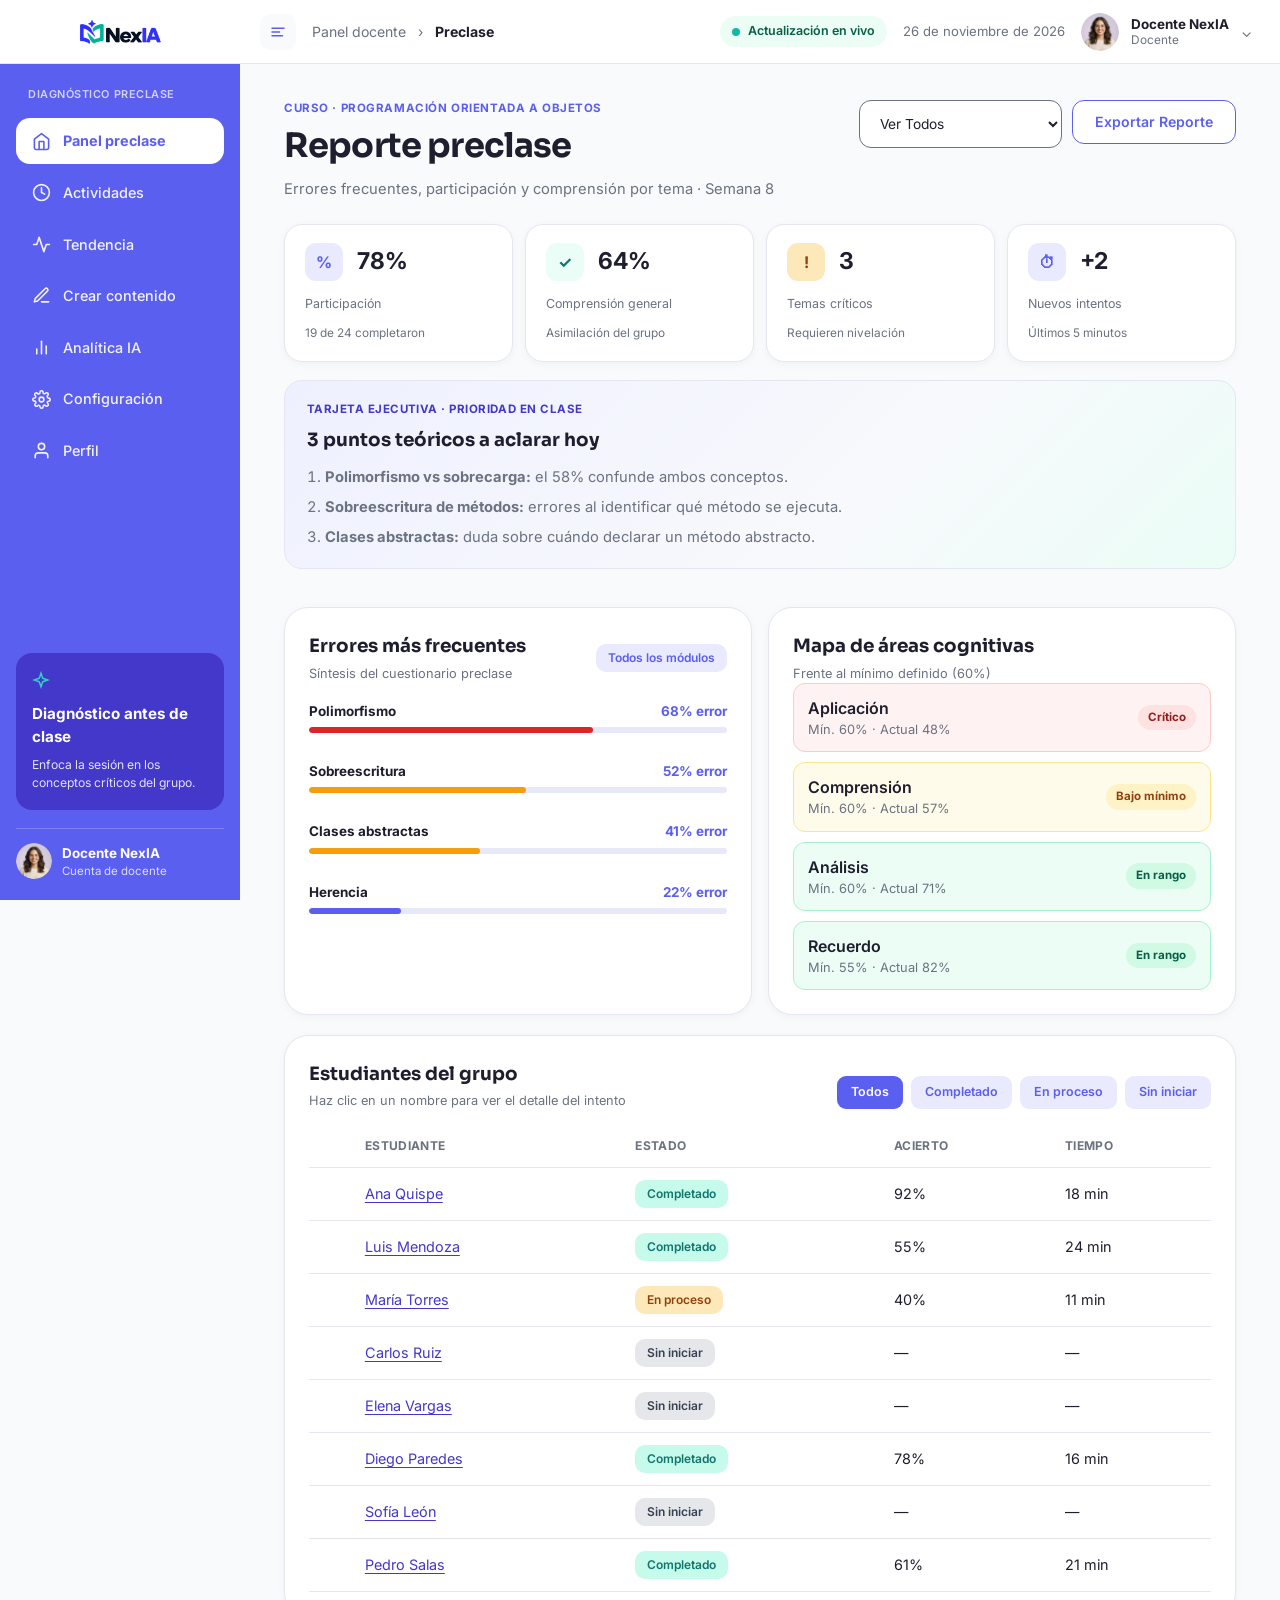
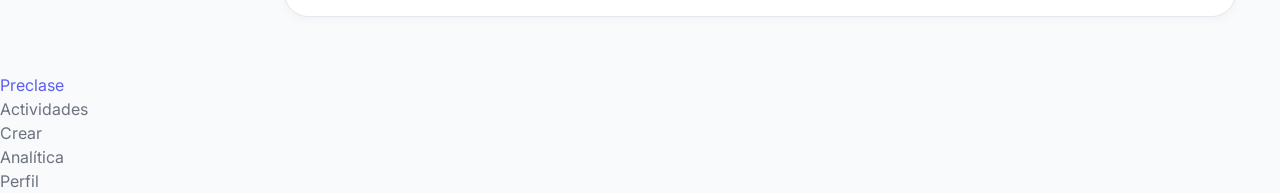
<file: docente.html>
<!DOCTYPE html>
<html lang="es">
<head>
  <meta charset="UTF-8">
  <meta name="viewport" content="width=device-width, initial-scale=1.0">
  <title>NexIA — Panel docente</title>
  <link rel="icon" type="image/png" href="assets/img/favicon.png">
  <link rel="preconnect" href="https://fonts.googleapis.com">
  <link rel="preconnect" href="https://fonts.gstatic.com" crossorigin>
  <link href="https://fonts.googleapis.com/css2?family=Inter:wght@400;500;600;700&family=Sora:wght@600;700&display=swap" rel="stylesheet">
  <link rel="stylesheet" href="css/styles.css">
  <link rel="stylesheet" href="css/app.css">
  <link rel="stylesheet" href="css/docente.css">
</head>
<body class="app-body docente-body">
  <a href="#contenido-principal" class="skip-link">Saltar al contenido</a>

  <header class="app-topbar">
    <div class="app-topbar__brand">
      <button class="app-mobile-menu-btn" id="appSidebarToggle" aria-label="Alternar menú lateral">
        <svg width="20" height="20" viewBox="0 0 24 24" fill="none" stroke="currentColor" stroke-width="2" stroke-linecap="round">
          <line x1="4" y1="7" x2="20" y2="7"></line>
          <line x1="4" y1="12" x2="16" y2="12"></line>
          <line x1="4" y1="17" x2="20" y2="17"></line>
        </svg>
      </button>
      <a href="index.html" class="app-logo-link">
        <img src="assets/img/logo-nexia.png" alt="NexIA" class="app-logo-img">
      </a>
    </div>

    <div class="app-topbar__main">
      <div class="app-topbar__left">
        <button class="app-collapse-btn" id="desktopSidebarToggle" aria-label="Alternar barra lateral">
          <svg width="18" height="18" viewBox="0 0 24 24" fill="none" stroke="currentColor" stroke-width="2" stroke-linecap="round">
            <line x1="4" y1="7" x2="20" y2="7"></line>
            <line x1="4" y1="12" x2="14" y2="12"></line>
            <line x1="4" y1="17" x2="18" y2="17"></line>
          </svg>
        </button>
        <nav class="app-breadcrumb" aria-label="Ruta de navegación">
          <span class="app-breadcrumb__root">Panel docente</span>
          <span class="app-breadcrumb__sep" aria-hidden="true">›</span>
          <span class="app-breadcrumb__current" id="breadcrumbCurrent">Preclase</span>
        </nav>
      </div>

      <div class="app-topbar__right">
        <span class="live-pill" id="liveUpdatePill" aria-live="polite">
          <span class="live-pill__dot" aria-hidden="true"></span>
          Actualización en vivo
        </span>
        <span class="app-topbar__date">26 de noviembre de 2026</span>
        <button class="app-user-trigger" data-nav-target="perfil-docente" aria-label="Ir a perfil docente">
          <img src="assets/img/avatar-usuario.png" alt="" class="app-user-avatar">
          <span class="app-user-info">
            <span class="app-user-name">Docente NexIA</span>
            <span class="app-user-role">Docente</span>
          </span>
          <span class="app-user-chevron" aria-hidden="true">⌄</span>
        </button>
        <button class="app-mobile-profile-btn" data-nav-target="perfil-docente" aria-label="Mi perfil">
          <svg width="20" height="20" viewBox="0 0 24 24" fill="none" stroke="currentColor" stroke-width="2" stroke-linecap="round" stroke-linejoin="round">
            <path d="M20 21v-2a4 4 0 0 0-4-4H8a4 4 0 0 0-4 4v2"></path>
            <circle cx="12" cy="7" r="4"></circle>
          </svg>
        </button>
      </div>
    </div>
  </header>

  <div class="app-shell">
    <aside class="app-sidebar" id="appSidebar" aria-label="Menú del panel docente">
      <div class="app-sidebar__top">
        <p class="app-sidebar__eyebrow">DIAGNÓSTICO PRECLASE</p>
        <nav class="sidebar-nav">
          <button type="button" class="sidebar-nav__btn is-active" data-nav-group="preclase" data-nav-target="panel-preclase">
            <svg width="19" height="19" viewBox="0 0 24 24" fill="none" stroke="currentColor" stroke-width="2" stroke-linecap="round" stroke-linejoin="round"><path d="M3 9l9-7 9 7v11a2 2 0 0 1-2 2H5a2 2 0 0 1-2-2z"></path><polyline points="9 22 9 12 15 12 15 22"></polyline></svg>
            <span>Panel preclase</span>
          </button>
          <button type="button" class="sidebar-nav__btn" data-nav-group="actividades" data-nav-target="actividades">
            <svg width="19" height="19" viewBox="0 0 24 24" fill="none" stroke="currentColor" stroke-width="2" stroke-linecap="round" stroke-linejoin="round"><circle cx="12" cy="12" r="10"></circle><polyline points="12 6 12 12 16 14"></polyline></svg>
            <span>Actividades</span>
          </button>
          <button type="button" class="sidebar-nav__btn" data-nav-group="tendencia" data-nav-target="tendencia">
            <svg width="19" height="19" viewBox="0 0 24 24" fill="none" stroke="currentColor" stroke-width="2" stroke-linecap="round" stroke-linejoin="round"><polyline points="22 12 18 12 15 21 9 3 6 12 2 12"></polyline></svg>
            <span>Tendencia</span>
          </button>
          <button type="button" class="sidebar-nav__btn" data-nav-group="contenido" data-nav-target="crear-contenido">
            <svg width="19" height="19" viewBox="0 0 24 24" fill="none" stroke="currentColor" stroke-width="2" stroke-linecap="round" stroke-linejoin="round"><path d="M12 20h9"></path><path d="M16.5 3.5a2.1 2.1 0 0 1 3 3L7 19l-4 1 1-4 12.5-12.5z"></path></svg>
            <span>Crear contenido</span>
          </button>
          <button type="button" class="sidebar-nav__btn" data-nav-group="analitica" data-nav-target="analitica">
            <svg width="19" height="19" viewBox="0 0 24 24" fill="none" stroke="currentColor" stroke-width="2" stroke-linecap="round" stroke-linejoin="round"><line x1="18" y1="20" x2="18" y2="10"></line><line x1="12" y1="20" x2="12" y2="4"></line><line x1="6" y1="20" x2="6" y2="14"></line></svg>
            <span>Analítica IA</span>
          </button>
          <button type="button" class="sidebar-nav__btn" data-nav-group="config" data-nav-target="configuracion">
            <svg width="19" height="19" viewBox="0 0 24 24" fill="none" stroke="currentColor" stroke-width="2" stroke-linecap="round" stroke-linejoin="round"><circle cx="12" cy="12" r="3"></circle><path d="M19.4 15a1.7 1.7 0 0 0 .3 1.8l.1.1a2 2 0 1 1-2.8 2.8l-.1-.1a1.7 1.7 0 0 0-1.8-.3 1.7 1.7 0 0 0-1 1.5V21a2 2 0 1 1-4 0v-.1a1.7 1.7 0 0 0-1-1.5 1.7 1.7 0 0 0-1.8.3l-.1.1a2 2 0 1 1-2.8-2.8l.1-.1a1.7 1.7 0 0 0 .3-1.8 1.7 1.7 0 0 0-1.5-1H3a2 2 0 1 1 0-4h.1a1.7 1.7 0 0 0 1.5-1 1.7 1.7 0 0 0-.3-1.8l-.1-.1a2 2 0 1 1 2.8-2.8l.1.1a1.7 1.7 0 0 0 1.8.3H9a1.7 1.7 0 0 0 1-1.5V3a2 2 0 1 1 4 0v.1a1.7 1.7 0 0 0 1 1.5 1.7 1.7 0 0 0 1.8-.3l.1-.1a2 2 0 1 1 2.8 2.8l-.1.1a1.7 1.7 0 0 0-.3 1.8V9c.2.7.8 1.2 1.5 1.3H21a2 2 0 1 1 0 4h-.1a1.7 1.7 0 0 0-1.5 1z"></path></svg>
            <span>Configuración</span>
          </button>
          <button type="button" class="sidebar-nav__btn" data-nav-group="perfil" data-nav-target="perfil-docente">
            <svg width="19" height="19" viewBox="0 0 24 24" fill="none" stroke="currentColor" stroke-width="2" stroke-linecap="round" stroke-linejoin="round"><path d="M20 21v-2a4 4 0 0 0-4-4H8a4 4 0 0 0-4 4v2"></path><circle cx="12" cy="7" r="4"></circle></svg>
            <span>Perfil</span>
          </button>
        </nav>
      </div>

      <div class="app-sidebar__bottom">
        <div class="sidebar-promo">
          <div class="sidebar-promo__icon" aria-hidden="true">
            <svg width="18" height="18" viewBox="0 0 24 24" fill="none" stroke="#2DD4BF" stroke-width="2"><path d="M12 3l1.9 5.8a2 2 0 0 0 1.3 1.3L21 12l-5.8 1.9a2 2 0 0 0-1.3 1.3L12 21l-1.9-5.8a2 2 0 0 0-1.3-1.3L3 12l5.8-1.9a2 2 0 0 0 1.3-1.3L12 3z"></path></svg>
          </div>
          <h2 class="sidebar-promo__title">Diagnóstico antes de clase</h2>
          <p class="sidebar-promo__text">Enfoca la sesión en los conceptos críticos del grupo.</p>
        </div>
        <div class="sidebar-user">
          <img src="assets/img/avatar-usuario.png" alt="" class="sidebar-user__avatar">
          <div>
            <p class="sidebar-user__name">Docente NexIA</p>
            <p class="sidebar-user__role">Cuenta de docente</p>
          </div>
        </div>
      </div>
    </aside>

    <main class="app-main" id="contenido-principal">

      <!-- HU01 + HU03 + HU04 + HU05 + HU06 + HU14 -->
      <section class="app-view is-active" data-view="panel-preclase" data-group="preclase" data-title="Preclase">
        <div class="view-header view-header--row">
          <div>
            <p class="view-eyebrow">CURSO · PROGRAMACIÓN ORIENTADA A OBJETOS</p>
            <h1 class="view-title">Reporte preclase</h1>
            <p class="view-subtitle">Errores frecuentes, participación y comprensión por tema · Semana 8</p>
          </div>
          <div class="view-header__actions">
            <label class="module-filter">
              <span class="sr-only">Filtrar por micromódulo</span>
              <select id="moduleFilter" class="form-input module-filter__select" aria-label="Micromódulos de la semana">
                <option value="todos">Ver Todos</option>
                <option value="m1">M1 · Herencia</option>
                <option value="m2">M2 · Polimorfismo</option>
                <option value="m3">M3 · Sobreescritura</option>
                <option value="m4">M4 · Clases abstractas</option>
              </select>
            </label>
            <button type="button" class="app-btn app-btn--outline" id="exportReportBtn">Exportar Reporte</button>
          </div>
        </div>

        <div class="doc-kpi-grid" id="preclaseKpis">
          <article class="stat-card stat-card--tall">
            <div class="stat-card__top">
              <span class="icon-box icon-box--purple" aria-hidden="true">%</span>
              <p class="stat-card__value" id="kpiParticipacion">78%</p>
            </div>
            <p class="stat-card__label">Participación</p>
            <p class="stat-card__foot" id="kpiParticipacionFoot">19 de 24 completaron</p>
          </article>
          <article class="stat-card stat-card--tall">
            <div class="stat-card__top">
              <span class="icon-box icon-box--mint" aria-hidden="true">✓</span>
              <p class="stat-card__value" id="kpiComprension">64%</p>
            </div>
            <p class="stat-card__label">Comprensión general</p>
            <p class="stat-card__foot">Asimilación del grupo</p>
          </article>
          <article class="stat-card stat-card--tall">
            <div class="stat-card__top">
              <span class="icon-box icon-box--amber" aria-hidden="true">!</span>
              <p class="stat-card__value" id="kpiCriticos">3</p>
            </div>
            <p class="stat-card__label">Temas críticos</p>
            <p class="stat-card__foot">Requieren nivelación</p>
          </article>
          <article class="stat-card stat-card--tall">
            <div class="stat-card__top">
              <span class="icon-box icon-box--purple" aria-hidden="true">⏱</span>
              <p class="stat-card__value" id="kpiLive">+2</p>
            </div>
            <p class="stat-card__label">Nuevos intentos</p>
            <p class="stat-card__foot">Últimos 5 minutos</p>
          </article>
        </div>

        <article class="exec-card" id="executiveCard">
          <p class="exec-card__eyebrow">TARJETA EJECUTIVA · PRIORIDAD EN CLASE</p>
          <h2 class="exec-card__title">3 puntos teóricos a aclarar hoy</h2>
          <ol class="exec-card__list" id="executivePoints">
            <li><strong>Polimorfismo vs sobrecarga:</strong> el 58% confunde ambos conceptos.</li>
            <li><strong>Sobreescritura de métodos:</strong> errores al identificar qué método se ejecuta.</li>
            <li><strong>Clases abstractas:</strong> duda sobre cuándo declarar un método abstracto.</li>
          </ol>
        </article>

        <div class="doc-split-grid">
          <article class="chart-card">
            <div class="chart-card__head">
              <div>
                <h2 class="chart-card__title">Errores más frecuentes</h2>
                <p class="chart-card__sub">Síntesis del cuestionario preclase</p>
              </div>
              <span class="status-chip status-chip--purple" id="chartModuleLabel">Todos los módulos</span>
            </div>
            <div class="topic-bars" id="errorBars">
              <button type="button" class="topic-bar-item topic-bar-item--clickable" data-concept="polimorfismo">
                <div class="topic-bar-item__head"><span>Polimorfismo</span><span class="space-code-text">68% error</span></div>
                <div class="progress-track"><span class="progress-fill progress-fill--danger" style="width:68%"></span></div>
              </button>
              <button type="button" class="topic-bar-item topic-bar-item--clickable" data-concept="sobreescritura">
                <div class="topic-bar-item__head"><span>Sobreescritura</span><span class="space-code-text">52% error</span></div>
                <div class="progress-track"><span class="progress-fill progress-fill--warn" style="width:52%"></span></div>
              </button>
              <button type="button" class="topic-bar-item topic-bar-item--clickable" data-concept="abstractas">
                <div class="topic-bar-item__head"><span>Clases abstractas</span><span class="space-code-text">41% error</span></div>
                <div class="progress-track"><span class="progress-fill progress-fill--warn" style="width:41%"></span></div>
              </button>
              <button type="button" class="topic-bar-item topic-bar-item--clickable" data-concept="herencia">
                <div class="topic-bar-item__head"><span>Herencia</span><span class="space-code-text">22% error</span></div>
                <div class="progress-track"><span class="progress-fill" style="width:22%"></span></div>
              </button>
            </div>
            <div class="concept-breakdown" id="conceptBreakdown" hidden>
              <h3 class="concept-breakdown__title" id="conceptBreakdownTitle">Desglose</h3>
              <ul class="concept-breakdown__list" id="conceptBreakdownList"></ul>
            </div>
          </article>

          <article class="chart-card">
            <h2 class="chart-card__title">Mapa de áreas cognitivas</h2>
            <p class="chart-card__sub">Frente al mínimo definido (60%)</p>
            <div class="heat-list" id="cognitiveHeat">
              <div class="heat-row heat-row--critical">
                <div><p class="heat-row__label">Aplicación</p><p class="heat-row__meta">Mín. 60% · Actual 48%</p></div>
                <span class="heat-badge">Crítico</span>
              </div>
              <div class="heat-row heat-row--warn">
                <div><p class="heat-row__label">Comprensión</p><p class="heat-row__meta">Mín. 60% · Actual 57%</p></div>
                <span class="heat-badge heat-badge--warn">Bajo mínimo</span>
              </div>
              <div class="heat-row heat-row--ok">
                <div><p class="heat-row__label">Análisis</p><p class="heat-row__meta">Mín. 60% · Actual 71%</p></div>
                <span class="heat-badge heat-badge--ok">En rango</span>
              </div>
              <div class="heat-row heat-row--ok">
                <div><p class="heat-row__label">Recuerdo</p><p class="heat-row__meta">Mín. 55% · Actual 82%</p></div>
                <span class="heat-badge heat-badge--ok">En rango</span>
              </div>
            </div>
          </article>
        </div>

        <article class="chart-card">
          <div class="chart-card__head">
            <div>
              <h2 class="chart-card__title">Estudiantes del grupo</h2>
              <p class="chart-card__sub">Haz clic en un nombre para ver el detalle del intento</p>
            </div>
            <div class="student-filter-bar">
              <div class="filter-chips" role="group" aria-label="Filtrar por estado">
                <button type="button" class="filter-chip is-active" data-student-filter="todos">Todos</button>
                <button type="button" class="filter-chip" data-student-filter="completado">Completado</button>
                <button type="button" class="filter-chip" data-student-filter="en-proceso">En proceso</button>
                <button type="button" class="filter-chip" data-student-filter="sin-iniciar">Sin iniciar</button>
              </div>
              <button type="button" class="app-btn app-btn--primary" id="sendReminderBtn" hidden>Enviar recordatorio</button>
            </div>
          </div>

          <div class="student-table-wrap">
            <table class="student-table" id="studentTable">
              <thead>
                <tr>
                  <th scope="col"><input type="checkbox" id="selectAllLagging" aria-label="Seleccionar rezagados" hidden></th>
                  <th scope="col">Estudiante</th>
                  <th scope="col">Estado</th>
                  <th scope="col">Acierto</th>
                  <th scope="col">Tiempo</th>
                </tr>
              </thead>
              <tbody id="studentTableBody"></tbody>
            </table>
          </div>
        </article>
      </section>

      <!-- HU02 -->
      <section class="app-view" data-view="actividades" data-group="actividades" data-title="Actividades">
        <div class="view-header">
          <p class="view-eyebrow">NIVELACIÓN EN CLASE · 20–30 MIN</p>
          <h1 class="view-title">Catálogo de actividades</h1>
          <p class="view-subtitle">Dinámicas breves recomendadas según los puntos débiles del reporte preclase.</p>
        </div>

        <div class="recommend-banner">
          <div>
            <p class="recommend-banner__eyebrow">RECOMENDADO PARA TU GRUPO</p>
            <h2 class="recommend-banner__title">Prioriza polimorfismo y sobreescritura</h2>
            <p class="recommend-banner__text">NexIA seleccionó 3 dinámicas alineadas a los errores detectados esta semana.</p>
          </div>
          <button type="button" class="app-btn app-btn--white" data-nav-target="panel-preclase">Ver reporte</button>
        </div>

        <div class="activity-filters">
          <label>
            <span class="form-label">Duración</span>
            <select id="activityDuration" class="form-input">
              <option value="20-30">20–30 minutos</option>
              <option value="15">15 minutos</option>
              <option value="45">45 minutos</option>
            </select>
          </label>
          <label>
            <span class="form-label">Concepto a reforzar</span>
            <select id="activityConcept" class="form-input">
              <option value="todos">Todos</option>
              <option value="polimorfismo">Polimorfismo</option>
              <option value="sobreescritura">Sobreescritura</option>
              <option value="herencia">Herencia</option>
              <option value="abstractas">Clases abstractas</option>
            </select>
          </label>
        </div>

        <div class="activity-grid" id="activityGrid"></div>
      </section>

      <!-- HU07 -->
      <section class="app-view" data-view="tendencia" data-group="tendencia" data-title="Tendencia">
        <div class="view-header">
          <p class="view-eyebrow">COMPROMISO DEL SALÓN</p>
          <h1 class="view-title">Tendencia histórica</h1>
          <p class="view-subtitle">Participación del grupo a lo largo de las semanas del ciclo.</p>
        </div>

        <article class="chart-card chart-card--trend">
          <h2 class="chart-card__title">Participación semanal</h2>
          <p class="chart-card__sub">Eje X: semanas · Eje Y: % de participación</p>
          <div class="trend-chart-wrap">
            <svg id="trendChart" class="trend-chart" viewBox="0 0 640 280" role="img" aria-labelledby="trendTitle">
              <title id="trendTitle">Tendencia de participación por semana</title>
            </svg>
            <div class="trend-tooltip" id="trendTooltip" hidden></div>
          </div>
          <ul class="trend-legend">
            <li><span class="trend-legend__swatch"></span> Participación del grupo</li>
          </ul>
        </article>
      </section>

      <!-- HU09 + HU10 + HU12 + HU13 -->
      <section class="app-view" data-view="crear-contenido" data-group="contenido" data-title="Crear contenido">
        <div class="view-header">
          <p class="view-eyebrow">ESPACIO COMPARTIDO · ASISTIDO POR IA</p>
          <h1 class="view-title">Crear módulo preclase</h1>
          <p class="view-subtitle">Define profundidad, recursos externos y genera evaluación o flashcards.</p>
        </div>

        <div class="create-grid">
          <article class="chart-card">
            <h2 class="chart-card__title">Material base</h2>
            <div class="form-group">
              <label class="form-label" for="moduleTitleInput">Título del módulo</label>
              <input type="text" id="moduleTitleInput" class="form-input" value="Herencia y polimorfismo">
            </div>
            <div class="form-group">
              <label class="form-label" for="complexityLevel">Nivel de Complejidad</label>
              <select id="complexityLevel" class="form-input">
                <option value="basico">Básico — analogías y ejemplos cotidianos</option>
                <option value="intermedio" selected>Intermedio — equilibrio teoría/práctica</option>
                <option value="tecnico">Técnico — tecnicismos y rigor formal</option>
              </select>
            </div>
            <div class="form-group">
              <label class="form-label" for="moduleNotes">Apuntes o texto fuente</label>
              <textarea id="moduleNotes" class="form-textarea" rows="6">El polimorfismo permite que un mismo mensaje produzca comportamientos distintos según la clase receptora. No confundir con la sobrecarga de métodos.</textarea>
            </div>
            <div class="create-actions">
              <button type="button" class="app-btn app-btn--primary" id="rewriteLevelBtn">Adaptar nivel con IA</button>
              <button type="button" class="app-btn app-btn--outline" id="undoRewriteBtn" disabled>Deshacer cambio</button>
            </div>
            <p class="inline-hint" id="rewriteHint" hidden>Material reescrito al nivel seleccionado.</p>
          </article>

          <article class="chart-card">
            <h2 class="chart-card__title">Recursos multimedia</h2>
            <p class="chart-card__sub">YouTube, Spotify o Vimeo — se previsualizan en la app</p>
            <div class="form-group">
              <label class="form-label" for="mediaUrlInput">URL del recurso</label>
              <input type="url" id="mediaUrlInput" class="form-input" placeholder="https://www.youtube.com/watch?v=...">
            </div>
            <button type="button" class="app-btn app-btn--outline app-btn--full" id="previewMediaBtn">Previsualizar recurso</button>
            <div class="media-preview" id="mediaPreview" hidden>
              <div class="media-preview__frame" id="mediaPreviewFrame"></div>
              <p class="media-preview__track">Tracking de clics / reproducción: activo para analítica</p>
            </div>

            <hr class="card-divider">

            <h2 class="chart-card__title">Generar con IA</h2>
            <div class="create-actions create-actions--stack">
              <button type="button" class="app-btn app-btn--primary" id="generateQuizBtn" data-nav-target="borrador-eval">Generar cuestionario (borrador)</button>
              <button type="button" class="app-btn app-btn--outline" id="generateFlashcardsBtn">Generar Flashcards</button>
            </div>
          </article>
        </div>

        <article class="chart-card" id="flashcardsDraft" hidden>
          <div class="chart-card__head">
            <div>
              <h2 class="chart-card__title">Borrador de flashcards</h2>
              <p class="chart-card__sub">Edita anverso y reverso antes de publicar</p>
            </div>
            <button type="button" class="app-btn app-btn--primary" id="publishFlashcardsBtn">Publicar flashcards</button>
          </div>
          <div class="flash-draft-grid" id="flashDraftGrid"></div>
        </article>
      </section>

      <!-- HU09 borrador -->
      <section class="app-view" data-view="borrador-eval" data-group="contenido" data-title="Borrador de evaluación">
        <div class="view-header view-header--row">
          <div>
            <p class="view-eyebrow">NO VISIBLE PARA ESTUDIANTES</p>
            <h1 class="view-title">Borrador de evaluación</h1>
            <p class="view-subtitle">Revisa, edita o elimina las preguntas propuestas por la IA.</p>
          </div>
          <button type="button" class="app-btn app-btn--primary" id="approvePublishBtn">Aprobar y Publicar</button>
        </div>

        <div class="draft-list" id="draftQuestionList"></div>

        <div class="publish-success" id="publishSuccess" hidden>
          <h2 class="publish-success__title">Espacio publicado</h2>
          <p class="publish-success__text">Código único para unirse:</p>
          <p class="publish-success__code" id="spaceJoinCode">NX-7K29</p>
          <button type="button" class="app-btn app-btn--outline" id="copySpaceCodeBtn">Copiar código</button>
        </div>
      </section>

      <!-- HU11 + HU16 -->
      <section class="app-view" data-view="analitica" data-group="analitica" data-title="Analítica IA">
        <div class="view-header view-header--row">
          <div>
            <p class="view-eyebrow">OPINIÓN DEL GRUPO · RESPUESTAS ABIERTAS</p>
            <h1 class="view-title">Analítica con IA</h1>
            <p class="view-subtitle">Clústeres, nube de palabras y preguntas de debate para el aula.</p>
          </div>
          <button type="button" class="app-btn app-btn--primary" id="generateDebateBtn">Generar preguntas de debate</button>
        </div>

        <article class="chart-card">
          <h2 class="chart-card__title">Análisis de respuestas abiertas</h2>
          <p class="chart-card__sub">Conceptos más mencionados en notas de voz y texto libre</p>
          <div class="word-cloud" id="wordCloud" role="list"></div>
          <div class="cluster-examples" id="clusterExamples" hidden>
            <h3 class="cluster-examples__title" id="clusterExamplesTitle">Ejemplos anónimos</h3>
            <ul id="clusterExamplesList"></ul>
          </div>
        </article>

        <div class="debate-grid" id="debateGrid" hidden></div>
      </section>

      <!-- HU08 + HU15 -->
      <section class="app-view" data-view="configuracion" data-group="config" data-title="Configuración">
        <div class="view-header">
          <p class="view-eyebrow">ESPACIO Y TUTOR</p>
          <h1 class="view-title">Configuración del curso</h1>
          <p class="view-subtitle">Umbrales cognitivos y estilo del tutor virtual.</p>
        </div>

        <div class="create-grid">
          <article class="chart-card">
            <h2 class="chart-card__title">Puntaje mínimo por área cognitiva</h2>
            <p class="chart-card__sub">Si el estudiante no alcanza el mínimo, se resaltan secciones de la lectura base (sin material nuevo).</p>
            <div class="threshold-list">
              <label class="threshold-row">
                <span>Comprensión</span>
                <input type="number" class="form-input threshold-input" data-area="comprension" min="0" max="100" value="60">
                <span>%</span>
              </label>
              <label class="threshold-row">
                <span>Aplicación</span>
                <input type="number" class="form-input threshold-input" data-area="aplicacion" min="0" max="100" value="60">
                <span>%</span>
              </label>
              <label class="threshold-row">
                <span>Análisis</span>
                <input type="number" class="form-input threshold-input" data-area="analisis" min="0" max="100" value="55">
                <span>%</span>
              </label>
            </div>
            <button type="button" class="app-btn app-btn--primary" id="saveThresholdsBtn">Guardar umbrales</button>
            <p class="inline-hint" id="thresholdSaved" hidden>Umbrales guardados. Estudiantes sobre el corte no reciben material adicional.</p>
          </article>

          <article class="chart-card">
            <h2 class="chart-card__title">Estilo del Tutor AI</h2>
            <p class="chart-card__sub">Las respuestas automáticas seguirán la metodología elegida.</p>
            <div class="tutor-style-options" role="radiogroup" aria-label="Estilo del Tutor AI">
              <button type="button" class="tutor-style is-active" role="radio" aria-checked="true" data-tutor="socratico">
                <strong>Método Socrático</strong>
                <span>Responde con preguntas guiadas</span>
              </button>
              <button type="button" class="tutor-style" role="radio" aria-checked="false" data-tutor="directo">
                <strong>Explicación Directa</strong>
                <span>Respuestas claras y concisas</span>
              </button>
              <button type="button" class="tutor-style" role="radio" aria-checked="false" data-tutor="minerva">
                <strong>Enfoque Minerva</strong>
                <span>Aprendizaje activo basado en casos</span>
              </button>
            </div>
            <p class="inline-hint" id="tutorStyleHint">Estilo activo: Método Socrático</p>
          </article>
        </div>
      </section>

      <section class="app-view" data-view="perfil-docente" data-group="perfil" data-title="Perfil">
        <div class="view-header">
          <h1 class="view-title">Perfil docente</h1>
          <p class="view-subtitle">Cuenta vinculada al panel de diagnóstico preclase.</p>
        </div>
        <article class="profile-hero-card">
          <img src="assets/img/avatar-usuario.png" alt="" class="profile-hero-card__avatar">
          <div>
            <h2 class="profile-hero-card__name">Docente NexIA</h2>
            <p class="profile-hero-card__role">Cuenta de docente · docente@gmail.com</p>
          </div>
        </article>
        <div class="profile-actions">
          <a href="login.html" class="app-btn app-btn--outline" id="logoutDocente">Cerrar sesión</a>
        </div>
      </section>
    </main>
  </div>

  <nav class="bottom-nav" aria-label="Navegación inferior docente">
    <button type="button" class="bottom-nav__btn is-active" data-nav-group="preclase" data-nav-target="panel-preclase"><span>Preclase</span></button>
    <button type="button" class="bottom-nav__btn" data-nav-group="actividades" data-nav-target="actividades"><span>Actividades</span></button>
    <button type="button" class="bottom-nav__btn" data-nav-group="contenido" data-nav-target="crear-contenido"><span>Crear</span></button>
    <button type="button" class="bottom-nav__btn" data-nav-group="analitica" data-nav-target="analitica"><span>Analítica</span></button>
    <button type="button" class="bottom-nav__btn" data-nav-group="perfil" data-nav-target="perfil-docente"><span>Perfil</span></button>
  </nav>

  <!-- Modal detalle estudiante HU03 -->
  <div class="doc-modal" id="studentModal" hidden>
    <div class="doc-modal__backdrop" data-close-modal></div>
    <div class="doc-modal__panel" role="dialog" aria-modal="true" aria-labelledby="studentModalTitle">
      <header class="doc-modal__header">
        <div>
          <p class="view-eyebrow">DETALLE DEL INTENTO</p>
          <h2 id="studentModalTitle">Estudiante</h2>
        </div>
        <button type="button" class="doc-modal__close" data-close-modal aria-label="Cerrar">×</button>
      </header>
      <div class="doc-modal__body" id="studentModalBody"></div>
    </div>
  </div>

  <!-- Modal recordatorio HU04 -->
  <div class="doc-modal" id="reminderModal" hidden>
    <div class="doc-modal__backdrop" data-close-modal></div>
    <div class="doc-modal__panel" role="dialog" aria-modal="true" aria-labelledby="reminderModalTitle">
      <header class="doc-modal__header">
        <h2 id="reminderModalTitle">Enviar recordatorio</h2>
        <button type="button" class="doc-modal__close" data-close-modal aria-label="Cerrar">×</button>
      </header>
      <div class="doc-modal__body">
        <p class="chart-card__sub">Se enviará con copia oculta (CCO) para preservar la privacidad.</p>
        <label class="form-label" for="reminderTemplate">Plantilla editable</label>
        <textarea id="reminderTemplate" class="form-textarea" rows="5">Hola, te recuerdo completar la autoevaluación preclase de esta semana antes de la sesión presencial. Te tomará unos 15 minutos y nos ayuda a enfocar la clase. ¡Gracias!</textarea>
        <p class="inline-hint" id="reminderRecipients"></p>
        <div class="create-actions">
          <button type="button" class="app-btn app-btn--primary" id="confirmReminderBtn">Enviar con CCO</button>
          <button type="button" class="app-btn app-btn--outline" data-close-modal>Cancelar</button>
        </div>
      </div>
    </div>
  </div>

  <!-- Modal exportar HU05 -->
  <div class="doc-modal" id="exportModal" hidden>
    <div class="doc-modal__backdrop" data-close-modal></div>
    <div class="doc-modal__panel" role="dialog" aria-modal="true" aria-labelledby="exportModalTitle">
      <header class="doc-modal__header">
        <h2 id="exportModalTitle">Exportar Reporte</h2>
        <button type="button" class="doc-modal__close" data-close-modal aria-label="Cerrar">×</button>
      </header>
      <div class="doc-modal__body">
        <p class="chart-card__sub">Incluye: curso, fecha, % de asimilación general y detalle por alumno.</p>
        <div class="export-options">
          <button type="button" class="export-option" data-export="pdf">
            <strong>PDF (gráfico)</strong>
            <span>Reporte visual para evidencia académica</span>
          </button>
          <button type="button" class="export-option" data-export="excel">
            <strong>Excel (tabular)</strong>
            <span>Datos por alumno y por tema</span>
          </button>
        </div>
        <p class="inline-hint" id="exportFeedback" hidden></p>
      </div>
    </div>
  </div>

  <!-- Toast -->
  <div class="doc-toast" id="docToast" hidden role="status"></div>

  <script src="js/docente.js"></script>
</body>
</html>
</file>
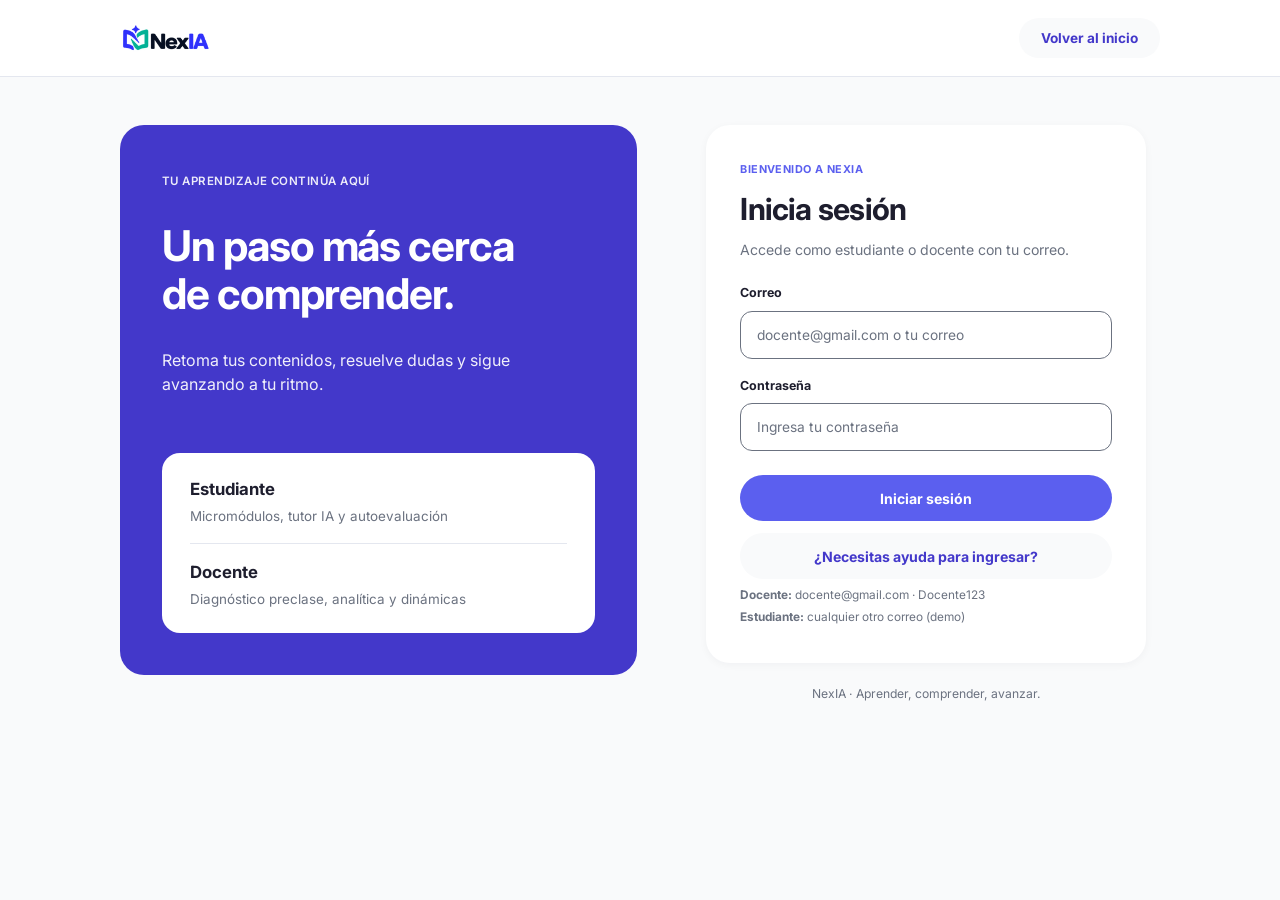
<file: login.html>
<!DOCTYPE html>
<html lang="es">
<head>
  <meta charset="UTF-8">
  <meta name="viewport" content="width=device-width, initial-scale=1.0">
  <title>Iniciar sesión — NexIA</title>
  <link rel="icon" type="image/png" href="assets/img/favicon.png">
  <link rel="preconnect" href="https://fonts.googleapis.com">
  <link rel="preconnect" href="https://fonts.gstatic.com" crossorigin>
  <link href="https://fonts.googleapis.com/css2?family=Inter:wght@400;500;600;700&display=swap" rel="stylesheet">
  <link rel="stylesheet" href="css/styles.css">
</head>
<body class="auth-body">
  <a href="#contenido-principal" class="skip-link">Saltar al contenido</a>

  <header class="auth-header">
    <div class="container auth-header__inner">
      <a href="index.html" class="brand-logo brand-logo--auth">
        <img src="assets/img/logo-nexia.png" alt="NexIA" class="brand-logo-img">
      </a>
      <a href="index.html" class="auth-back-btn">Volver al inicio</a>
    </div>
  </header>

  <main class="auth-main" id="contenido-principal">
    <div class="container">
      <div class="auth-grid">
        <section class="auth-promo" aria-label="Beneficios de aprendizaje">
          <p class="auth-promo__eyebrow">TU APRENDIZAJE CONTINÚA AQUÍ</p>
          <h2 class="auth-promo__title">
            Un paso más cerca<br>
            de comprender.
          </h2>
          <p class="auth-promo__desc">
            Retoma tus contenidos, resuelve dudas y sigue avanzando a tu ritmo.
          </p>

          <div class="auth-promo__box">
            <div class="auth-promo__item">
              <h2 class="auth-promo__item-title">Estudiante</h2>
              <p class="auth-promo__item-sub">Micromódulos, tutor IA y autoevaluación</p>
            </div>
            <hr class="auth-promo__divider">
            <div class="auth-promo__item">
              <h2 class="auth-promo__item-title">Docente</h2>
              <p class="auth-promo__item-sub">Diagnóstico preclase, analítica y dinámicas</p>
            </div>
          </div>
        </section>

        <div class="auth-column-right">
          <section class="auth-card" aria-labelledby="loginHeading">
            <p class="auth-card__eyebrow">BIENVENIDO A NEXIA</p>
            <h1 class="auth-card__title" id="loginHeading">Inicia sesión</h1>
            <p class="auth-card__subtitle">Accede como estudiante o docente con tu correo.</p>

            <form class="auth-form" id="loginForm" novalidate>
              <div class="form-group">
                <label for="email" class="form-label">Correo</label>
                <input
                  type="email"
                  id="email"
                  name="email"
                  class="form-input"
                  placeholder="docente@gmail.com o tu correo"
                  autocomplete="username"
                  required
                >
              </div>

              <div class="form-group">
                <label for="password" class="form-label">Contraseña</label>
                <input
                  type="password"
                  id="password"
                  name="password"
                  class="form-input"
                  placeholder="Ingresa tu contraseña"
                  autocomplete="current-password"
                  required
                >
              </div>

              <p class="auth-error" id="loginError" role="alert" hidden></p>

              <div class="auth-actions">
                <button type="submit" class="auth-btn auth-btn--primary">Iniciar sesión</button>
                <button type="button" class="auth-btn auth-btn--secondary">¿Necesitas ayuda para ingresar?</button>
              </div>
            </form>

            <div class="auth-demo-hints">
              <p class="auth-card__footnote"><strong>Docente:</strong> docente@gmail.com · Docente123</p>
              <p class="auth-card__footnote"><strong>Estudiante:</strong> cualquier otro correo (demo)</p>
            </div>
          </section>

          <p class="auth-caption">NexIA · Aprender, comprender, avanzar.</p>
        </div>
      </div>
    </div>
  </main>

  <script src="js/main.js"></script>
</body>
</html>
</file>
<file: css/styles.css>
:root {
  /* Paleta NexIA (guía de estilos HCI) */
  --color-primary: #5B5FEF;
  --color-primary-dark: #4338CA;
  --color-primary-soft: #EAEAFE;
  --color-primary-text: #4338CA;

  --color-mint-bg: #EBFDF7;
  --color-mint-row: #EFFBF7;
  --color-mint-badge: #C6FAEA;
  --color-mint-text: #0F766E;
  --color-secondary: #14B8A6;

  --color-amber-bg: #FDF7E7;
  --color-amber-badge: #FDE8B9;
  --color-amber-solid: #F59E0B;
  --color-amber-text: #92400E;

  --color-bg-main: #F9FAFB;
  --color-surface: #FFFFFF;
  --color-surface-muted: #F3F4F8;

  --color-text-main: #1E1E2E;
  --color-text-muted: #6B7280;
  --color-text-on-primary: #FFFFFF;

  --color-border: #E4E7EF;
  --color-input-border: #6B7280;

  --shadow-sm: 0 2px 8px rgba(30, 30, 46, 0.04);
  --shadow-card: 0 12px 32px rgba(30, 30, 46, 0.08);

  --radius-sm: 8px;
  --radius-md: 12px;
  --radius-lg: 18px;
  --radius-xl: 24px;
  --radius-pill: 9999px;

  --font-sans: 'Inter', -apple-system, BlinkMacSystemFont, 'Segoe UI', Roboto, sans-serif;
  --font-display: 'Sora', 'Inter', sans-serif;
  --container-max: 1120px;
}

*,
*::before,
*::after {
  box-sizing: border-box;
  margin: 0;
  padding: 0;
}

html {
  scroll-behavior: smooth;
  font-family: var(--font-sans);
  background-color: var(--color-bg-main);
  color: var(--color-text-main);
  -webkit-font-smoothing: antialiased;
}

body {
  min-height: 100vh;
  overflow-x: hidden;
  line-height: 1.5;
}

a {
  color: inherit;
  text-decoration: none;
}

ul {
  list-style: none;
}

button,
input,
select {
  font: inherit;
}

.skip-link {
  position: absolute;
  top: -100px;
  left: 16px;
  z-index: 1000;
  background-color: var(--color-primary-dark);
  color: var(--color-text-on-primary);
  padding: 12px 20px;
  border-radius: var(--radius-sm);
  font-size: 0.88rem;
  font-weight: 700;
  box-shadow: var(--shadow-card);
  transition: top 0.15s ease;
}

.skip-link:focus {
  top: 16px;
}

a:focus-visible,
button:focus-visible,
input:focus-visible,
select:focus-visible,
textarea:focus-visible,
[tabindex]:focus-visible {
  outline: 3px solid var(--color-primary-dark);
  outline-offset: 2px;
}

.site-footer a:focus-visible,
.site-footer button:focus-visible,
.app-sidebar a:focus-visible,
.app-sidebar button:focus-visible {
  outline-color: var(--color-text-on-primary);
}

section[id] {
  scroll-margin-top: 84px;
}

.container {
  width: 100%;
  max-width: var(--container-max);
  margin: 0 auto;
  padding: 0 24px;
}

.pill-badge {
  display: inline-flex;
  align-items: center;
  padding: 6px 14px;
  border-radius: var(--radius-pill);
  font-size: 0.75rem;
  font-weight: 700;
  letter-spacing: 0.03em;
  text-transform: uppercase;
}

.pill-badge--purple {
  background-color: var(--color-primary-soft);
  color: var(--color-primary-text);
}

.pill-badge--mint {
  background-color: var(--color-mint-badge);
  color: var(--color-mint-text);
}

.pill-badge--amber {
  background-color: var(--color-amber-badge);
  color: var(--color-amber-text);
}

.site-header {
  background-color: var(--color-bg-main);
  position: sticky;
  top: 0;
  z-index: 100;
}

.header-inner {
  display: flex;
  align-items: center;
  justify-content: space-between;
  height: 76px;
  border-bottom: 1px solid var(--color-border);
}

.brand-logo {
  display: inline-flex;
  align-items: center;
  font-size: 1.75rem;
  font-weight: 700;
  color: var(--color-primary-text);
  letter-spacing: -0.02em;
}

.brand-logo-img {
  height: 36px;
  width: auto;
  display: block;
}

.desktop-nav,
.header-cta-desktop {
  display: none;
}

.menu-toggle {
  display: inline-flex;
  align-items: center;
  justify-content: center;
  width: 40px;
  height: 40px;
  background: transparent;
  border: none;
  color: var(--color-text-main);
  cursor: pointer;
}

.mobile-drawer {
  display: none;
  position: fixed;
  top: 76px;
  left: 0;
  right: 0;
  bottom: 0;
  background-color: var(--color-bg-main);
  z-index: 99;
  padding: 32px 24px 40px;
  flex-direction: column;
  justify-content: space-between;
}

.mobile-drawer.is-open {
  display: flex;
}

.mobile-drawer__eyebrow {
  font-size: 0.75rem;
  font-weight: 600;
  color: var(--color-text-muted);
  letter-spacing: 0.04em;
  text-transform: uppercase;
  margin-bottom: 28px;
}

.mobile-drawer__list {
  display: flex;
  flex-direction: column;
  gap: 32px;
}

.mobile-drawer__link {
  display: flex;
  align-items: center;
  justify-content: space-between;
  font-size: 1.35rem;
  font-weight: 700;
  color: var(--color-text-main);
}

.mobile-drawer__arrow {
  color: var(--color-primary-text);
  font-size: 1.1rem;
}

.mobile-drawer__cta {
  display: flex;
  align-items: center;
  justify-content: center;
  gap: 10px;
  width: 100%;
  padding: 16px 24px;
  background-color: var(--color-surface);
  border: 1px solid var(--color-border);
  border-radius: var(--radius-md);
  color: var(--color-primary-text);
  font-weight: 700;
  font-size: 1rem;
  box-shadow: var(--shadow-sm);
}

.hero {
  padding: 40px 0 64px;
}

.hero-grid {
  display: flex;
  flex-direction: column;
  gap: 40px;
}

.hero-content {
  display: flex;
  flex-direction: column;
  align-items: flex-start;
}

.hero-title {
  margin-top: 20px;
  font-family: var(--font-display);
  font-size: 2.5rem;
  line-height: 1.12;
  font-weight: 700;
  letter-spacing: -0.03em;
  color: var(--color-text-main);
}

.hero-description {
  margin-top: 20px;
  font-size: 1.05rem;
  line-height: 1.6;
  color: var(--color-text-muted);
  max-width: 500px;
}

.hero-cta-row {
  display: flex;
  flex-wrap: wrap;
  gap: 10px;
  margin-top: 22px;
}

.hero-cta {
  display: inline-flex;
  align-items: center;
  justify-content: center;
  min-height: 44px;
  padding: 10px 18px;
  border-radius: var(--radius-pill);
  font-size: 0.92rem;
  font-weight: 600;
  transition: background-color 0.15s ease, color 0.15s ease, border-color 0.15s ease;
}

.hero-cta--primary {
  background-color: var(--color-primary);
  color: var(--color-text-on-primary);
}

.hero-cta--primary:hover {
  background-color: var(--color-primary-dark);
}

.hero-cta--secondary {
  background-color: var(--color-surface);
  color: var(--color-primary-dark);
  border: 1px solid var(--color-border);
}

.hero-cta--secondary:hover {
  background-color: var(--color-primary-soft);
  border-color: #C7C8FB;
}

.hero-footnote {
  margin-top: 20px;
  font-size: 0.82rem;
  color: var(--color-text-muted);
}

.footer-cta__btn {
  margin-top: 18px;
}

.hero-showcase {
  background-color: var(--color-primary);
  border-radius: var(--radius-xl);
  padding: 20px;
  display: flex;
  flex-direction: column;
  gap: 14px;
  position: relative;
}

.showcase-top-row {
  display: flex;
  flex-direction: column;
  gap: 10px;
}

.showcase-source-card {
  background-color: var(--color-surface);
  border-radius: var(--radius-lg);
  padding: 16px 18px;
  display: flex;
  align-items: center;
  gap: 14px;
  width: 82%;
  box-shadow: var(--shadow-card);
}

.pdf-pill {
  background-color: var(--color-mint-badge);
  color: var(--color-mint-text);
  font-weight: 700;
  font-size: 0.8rem;
  padding: 8px 14px;
  border-radius: var(--radius-pill);
  flex-shrink: 0;
}

.source-card__title {
  font-size: 0.95rem;
  font-weight: 700;
  color: var(--color-text-main);
}

.source-card__subtitle {
  font-size: 0.78rem;
  color: var(--color-text-muted);
}

.showcase-floating-pill {
  align-self: flex-end;
  background-color: var(--color-mint-badge);
  color: var(--color-mint-text);
  font-size: 0.78rem;
  font-weight: 600;
  padding: 10px 16px;
  border-radius: var(--radius-md);
  display: inline-flex;
  align-items: center;
  gap: 6px;
  box-shadow: var(--shadow-sm);
}

.showcase-route-card {
  background-color: var(--color-surface);
  border-radius: var(--radius-lg);
  padding: 22px 20px;
  box-shadow: var(--shadow-card);
  display: flex;
  flex-direction: column;
  align-items: flex-start;
  gap: 12px;
}

.route-card__title {
  font-size: 1.35rem;
  font-weight: 700;
  color: var(--color-text-main);
  letter-spacing: -0.02em;
}

.route-card__subtitle {
  font-size: 0.85rem;
  color: var(--color-text-muted);
}

.route-card__meta {
  display: flex;
  flex-wrap: wrap;
  gap: 10px;
  margin-top: 2px;
}

.meta-chip {
  background-color: var(--color-surface-muted);
  color: var(--color-text-main);
  font-size: 0.78rem;
  font-weight: 600;
  padding: 6px 14px;
  border-radius: var(--radius-pill);
}

.route-card__modules {
  width: 100%;
  display: flex;
  flex-direction: column;
  gap: 8px;
  margin-top: 4px;
}

.module-item {
  display: flex;
  align-items: center;
  gap: 12px;
  padding: 12px 14px;
  border-radius: var(--radius-sm);
  font-size: 0.85rem;
  font-weight: 700;
  color: var(--color-text-main);
}

.module-item--done {
  background-color: var(--color-mint-row);
}

.module-item--next {
  background-color: var(--color-surface-muted);
}

.module-item__check {
  color: var(--color-mint-text);
  font-weight: 700;
}

.module-item__num {
  color: var(--color-text-muted);
  font-weight: 600;
  font-size: 0.8rem;
}

.section-title {
  font-family: var(--font-display);
  font-size: 1.85rem;
  line-height: 1.18;
  font-weight: 700;
  letter-spacing: -0.025em;
  color: var(--color-text-main);
}

.section-subtitle {
  margin-top: 10px;
  font-size: 0.95rem;
  color: var(--color-text-muted);
}

.section-pathway {
  background-color: var(--color-primary);
  padding: 56px 0;
}

.section-pathway .section-title,
.section-features .section-title {
  color: var(--color-text-on-primary);
}

.pathway-grid {
  margin-top: 32px;
  display: flex;
  flex-direction: column;
  gap: 16px;
}

.pathway-card {
  background-color: var(--color-surface);
  border-radius: var(--radius-lg);
  padding: 22px 24px;
  display: flex;
  flex-direction: column;
  gap: 6px;
  box-shadow: var(--shadow-sm);
}

.pathway-card__from {
  font-size: 0.78rem;
  color: var(--color-text-muted);
}

.pathway-card__to {
  font-size: 1.05rem;
  font-weight: 700;
  color: var(--color-text-main);
  display: flex;
  align-items: center;
  gap: 8px;
}

.pathway-card__arrow {
  font-weight: 600;
  color: var(--color-text-main);
}

.pathway-card__result {
  margin-top: 2px;
  font-size: 0.82rem;
  font-weight: 500;
  color: var(--color-primary);
}

.section-steps {
  background-color: var(--color-bg-main);
  padding: 64px 0;
}

.steps-grid {
  margin-top: 32px;
  display: flex;
  flex-direction: column;
  gap: 16px;
}

.step-card {
  background-color: var(--color-surface);
  border: 1px solid var(--color-border);
  border-radius: var(--radius-lg);
  padding: 26px 24px;
  display: flex;
  flex-direction: column;
  align-items: flex-start;
  gap: 14px;
  box-shadow: var(--shadow-sm);
}

.step-badge {
  display: inline-flex;
  align-items: center;
  justify-content: center;
  width: 36px;
  height: 36px;
  border-radius: 10px;
  font-size: 0.82rem;
  font-weight: 700;
}

.step-badge--purple {
  background-color: var(--color-primary-soft);
  color: var(--color-primary-text);
}

.step-badge--mint {
  background-color: var(--color-mint-badge);
  color: var(--color-mint-text);
}

.step-card__title {
  font-size: 1.15rem;
  font-weight: 700;
  color: var(--color-text-main);
  letter-spacing: -0.01em;
}

.step-card__desc {
  font-size: 0.88rem;
  line-height: 1.55;
  color: var(--color-text-muted);
}

.section-features {
  background-color: var(--color-primary);
  padding: 64px 0;
}

.features-grid {
  margin-top: 36px;
  display: flex;
  flex-direction: column;
  gap: 20px;
}

.feature-card {
  border-radius: var(--radius-xl);
  padding: 24px 20px 20px;
  display: flex;
  flex-direction: column;
  justify-content: space-between;
  gap: 20px;
  box-shadow: var(--shadow-card);
}

.feature-card--purple {
  background-color: var(--color-primary-soft);
}

.feature-card--mint {
  background-color: var(--color-mint-bg);
}

.feature-card--neutral {
  background-color: #F6F7FB;
}

.feature-card--amber {
  background-color: var(--color-amber-bg);
}

.feature-card__title {
  font-size: 1.25rem;
  font-weight: 700;
  color: var(--color-text-main);
  letter-spacing: -0.015em;
}

.feature-card__subtitle {
  margin-top: 6px;
  font-size: 0.86rem;
  color: var(--color-text-muted);
}

.feature-inner-box {
  background-color: var(--color-surface);
  border-radius: var(--radius-lg);
  padding: 18px 20px;
  display: flex;
  flex-direction: column;
  align-items: flex-start;
  gap: 8px;
}

.inner-box__eyebrow {
  font-size: 0.65rem;
  font-weight: 700;
  letter-spacing: 0.04em;
  color: var(--color-text-muted);
  text-transform: uppercase;
}

.inner-box__title {
  font-size: 0.98rem;
  font-weight: 700;
  color: var(--color-text-main);
}

.inner-box__title--spaced {
  margin-top: 4px;
}

.inner-box__text {
  font-size: 0.8rem;
  line-height: 1.5;
  color: var(--color-text-muted);
}

.inner-box__footnote {
  margin-top: 4px;
  font-size: 0.75rem;
  color: var(--color-text-muted);
}

.quiz-actions {
  display: flex;
  flex-wrap: wrap;
  gap: 10px;
  margin-top: 4px;
}

.quiz-btn {
  display: inline-flex;
  align-items: center;
  gap: 6px;
  padding: 8px 14px;
  border-radius: var(--radius-sm);
  font-size: 0.76rem;
  font-weight: 600;
}

.quiz-btn--primary {
  background-color: var(--color-primary);
  color: var(--color-text-on-primary);
}

.quiz-btn--secondary {
  background-color: var(--color-primary-soft);
  color: var(--color-primary);
}

.mode-options-grid {
  width: 100%;
  display: flex;
  flex-direction: column;
  gap: 10px;
}

.mode-option {
  padding: 14px 16px;
  border-radius: var(--radius-md);
  border: 1px solid transparent;
  display: flex;
  flex-direction: column;
  gap: 6px;
  text-align: left;
  cursor: pointer;
  transition: border-color 0.18s ease, background-color 0.18s ease;
}

.mode-option:hover {
  border-color: var(--color-primary);
}

.mode-option--active {
  background-color: var(--color-mint-badge);
}

.mode-option--muted {
  background-color: var(--color-bg-main);
}

.mode-option__head {
  display: flex;
  align-items: center;
  gap: 8px;
}

.radio-dot {
  width: 10px;
  height: 10px;
  border-radius: 50%;
  border: 1.8px solid var(--color-text-main);
  flex-shrink: 0;
}

.radio-dot--active {
  background-color: var(--color-mint-text);
  border-color: var(--color-mint-text);
}

.mode-option__title {
  font-size: 0.84rem;
  font-weight: 700;
  color: var(--color-text-main);
}

.mode-option--active .mode-option__title {
  color: var(--color-mint-text);
}

.mode-option__desc {
  font-size: 0.74rem;
  color: var(--color-text-muted);
}

.mode-option--active .mode-option__desc {
  color: var(--color-mint-text);
}

.format-tabs {
  display: flex;
  flex-wrap: wrap;
  gap: 8px;
  margin-bottom: 6px;
}

.format-tab {
  padding: 7px 18px;
  border-radius: var(--radius-sm);
  border: none;
  background-color: var(--color-surface-muted);
  color: var(--color-text-muted);
  font-size: 0.76rem;
  font-weight: 600;
  cursor: pointer;
}

.format-tab--active {
  background-color: var(--color-primary-dark);
  color: var(--color-text-on-primary);
}

.section-progress {
  background-color: var(--color-bg-main);
  padding: 64px 0 80px;
}

.progress-grid {
  display: flex;
  flex-direction: column;
  gap: 36px;
}

.progress-left {
  display: flex;
  flex-direction: column;
  align-items: flex-start;
}

.progress-description {
  margin-top: 16px;
  font-size: 0.98rem;
  line-height: 1.6;
  color: var(--color-text-muted);
  max-width: 480px;
}

.progress-checks {
  margin-top: 24px;
  display: flex;
  flex-direction: column;
  gap: 12px;
}

.progress-check-item {
  display: flex;
  align-items: center;
  gap: 10px;
  font-size: 0.88rem;
  font-weight: 700;
  color: var(--color-text-main);
}

.progress-check-icon {
  color: var(--color-text-main);
  font-weight: 700;
}

.progress-small-note {
  margin-top: 22px;
  font-size: 0.78rem;
  color: var(--color-text-muted);
}

.streak-card {
  margin-top: 20px;
  width: 100%;
  background-color: var(--color-amber-bg);
  border-radius: var(--radius-lg);
  padding: 22px 24px;
  display: flex;
  flex-direction: column;
  gap: 6px;
}

.streak-card__eyebrow {
  font-size: 0.65rem;
  font-weight: 700;
  letter-spacing: 0.04em;
  color: var(--color-amber-text);
  text-transform: uppercase;
}

.streak-card__title {
  font-size: 1.35rem;
  font-weight: 700;
  color: var(--color-text-main);
}

.streak-card__subtitle {
  font-size: 0.82rem;
  color: var(--color-text-muted);
}

.streak-days {
  margin-top: 10px;
  display: flex;
  align-items: center;
  gap: 10px;
  flex-wrap: wrap;
}

.streak-day {
  display: flex;
  flex-direction: column;
  align-items: center;
  gap: 6px;
}

.streak-day__label {
  font-size: 0.7rem;
  font-weight: 600;
  color: var(--color-text-muted);
}

.streak-day__box {
  width: 34px;
  height: 30px;
  border-radius: 8px;
  display: inline-flex;
  align-items: center;
  justify-content: center;
  font-size: 0.72rem;
  font-weight: 700;
}

.streak-day__box--done {
  background-color: var(--color-mint-badge);
  color: var(--color-mint-text);
}

.streak-day__box--current {
  background-color: var(--color-amber-solid);
  color: var(--color-text-main);
}

.streak-day__box--pending {
  background-color: var(--color-surface);
  color: var(--color-text-muted);
}

.streak-card__footer {
  margin-top: 8px;
  font-size: 0.74rem;
  color: var(--color-text-muted);
}

.radar-card {
  background-color: var(--color-surface);
  border: 1px solid var(--color-border);
  border-radius: var(--radius-xl);
  padding: 26px 24px;
  box-shadow: var(--shadow-sm);
}

.radar-card__title {
  font-size: 1.15rem;
  font-weight: 700;
  color: var(--color-text-main);
}

.radar-legend {
  margin-top: 14px;
  display: flex;
  align-items: center;
  justify-content: center;
  gap: 48px;
  font-size: 0.76rem;
}

.radar-legend__item {
  display: inline-flex;
  align-items: center;
  gap: 8px;
}

.radar-legend__item--before {
  color: var(--color-text-muted);
}

.radar-legend__item--now {
  color: var(--color-primary);
  font-weight: 700;
}

.radar-legend__line {
  display: inline-block;
  width: 12px;
  height: 2px;
}

.radar-legend__line--before {
  background-color: transparent;
  border-top: 2px dashed #989AF5;
  height: 0;
}

.radar-legend__line--now {
  background-color: var(--color-primary);
}

.radar-chart-container {
  margin-top: 8px;
  width: 100%;
  display: flex;
  justify-content: center;
}

.radar-svg {
  width: 100%;
  max-width: 380px;
  height: auto;
}

.radar-label {
  font-family: var(--font-sans);
  font-size: 10.5px;
  fill: var(--color-text-muted);
}

.site-footer {
  background-color: var(--color-primary);
  padding: 64px 0 56px;
  color: var(--color-text-on-primary);
}

.footer-cta {
  display: flex;
  flex-direction: column;
  gap: 16px;
  padding-bottom: 48px;
}

.footer-cta__title {
  font-size: 2rem;
  line-height: 1.15;
  font-weight: 700;
  letter-spacing: -0.025em;
  color: var(--color-text-on-primary);
}

.footer-cta__subtitle {
  font-size: 0.92rem;
  color: var(--color-text-on-primary);
  font-weight: 500;
}

.footer-divider {
  border: none;
  border-top: 1px solid rgba(255, 255, 255, 0.35);
  margin-bottom: 32px;
}

.footer-brand {
  display: flex;
  flex-direction: column;
  gap: 6px;
  margin-bottom: 36px;
}

.footer-brand__logo {
  font-size: 1.7rem;
  font-weight: 700;
  color: var(--color-text-on-primary);
  letter-spacing: -0.02em;
}

.footer-brand__tagline {
  font-size: 0.78rem;
  color: var(--color-text-on-primary);
  font-weight: 500;
}

.footer-bottom {
  display: flex;
  justify-content: space-between;
  align-items: flex-end;
  gap: 24px;
}

.footer-bottom__left {
  display: flex;
  flex-direction: column-reverse;
  gap: 16px;
}

.footer-copyright {
  font-size: 0.74rem;
  color: var(--color-text-on-primary);
}

.footer-link {
  font-size: 0.78rem;
  font-weight: 500;
  color: var(--color-text-on-primary);
  transition: opacity 0.2s ease;
}

.footer-link:hover {
  opacity: 0.8;
}

.footer-bottom__right {
  display: flex;
  flex-direction: column;
  align-items: flex-end;
  gap: 18px;
}

.footer-socials {
  display: flex;
  flex-direction: column;
  gap: 14px;
}

.footer-social-link {
  color: var(--color-text-on-primary);
  display: inline-flex;
  align-items: center;
  justify-content: center;
  transition: transform 0.15s ease;
}

.footer-social-link:hover {
  transform: translateY(-2px);
}

.footer-legal-links {
  display: flex;
  flex-direction: column;
  align-items: flex-end;
  gap: 10px;
}

.auth-body {
  background-color: var(--color-bg-main);
}

.auth-header {
  background-color: var(--color-surface);
  border-bottom: 1px solid var(--color-border);
}

.auth-header__inner {
  height: 76px;
  display: flex;
  align-items: center;
  justify-content: space-between;
}

.brand-logo--auth {
  color: var(--color-primary);
}

.auth-back-btn {
  display: inline-flex;
  align-items: center;
  justify-content: center;
  padding: 10px 22px;
  background-color: var(--color-bg-main);
  color: var(--color-primary-dark);
  border-radius: var(--radius-pill);
  font-size: 0.85rem;
  font-weight: 700;
  transition: background-color 0.2s ease;
}

.auth-back-btn:hover {
  background-color: var(--color-primary-soft);
}

.auth-main {
  padding: 28px 0 48px;
}

.auth-grid {
  display: flex;
  flex-direction: column;
  align-items: center;
}

.auth-promo {
  display: none;
}

.auth-column-right {
  width: 100%;
  max-width: 430px;
  display: flex;
  flex-direction: column;
  align-items: center;
}

.auth-card {
  width: 100%;
  background-color: var(--color-surface);
  border-radius: var(--radius-xl);
  padding: 32px 24px;
  box-shadow: var(--shadow-sm);
}

.auth-card__eyebrow {
  font-size: 0.68rem;
  font-weight: 700;
  letter-spacing: 0.04em;
  color: var(--color-primary);
  text-transform: uppercase;
}

.auth-card__title {
  margin-top: 10px;
  font-size: 1.9rem;
  font-weight: 700;
  letter-spacing: -0.025em;
  color: var(--color-text-main);
}

.auth-card__subtitle {
  margin-top: 6px;
  font-size: 0.88rem;
  color: var(--color-text-muted);
}

.auth-form {
  margin-top: 24px;
  display: flex;
  flex-direction: column;
  gap: 18px;
}

.form-group {
  display: flex;
  flex-direction: column;
  gap: 8px;
}

.form-label {
  font-size: 0.78rem;
  font-weight: 700;
  color: var(--color-text-main);
}

.form-input {
  width: 100%;
  height: 48px;
  padding: 0 16px;
  border-radius: var(--radius-md);
  border: 1px solid var(--color-input-border);
  background-color: var(--color-surface);
  color: var(--color-text-main);
  font-size: 0.86rem;
  outline: none;
  transition: border-color 0.2s ease, box-shadow 0.2s ease;
}

.form-input::placeholder {
  color: var(--color-text-muted);
}

.form-input:focus {
  border-color: var(--color-primary);
  box-shadow: 0 0 0 3px rgba(85, 88, 245, 0.14);
}

.select-wrapper {
  position: relative;
  width: 100%;
}

.form-select {
  width: 100%;
  height: 48px;
  padding: 0 40px 0 16px;
  border-radius: var(--radius-md);
  border: 1px solid transparent;
  background-color: var(--color-bg-main);
  color: var(--color-text-muted);
  font-size: 0.86rem;
  appearance: none;
  outline: none;
  cursor: pointer;
}

.form-select:focus {
  border-color: var(--color-primary);
}

.select-chevron {
  position: absolute;
  right: 16px;
  top: 50%;
  transform: translateY(-50%);
  font-size: 0.78rem;
  font-weight: 700;
  color: var(--color-text-main);
  pointer-events: none;
}

.auth-actions {
  margin-top: 6px;
  display: flex;
  flex-direction: column;
  gap: 12px;
}

.auth-btn {
  width: 100%;
  height: 46px;
  border-radius: var(--radius-pill);
  border: none;
  font-size: 0.88rem;
  font-weight: 700;
  cursor: pointer;
  transition: opacity 0.2s ease, transform 0.15s ease;
}

.auth-btn--primary {
  background-color: var(--color-primary);
  color: var(--color-text-on-primary);
}

.auth-btn--primary:hover {
  opacity: 0.92;
}

.auth-btn--secondary {
  background-color: var(--color-bg-main);
  color: var(--color-primary-dark);
}

.auth-btn--secondary:hover {
  background-color: var(--color-primary-soft);
}

.auth-card__footnote {
  margin-top: 18px;
  font-size: 0.74rem;
  color: var(--color-text-muted);
}

.auth-demo-hints {
  margin-top: 8px;
  display: flex;
  flex-direction: column;
  gap: 4px;
}

.auth-demo-hints .auth-card__footnote {
  margin-top: 0;
}

.auth-error {
  margin: 0 0 12px;
  padding: 10px 12px;
  border-radius: var(--radius-sm);
  background: #FEE2E2;
  color: #991B1B;
  border: 1px solid #FECACA;
  font-size: 0.85rem;
  font-weight: 500;
}

.auth-promo__roles {
  display: grid;
  grid-template-columns: 1fr 1fr;
  gap: 10px;
  margin-top: 18px;
}

.auth-role-chip {
  padding: 10px 12px;
  border-radius: var(--radius-md);
  background: rgba(255, 255, 255, 0.14);
  border: 1px solid rgba(255, 255, 255, 0.22);
}

.auth-role-chip__label {
  display: block;
  font-size: 0.72rem;
  font-weight: 700;
  letter-spacing: 0.04em;
  text-transform: uppercase;
  opacity: 0.85;
  margin-bottom: 4px;
}

.auth-role-chip__text {
  font-size: 0.88rem;
  font-weight: 600;
  line-height: 1.35;
}

.auth-caption {
  margin-top: 22px;
  font-size: 0.76rem;
  color: var(--color-text-muted);
  text-align: center;
}

@media (min-width: 768px) {
  .container {
    padding: 0 40px;
  }

  .menu-toggle,
  .mobile-drawer,
  .mobile-drawer.is-open {
    display: none;
  }

  .desktop-nav {
    display: flex;
    align-items: center;
    gap: 36px;
  }

  .desktop-nav__link {
    font-size: 0.9rem;
    font-weight: 500;
    color: var(--color-text-main);
    transition: color 0.2s ease;
  }

  .desktop-nav__link:hover {
    color: var(--color-primary);
  }

  .header-cta-desktop {
    display: inline-flex;
    align-items: center;
    gap: 10px;
    background-color: var(--color-primary-dark);
    color: var(--color-text-on-primary);
    font-size: 0.88rem;
    font-weight: 600;
    padding: 12px 22px;
    border-radius: var(--radius-md);
    transition: background-color 0.2s ease, transform 0.15s ease;
  }

  .header-cta-desktop:hover {
    background-color: var(--color-primary);
  }

  .hero {
    padding: 64px 0 88px;
  }

  .hero-grid {
    display: grid;
    grid-template-columns: 1.05fr 0.95fr;
    align-items: center;
    gap: 48px;
  }

  .hero-title {
    font-size: 3.5rem;
    line-height: 1.08;
  }

  .hero-showcase {
    padding: 26px 28px;
    gap: 0;
  }

  .showcase-source-card {
    width: 60%;
  }

  .showcase-floating-pill {
    margin-top: -12px;
    margin-bottom: -10px;
    z-index: 2;
  }

  .showcase-route-card {
    margin-left: 24px;
    padding: 24px;
  }

  .section-title {
    font-size: 2.25rem;
  }

  .section-pathway {
    padding: 72px 0;
  }

  .pathway-grid {
    display: grid;
    grid-template-columns: repeat(3, 1fr);
    gap: 24px;
  }

  .section-steps {
    padding: 80px 0;
  }

  .steps-grid {
    display: grid;
    grid-template-columns: repeat(3, 1fr);
    gap: 24px;
  }

  .step-card {
    padding: 30px 26px;
    min-height: 210px;
  }

  .section-features {
    padding: 80px 0;
  }

  .features-grid {
    display: grid;
    grid-template-columns: repeat(2, 1fr);
    gap: 24px;
  }

  .feature-card {
    padding: 28px 26px 24px;
  }

  .feature-inner-box {
    min-height: 148px;
    justify-content: center;
  }

  .mode-options-grid {
    display: grid;
    grid-template-columns: repeat(2, 1fr);
    gap: 12px;
  }

  .section-progress {
    padding: 88px 0 96px;
  }

  .progress-grid {
    display: grid;
    grid-template-columns: 1.05fr 0.95fr;
    gap: 48px;
    align-items: start;
  }

  .streak-days {
    gap: 14px;
  }

  .streak-day__box {
    width: 38px;
    height: 32px;
  }

  .site-footer {
    padding: 80px 0 72px;
  }

  .footer-cta {
    padding-bottom: 64px;
  }

  .footer-cta__title {
    font-size: 2.6rem;
  }

  .footer-bottom {
    align-items: center;
  }

  .footer-bottom__left {
    flex-direction: row;
    align-items: center;
    gap: 80px;
  }

  .footer-bottom__right {
    flex-direction: row;
    align-items: center;
    gap: 56px;
  }

  .footer-socials {
    flex-direction: row;
    align-items: center;
    gap: 32px;
  }

  .footer-legal-links {
    flex-direction: row;
    align-items: center;
    gap: 20px;
  }

  .auth-main {
    padding: 48px 0 64px;
  }

  .auth-grid {
    display: grid;
    grid-template-columns: 1.05fr 0.95fr;
    gap: 56px;
    align-items: start;
  }

  .auth-promo {
    display: flex;
    flex-direction: column;
    justify-content: space-between;
    background-color: var(--color-primary-dark);
    border-radius: var(--radius-xl);
    padding: 48px 42px 42px;
    color: var(--color-text-on-primary);
    min-height: 550px;
  }

  .auth-promo__eyebrow {
    font-size: 0.72rem;
    font-weight: 600;
    letter-spacing: 0.04em;
    text-transform: uppercase;
    opacity: 0.9;
  }

  .auth-promo__title {
    margin-top: 20px;
    font-size: 2.65rem;
    line-height: 1.12;
    font-weight: 700;
    letter-spacing: -0.025em;
  }

  .auth-promo__desc {
    margin-top: 18px;
    font-size: 1rem;
    line-height: 1.55;
    opacity: 0.92;
    max-width: 390px;
  }

  .auth-promo__box {
    margin-top: 44px;
    background-color: var(--color-surface);
    color: var(--color-text-main);
    border-radius: var(--radius-lg);
    padding: 24px 28px;
    display: flex;
    flex-direction: column;
    gap: 16px;
  }

  .auth-promo__item-title {
    font-size: 1.05rem;
    font-weight: 700;
    color: var(--color-text-main);
  }

  .auth-promo__item-sub {
    margin-top: 4px;
    font-size: 0.84rem;
    color: var(--color-text-muted);
  }

  .auth-promo__divider {
    border: none;
    border-top: 1px solid var(--color-border);
  }

  .auth-column-right {
    max-width: 440px;
    justify-self: center;
  }

  .auth-card {
    padding: 36px 34px;
  }
}

@media (prefers-reduced-motion: reduce) {
  html {
    scroll-behavior: auto;
  }

  *,
  *::before,
  *::after {
    animation-duration: 0.01ms !important;
    animation-iteration-count: 1 !important;
    transition-duration: 0.01ms !important;
  }
}
</file>
<file: css/app.css>
.svg-sprite {
  position: absolute;
  width: 0;
  height: 0;
  overflow: hidden;
}

.app-body {
  background-color: var(--color-bg-main);
  min-height: 100vh;
  display: flex;
  flex-direction: column;
}

.app-topbar {
  height: 64px;
  background-color: var(--color-surface);
  border-bottom: 1px solid var(--color-border);
  display: flex;
  align-items: center;
  justify-content: space-between;
  padding: 0 16px;
  position: sticky;
  top: 0;
  z-index: 120;
}

.app-topbar__brand {
  display: flex;
  align-items: center;
  gap: 12px;
}

.app-mobile-menu-btn {
  width: 36px;
  height: 36px;
  border-radius: 10px;
  border: none;
  background-color: transparent;
  color: var(--color-primary);
  display: inline-flex;
  align-items: center;
  justify-content: center;
  cursor: pointer;
}

.app-logo-link {
  display: inline-flex;
  align-items: center;
}

.app-logo-img {
  height: 28px;
  width: auto;
  display: block;
}

.app-topbar__main {
  display: flex;
  align-items: center;
  justify-content: flex-end;
  flex: 1;
}

.app-topbar__left,
.app-topbar__date,
.app-user-trigger {
  display: none;
}

.app-topbar__right {
  display: flex;
  align-items: center;
  gap: 16px;
}

.app-mobile-profile-btn {
  width: 38px;
  height: 38px;
  border-radius: 12px;
  border: none;
  background-color: var(--color-primary-soft);
  color: var(--color-primary);
  display: inline-flex;
  align-items: center;
  justify-content: center;
  cursor: pointer;
}

.app-shell {
  display: flex;
  flex: 1;
  position: relative;
}

.app-sidebar {
  position: fixed;
  top: 64px;
  left: 0;
  bottom: 0;
  width: 240px;
  background-color: var(--color-primary);
  color: var(--color-text-on-primary);
  padding: 22px 16px 20px;
  display: flex;
  flex-direction: column;
  justify-content: space-between;
  z-index: 110;
  transform: translateX(-100%);
  transition: transform 0.22s ease;
}

.app-sidebar.is-open {
  transform: translateX(0);
}

.app-sidebar__eyebrow {
  font-size: 0.68rem;
  font-weight: 600;
  letter-spacing: 0.05em;
  text-transform: uppercase;
  color: rgba(255, 255, 255, 0.72);
  padding: 0 12px;
  margin-bottom: 16px;
}

.sidebar-nav {
  display: flex;
  flex-direction: column;
  gap: 6px;
}

.sidebar-nav__btn {
  width: 100%;
  display: flex;
  align-items: center;
  gap: 12px;
  padding: 12px 16px;
  border-radius: 14px;
  border: none;
  background-color: transparent;
  color: rgba(255, 255, 255, 0.92);
  font-size: 0.9rem;
  font-weight: 500;
  cursor: pointer;
  text-align: left;
  transition: background-color 0.18s ease, color 0.18s ease;
}

.sidebar-nav__btn:hover {
  background-color: rgba(255, 255, 255, 0.12);
}

.sidebar-nav__btn.is-active {
  background-color: var(--color-surface);
  color: var(--color-primary);
  font-weight: 700;
}

.app-sidebar__bottom {
  display: flex;
  flex-direction: column;
  gap: 18px;
}

.sidebar-promo {
  background-color: var(--color-primary-dark);
  border-radius: 16px;
  padding: 18px 16px;
  display: flex;
  flex-direction: column;
  gap: 8px;
}

.sidebar-promo__title {
  font-size: 0.95rem;
  font-weight: 700;
  color: var(--color-text-on-primary);
}

.sidebar-promo__text {
  font-size: 0.76rem;
  line-height: 1.45;
  color: rgba(255, 255, 255, 0.85);
}

.sidebar-user {
  border-top: 1px solid rgba(255, 255, 255, 0.22);
  padding-top: 14px;
  display: flex;
  align-items: center;
  gap: 10px;
}

.sidebar-user__avatar {
  width: 36px;
  height: 36px;
  border-radius: 50%;
  object-fit: cover;
}

.sidebar-user__name {
  font-size: 0.84rem;
  font-weight: 700;
  color: var(--color-text-on-primary);
}

.sidebar-user__role {
  font-size: 0.72rem;
  color: rgba(255, 255, 255, 0.78);
}

.app-main {
  flex: 1;
  padding: 24px 16px 96px;
  max-width: 1120px;
  width: 100%;
  margin: 0 auto;
}

.app-view {
  display: none;
}

.app-view.is-active {
  display: block;
}

.view-header {
  margin-bottom: 24px;
}

.view-title {
  font-size: 1.75rem;
  font-weight: 700;
  letter-spacing: -0.025em;
  color: var(--color-text-main);
}

.view-subtitle {
  margin-top: 6px;
  font-size: 0.92rem;
  color: var(--color-text-muted);
}

.app-btn {
  display: inline-flex;
  align-items: center;
  justify-content: center;
  gap: 8px;
  height: 44px;
  padding: 0 22px;
  border-radius: 12px;
  font-size: 0.88rem;
  font-weight: 600;
  cursor: pointer;
  border: 1px solid transparent;
  transition: opacity 0.18s ease, background-color 0.18s ease, border-color 0.18s ease;
}

.app-btn:disabled {
  opacity: 0.5;
  cursor: not-allowed;
}

.app-btn--primary {
  background-color: var(--color-primary);
  color: var(--color-text-on-primary);
}

.app-btn--primary:hover:not(:disabled) {
  opacity: 0.92;
}

.app-btn--outline {
  background-color: var(--color-surface);
  border-color: var(--color-primary);
  color: var(--color-primary);
}

.app-btn--outline:hover {
  background-color: var(--color-primary-soft);
}

.app-btn--white {
  background-color: var(--color-surface);
  color: var(--color-primary);
  font-weight: 700;
  min-width: 148px;
}

.app-btn--white:hover {
  background-color: #F2F3FF;
}

.app-btn--muted {
  background-color: #E5E7EB;
  color: var(--color-text-muted);
}

.app-btn--muted:hover {
  background-color: #D8DBE2;
}

.app-btn--sm {
  height: 38px;
  padding: 0 16px;
  font-size: 0.82rem;
  border-radius: 10px;
}

.app-btn--wide {
  min-width: 156px;
}

.app-btn--full {
  width: 100%;
}

.toggle-btn[aria-pressed="true"] {
  background-color: var(--color-primary);
  color: var(--color-text-on-primary);
}

.icon-box {
  width: 38px;
  height: 38px;
  border-radius: 11px;
  display: inline-flex;
  align-items: center;
  justify-content: center;
  font-weight: 700;
  flex-shrink: 0;
}

.icon-box--purple {
  background-color: var(--color-primary-soft);
  color: var(--color-primary);
}

.icon-box--mint {
  background-color: var(--color-mint-bg);
  color: var(--color-mint-text);
}

.icon-box--amber {
  background-color: var(--color-amber-bg);
  color: var(--color-amber-text);
}

.icon-box--white {
  background-color: var(--color-surface);
  color: var(--color-primary);
  box-shadow: var(--shadow-sm);
}

.status-chip {
  display: inline-flex;
  align-items: center;
  padding: 5px 12px;
  border-radius: 10px;
  font-size: 0.75rem;
  font-weight: 600;
  white-space: nowrap;
}

.status-chip--purple {
  background-color: var(--color-primary-soft);
  color: var(--color-primary);
}

.status-chip--mint {
  background-color: var(--color-mint-bg);
  color: var(--color-mint-text);
}

.status-chip--white {
  background-color: var(--color-surface);
  color: var(--color-primary);
}

.status-chip--white-mint {
  background-color: var(--color-surface);
  color: var(--color-mint-text);
}

.status-chip--amber {
  background-color: var(--color-amber-bg);
  color: var(--color-amber-text);
}

.progress-track {
  display: block;
  height: 6px;
  border-radius: var(--radius-pill);
  background-color: #E7E9F8;
  overflow: hidden;
  flex: 1;
}

.progress-track--on-primary {
  background-color: rgba(255, 255, 255, 0.25);
}

.progress-fill {
  display: block;
  height: 100%;
  border-radius: var(--radius-pill);
  background-color: var(--color-primary);
}

.progress-fill--mint {
  background-color: #14B8A6;
}

.progress-fill--teal {
  background-color: #0F766E;
}

.check-list {
  display: flex;
  flex-direction: column;
  gap: 10px;
}

.check-list--divided {
  border-top: 1px solid var(--color-border);
  padding-top: 16px;
  margin-top: 8px;
}

.check-list li {
  display: flex;
  align-items: center;
  gap: 10px;
  font-size: 0.84rem;
  color: var(--color-text-muted);
}

.check-circle {
  width: 18px;
  height: 18px;
  border-radius: 50%;
  border: 1.5px solid var(--color-mint-text);
  color: var(--color-mint-text);
  display: inline-flex;
  align-items: center;
  justify-content: center;
  font-size: 0.65rem;
  font-weight: 700;
  flex-shrink: 0;
}

.illus-md {
  width: 156px;
  height: auto;
  display: block;
  margin: 0 auto 6px;
}

.dash-hero-row {
  display: flex;
  flex-direction: column;
  gap: 20px;
}

.continue-card {
  background-color: var(--color-primary);
  color: var(--color-text-on-primary);
  border-radius: var(--radius-xl);
  padding: 26px 24px;
  display: flex;
  flex-direction: column;
  gap: 20px;
  box-shadow: var(--shadow-card);
}

.continue-card__body {
  display: flex;
  flex-direction: column;
  align-items: flex-start;
  gap: 10px;
}

.continue-card__eyebrow {
  font-size: 0.72rem;
  font-weight: 600;
  letter-spacing: 0.04em;
  opacity: 0.85;
}

.continue-card__title {
  font-size: 1.65rem;
  line-height: 1.15;
  font-weight: 700;
}

.continue-card__course {
  font-size: 0.88rem;
  opacity: 0.9;
}

.continue-card__progress {
  width: 100%;
  display: flex;
  align-items: center;
  gap: 12px;
  margin: 4px 0 8px;
}

.continue-card__percent {
  font-size: 0.78rem;
  font-weight: 600;
  white-space: nowrap;
}

.continue-card__illus {
  width: 190px;
  height: auto;
  align-self: center;
}

.streak-mini-card {
  background-color: var(--color-surface);
  border: 1px solid var(--color-border);
  border-radius: var(--radius-xl);
  padding: 24px;
  display: flex;
  flex-direction: column;
  gap: 8px;
  box-shadow: var(--shadow-sm);
}

.streak-mini-card__top {
  display: flex;
  align-items: center;
  justify-content: space-between;
}

.streak-mini-card__title {
  margin-top: 6px;
  font-size: 1.6rem;
  font-weight: 700;
  color: var(--color-text-main);
}

.streak-mini-card__sub,
.streak-mini-card__label,
.streak-mini-card__footer {
  font-size: 0.8rem;
  color: var(--color-text-muted);
}

.streak-mini-card__label {
  margin-top: 10px;
}

.week-dots {
  display: flex;
  gap: 8px;
  flex-wrap: wrap;
  margin: 4px 0;
}

.week-dot {
  width: 30px;
  height: 30px;
  border-radius: 9px;
  background-color: var(--color-bg-main);
  color: var(--color-text-muted);
  font-size: 0.75rem;
  font-weight: 700;
  display: inline-flex;
  align-items: center;
  justify-content: center;
}

.week-dot--done {
  background-color: var(--color-mint-bg);
  color: var(--color-mint-text);
  border: 1px solid #B7F0DF;
}

.dash-actions-row {
  margin-top: 20px;
  display: flex;
  flex-direction: column;
  gap: 20px;
}

.action-card {
  background-color: var(--color-surface);
  border: 1px solid var(--color-border);
  border-radius: var(--radius-xl);
  padding: 24px;
  display: flex;
  flex-direction: column;
  justify-content: space-between;
  gap: 16px;
  box-shadow: var(--shadow-sm);
}

.action-card__head {
  display: flex;
  align-items: center;
  gap: 12px;
}

.action-card__title {
  font-size: 1.05rem;
  font-weight: 700;
  color: var(--color-text-main);
}

.action-card__content {
  display: flex;
  align-items: center;
  justify-content: space-between;
  gap: 16px;
}

.action-card__text {
  font-size: 0.86rem;
  line-height: 1.5;
  color: var(--color-text-muted);
  margin-bottom: 16px;
}

.action-card__illus {
  width: 112px;
  height: auto;
  flex-shrink: 0;
}

.action-card__footer {
  display: flex;
  align-items: center;
  gap: 18px;
  flex-wrap: wrap;
}

.action-card__tags {
  font-size: 0.82rem;
  font-weight: 600;
  color: var(--color-mint-text);
}

.recent-card {
  margin-top: 20px;
  background-color: var(--color-surface);
  border: 1px solid var(--color-border);
  border-radius: var(--radius-xl);
  padding: 24px;
  display: flex;
  flex-direction: column;
  gap: 14px;
  box-shadow: var(--shadow-sm);
}

.recent-card__head {
  display: flex;
  align-items: center;
  justify-content: space-between;
  gap: 16px;
  flex-wrap: wrap;
  margin-bottom: 4px;
}

.recent-card__title {
  font-size: 1.08rem;
  font-weight: 700;
  color: var(--color-text-main);
}

.recent-card__sub {
  margin-top: 2px;
  font-size: 0.8rem;
  color: var(--color-text-muted);
}

.recent-row {
  width: 100%;
  border: none;
  border-top: 1px solid var(--color-border);
  background: transparent;
  padding: 16px 4px 4px;
  display: flex;
  align-items: center;
  gap: 14px;
  text-align: left;
  cursor: pointer;
  flex-wrap: wrap;
}

.recent-row__body {
  flex: 1;
  min-width: 180px;
  display: flex;
  flex-direction: column;
  gap: 2px;
}

.recent-row__title {
  font-size: 0.94rem;
  font-weight: 700;
  color: var(--color-text-main);
}

.recent-row__meta {
  font-size: 0.78rem;
  color: var(--color-text-muted);
}

.recent-row__progress {
  display: flex;
  align-items: center;
  gap: 14px;
  min-width: 190px;
}

.recent-row__percent {
  font-size: 0.85rem;
  font-weight: 700;
  color: var(--color-primary);
  min-width: 38px;
  text-align: right;
}

.recent-row__arrow {
  font-size: 1.25rem;
  color: var(--color-text-muted);
}

.upload-card {
  background-color: var(--color-surface);
  border: 1px solid var(--color-border);
  border-radius: var(--radius-xl);
  padding: 20px;
  display: flex;
  flex-direction: column;
  gap: 24px;
  box-shadow: var(--shadow-sm);
}

.upload-dropzone {
  background-color: #F2F2FF;
  border: 2px dashed #A5A6F6;
  border-radius: var(--radius-lg);
  padding: 32px 20px;
  display: flex;
  flex-direction: column;
  align-items: center;
  text-align: center;
  gap: 12px;
}

.upload-dropzone__icon {
  width: 54px;
  height: 54px;
  border-radius: 14px;
  background-color: var(--color-surface);
  display: inline-flex;
  align-items: center;
  justify-content: center;
  box-shadow: var(--shadow-sm);
}

.upload-dropzone__title {
  margin-top: 4px;
  font-size: 1.25rem;
  font-weight: 700;
  color: var(--color-text-main);
}

.upload-dropzone__subtitle {
  font-size: 0.85rem;
  color: var(--color-text-muted);
}

.upload-formats {
  display: flex;
  gap: 10px;
  margin-top: 4px;
}

.format-pill {
  background-color: var(--color-surface);
  color: var(--color-primary);
  font-size: 0.72rem;
  font-weight: 700;
  padding: 5px 14px;
  border-radius: 8px;
  box-shadow: var(--shadow-sm);
}

.upload-dropzone__note {
  margin-top: 6px;
  font-size: 0.76rem;
  color: var(--color-text-muted);
}

.upload-info {
  display: flex;
  flex-direction: column;
  justify-content: center;
  gap: 12px;
}

.upload-info__title {
  font-size: 1.18rem;
  font-weight: 700;
  color: var(--color-text-main);
}

.upload-info__desc {
  font-size: 0.86rem;
  line-height: 1.5;
  color: var(--color-text-muted);
}

.subsection-title {
  margin-top: 28px;
  margin-bottom: 16px;
  font-size: 1.15rem;
  font-weight: 700;
  color: var(--color-text-main);
}

.subsection-title--tight {
  margin-bottom: 4px;
}

.subsection-sub {
  font-size: 0.85rem;
  color: var(--color-text-muted);
  margin-bottom: 16px;
}

.process-steps-grid {
  display: grid;
  grid-template-columns: 1fr;
  gap: 14px;
}

.process-step-card {
  background-color: var(--color-surface);
  border: 1px solid var(--color-border);
  border-radius: var(--radius-lg);
  padding: 20px;
  display: flex;
  flex-direction: column;
  align-items: flex-start;
  gap: 10px;
  box-shadow: var(--shadow-sm);
}

.process-step-card__title {
  font-size: 1rem;
  font-weight: 700;
  color: var(--color-text-main);
}

.process-step-card__desc {
  font-size: 0.82rem;
  line-height: 1.5;
  color: var(--color-text-muted);
}

.view-action-footer {
  margin-top: 28px;
  display: flex;
  flex-direction: column;
  gap: 16px;
}

.view-action-footer__hint {
  font-size: 0.85rem;
  color: var(--color-text-muted);
}

.view-action-footer__buttons {
  display: flex;
  gap: 14px;
  flex-wrap: wrap;
}

.doc-banner {
  background-color: #EFEFFE;
  border-radius: var(--radius-xl);
  padding: 22px 24px;
  display: flex;
  align-items: center;
  gap: 18px;
  flex-wrap: wrap;
}

.doc-banner__icon {
  width: 56px;
  height: 56px;
  border-radius: 14px;
  background-color: var(--color-surface);
  display: inline-flex;
  align-items: center;
  justify-content: center;
  flex-shrink: 0;
  box-shadow: var(--shadow-sm);
}

.doc-banner__body {
  flex: 1;
  min-width: 200px;
}

.doc-banner__title {
  font-size: 1.25rem;
  font-weight: 700;
  color: var(--color-text-main);
}

.doc-banner__meta {
  margin-top: 4px;
  font-size: 0.82rem;
  color: var(--color-text-muted);
}

.doc-banner__status {
  display: flex;
  flex-direction: column;
  align-items: flex-start;
  gap: 8px;
}

.doc-banner__topics {
  font-size: 0.84rem;
  font-weight: 600;
  color: var(--color-primary);
}

.doc-topics-layout {
  display: flex;
  flex-direction: column;
  gap: 20px;
}

.topic-list {
  display: flex;
  flex-direction: column;
  gap: 12px;
}

.topic-row {
  width: 100%;
  background-color: var(--color-surface);
  border: 1px solid var(--color-border);
  border-radius: var(--radius-lg);
  padding: 16px 20px;
  display: flex;
  align-items: center;
  gap: 16px;
  text-align: left;
  cursor: pointer;
  box-shadow: var(--shadow-sm);
  transition: border-color 0.18s ease;
}

.topic-row:hover {
  border-color: var(--color-primary);
}

.topic-row__body {
  flex: 1;
  display: flex;
  flex-direction: column;
  gap: 2px;
}

.topic-row__title {
  font-size: 0.96rem;
  font-weight: 700;
  color: var(--color-text-main);
}

.topic-row__sub {
  font-size: 0.8rem;
  color: var(--color-text-muted);
}

.topic-row__time {
  font-size: 0.78rem;
  color: var(--color-text-muted);
  white-space: nowrap;
}

.topic-row__arrow {
  font-size: 1.25rem;
  color: var(--color-primary);
}

.side-info-card {
  background-color: var(--color-surface);
  border: 1px solid var(--color-border);
  border-radius: var(--radius-xl);
  padding: 26px 24px;
  display: flex;
  flex-direction: column;
  gap: 12px;
  box-shadow: var(--shadow-sm);
}

.side-info-card__title {
  font-size: 1.1rem;
  font-weight: 700;
  color: var(--color-text-main);
}

.side-info-card__title--lg {
  font-size: 1.25rem;
  line-height: 1.25;
}

.side-info-card__desc {
  font-size: 0.84rem;
  line-height: 1.5;
  color: var(--color-text-muted);
}

.route-summary {
  margin-top: 8px;
  padding-top: 16px;
  border-top: 1px solid var(--color-border);
  display: flex;
  align-items: center;
  justify-content: space-between;
  font-size: 0.95rem;
  font-weight: 700;
}

.route-summary__topics {
  color: var(--color-text-main);
}

.route-summary__time {
  color: var(--color-mint-text);
}

.stats-row {
  display: grid;
  grid-template-columns: 1fr;
  gap: 14px;
}

.stat-card {
  background-color: var(--color-surface);
  border: 1px solid var(--color-border);
  border-radius: var(--radius-lg);
  padding: 18px 20px;
  display: flex;
  align-items: center;
  gap: 14px;
  box-shadow: var(--shadow-sm);
}

.stat-card__value {
  font-size: 1.45rem;
  font-weight: 700;
  line-height: 1.1;
  color: var(--color-text-main);
}

.stat-card__label {
  margin-top: 2px;
  font-size: 0.78rem;
  color: var(--color-text-muted);
}

.library-toolbar {
  margin-top: 20px;
  display: flex;
  flex-direction: column;
  gap: 12px;
}

.search-field {
  flex: 1;
  height: 44px;
  background-color: var(--color-surface);
  border: 1px solid var(--color-input-border);
  border-radius: 12px;
  padding: 0 14px;
  display: flex;
  align-items: center;
  gap: 10px;
  color: var(--color-primary);
}

.search-field__input {
  border: none;
  outline: none;
  background: transparent;
  width: 100%;
  font-size: 0.88rem;
  color: var(--color-text-main);
}

.filter-chips {
  margin-top: 14px;
  display: flex;
  gap: 10px;
  flex-wrap: wrap;
}

.filter-chip {
  padding: 7px 14px;
  border-radius: 9px;
  border: none;
  background-color: var(--color-primary-soft);
  color: var(--color-primary);
  font-size: 0.78rem;
  font-weight: 600;
  cursor: pointer;
}

.filter-chip.is-active {
  background-color: var(--color-primary);
  color: var(--color-text-on-primary);
}

.material-list {
  margin-top: 20px;
  display: flex;
  flex-direction: column;
  gap: 16px;
}

.material-card {
  background-color: var(--color-surface);
  border: 1px solid var(--color-border);
  border-radius: var(--radius-xl);
  padding: 20px;
  display: flex;
  flex-direction: column;
  gap: 16px;
  box-shadow: var(--shadow-sm);
}

.material-thumb {
  width: 84px;
  height: 84px;
  border-radius: 16px;
  display: flex;
  flex-direction: column;
  align-items: center;
  justify-content: center;
  gap: 6px;
  font-size: 0.72rem;
  font-weight: 700;
  flex-shrink: 0;
}

.material-thumb--purple {
  background-color: #EFEFFE;
  color: var(--color-primary);
}

.material-thumb--mint {
  background-color: var(--color-mint-bg);
  color: var(--color-mint-text);
}

.material-card__body {
  flex: 1;
  display: flex;
  flex-direction: column;
  gap: 6px;
}

.material-card__title {
  font-size: 1.08rem;
  font-weight: 700;
  color: var(--color-text-main);
}

.material-card__topic {
  font-size: 0.82rem;
  color: var(--color-text-muted);
}

.material-card__progress {
  display: flex;
  align-items: center;
  gap: 14px;
  margin-top: 4px;
}

.material-card__percent {
  font-size: 0.85rem;
  font-weight: 700;
  color: var(--color-primary);
  white-space: nowrap;
}

.material-card__meta {
  font-size: 0.76rem;
  color: var(--color-text-muted);
}

.material-card__side {
  display: flex;
  flex-direction: column;
  align-items: flex-start;
  justify-content: space-between;
  gap: 12px;
}

.material-empty {
  text-align: center;
  padding: 32px;
  color: var(--color-text-muted);
  font-size: 0.9rem;
}

.lesson-layout {
  display: flex;
  flex-direction: column;
  gap: 20px;
}

.lesson-main {
  display: flex;
  flex-direction: column;
  gap: 16px;
}

.segmented-tabs {
  background-color: #EFEFFE;
  border-radius: 14px;
  padding: 4px;
  display: grid;
  grid-template-columns: repeat(3, 1fr);
  gap: 4px;
}

.segmented-tab {
  height: 38px;
  border: none;
  border-radius: 11px;
  background: transparent;
  color: var(--color-text-muted);
  font-size: 0.86rem;
  font-weight: 600;
  cursor: pointer;
}

.segmented-tab.is-active {
  background-color: var(--color-surface);
  color: var(--color-primary);
  font-weight: 700;
  box-shadow: var(--shadow-sm);
}

.concept-nav {
  display: flex;
  align-items: center;
  justify-content: space-between;
  font-size: 0.8rem;
  color: var(--color-text-muted);
}

.concept-nav__btn {
  border: none;
  background: transparent;
  color: var(--color-primary);
  font-weight: 600;
  cursor: pointer;
}

.concept-nav__btn:first-child {
  color: var(--color-text-muted);
}

.lesson-card {
  background-color: var(--color-surface);
  border: 1px solid var(--color-border);
  border-radius: var(--radius-xl);
  padding: 24px;
  box-shadow: var(--shadow-sm);
}

.lesson-panel {
  display: none;
  flex-direction: column;
  gap: 16px;
}

.lesson-panel.is-active {
  display: flex;
}

.lesson-card__head {
  display: flex;
  align-items: center;
  justify-content: space-between;
  gap: 12px;
  flex-wrap: wrap;
}

.lesson-card__title {
  font-size: 1.25rem;
  font-weight: 700;
  color: var(--color-text-main);
}

.lesson-card__lead {
  font-size: 0.96rem;
  font-weight: 700;
  color: var(--color-text-main);
}

.lesson-card__text {
  font-size: 0.88rem;
  line-height: 1.6;
  color: var(--color-text-muted);
}

.lesson-card__caption {
  font-size: 0.78rem;
  color: var(--color-text-muted);
}

.lesson-card__actions {
  display: flex;
  align-items: center;
  gap: 12px;
  flex-wrap: wrap;
}

.lesson-visuals {
  display: grid;
  grid-template-columns: 1fr;
  gap: 16px;
}

.code-block {
  background-color: #1D1E2C;
  color: #E2E8F0;
  border-radius: 14px;
  padding: 16px 18px;
  overflow-x: auto;
}

.code-block__lang {
  font-size: 0.7rem;
  font-weight: 600;
  letter-spacing: 0.05em;
  color: #94A3B8;
  padding-bottom: 10px;
  margin-bottom: 12px;
  border-bottom: 1px solid rgba(255, 255, 255, 0.12);
}

.code-block__pre {
  font-family: ui-monospace, SFMono-Regular, Menlo, Consolas, monospace;
  font-size: 0.8rem;
  line-height: 1.7;
}

.code-block__pre .ln {
  display: inline-block;
  width: 22px;
  color: #64748B;
  user-select: none;
}

.code-block__pre .kw {
  color: #5EEAD4;
}

.class-diagram {
  background-color: #EFEFFE;
  border-radius: 14px;
  padding: 20px;
  display: flex;
  flex-direction: column;
  align-items: center;
  justify-content: center;
}

.class-diagram--dark {
  background-color: #4846E5;
  width: 100%;
  max-width: 250px;
  margin: 0 auto;
}

.class-diagram__parent {
  background-color: var(--color-primary);
  color: var(--color-text-on-primary);
  padding: 10px 28px;
  border-radius: 10px;
  font-size: 0.85rem;
  font-weight: 600;
}

.class-diagram--dark .class-diagram__parent {
  background-color: #6467F7;
}

.class-diagram__lines {
  width: 112px;
  height: 30px;
  position: relative;
}

.class-diagram__lines::before {
  content: '';
  position: absolute;
  left: 50%;
  top: 0;
  width: 2px;
  height: 15px;
  background-color: #14B8A6;
  transform: translateX(-50%);
}

.class-diagram__lines::after {
  content: '';
  position: absolute;
  left: 0;
  right: 0;
  top: 15px;
  bottom: 0;
  border-top: 2px solid #14B8A6;
  border-left: 2px solid #14B8A6;
  border-right: 2px solid #14B8A6;
}

.class-diagram__children {
  display: flex;
  gap: 14px;
  width: 100%;
  justify-content: center;
}

.class-diagram__child {
  background-color: var(--color-surface);
  color: var(--color-text-main);
  padding: 10px 20px;
  border-radius: 10px;
  font-size: 0.82rem;
  font-weight: 600;
  min-width: 82px;
  text-align: center;
  box-shadow: var(--shadow-sm);
}

.audio-player {
  background-color: #EFEFFE;
  border-radius: var(--radius-lg);
  padding: 20px;
  display: flex;
  flex-direction: column;
  gap: 14px;
}

.audio-player__head {
  display: flex;
  align-items: center;
  gap: 12px;
}

.audio-player__icon {
  width: 40px;
  height: 40px;
  border-radius: 10px;
  background-color: var(--color-surface);
  display: inline-flex;
  align-items: center;
  justify-content: center;
}

.audio-player__title {
  font-size: 0.98rem;
  font-weight: 700;
  color: var(--color-text-main);
}

.audio-player__sub {
  font-size: 0.75rem;
  color: var(--color-text-muted);
}

.audio-waveform {
  height: 48px;
  display: flex;
  align-items: center;
  justify-content: space-between;
  gap: 3px;
}

.wave-bar {
  flex: 1;
  border-radius: 2px;
  background-color: #D7D9FA;
}

.wave-bar--played {
  background-color: var(--color-primary);
}

.audio-player__times {
  display: flex;
  justify-content: space-between;
  font-size: 0.74rem;
  font-weight: 600;
  color: var(--color-text-muted);
}

.audio-player__times span:first-child {
  color: var(--color-primary);
}

.audio-player__controls {
  display: flex;
  align-items: center;
  justify-content: space-between;
}

.audio-player__speed {
  font-size: 0.82rem;
  font-weight: 700;
  color: var(--color-primary);
}

.audio-player__center {
  display: flex;
  align-items: center;
  gap: 20px;
}

.icon-btn {
  border: none;
  background: transparent;
  color: var(--color-primary);
  font-size: 1.25rem;
  cursor: pointer;
}

.play-btn {
  width: 42px;
  height: 42px;
  border-radius: 50%;
  border: none;
  background-color: var(--color-primary);
  color: var(--color-text-on-primary);
  display: inline-flex;
  align-items: center;
  justify-content: center;
  font-size: 0.8rem;
  cursor: pointer;
}

.play-btn__play {
  display: none;
}

.is-paused .play-btn__pause {
  display: none;
}

.is-paused .play-btn__play {
  display: inline;
}

.video-frame {
  background-color: #1D1E2C;
  color: var(--color-text-on-primary);
  border-radius: 16px;
  padding: 20px 22px;
  display: flex;
  flex-direction: column;
  gap: 16px;
}

.video-frame__crumb {
  font-size: 0.68rem;
  letter-spacing: 0.04em;
  color: #94A3B8;
}

.video-frame__title {
  font-size: 1.2rem;
  font-weight: 700;
}

.video-frame__caption {
  font-size: 0.8rem;
  color: #CBD5E1;
}

.video-controls {
  background-color: var(--color-bg-main);
  border-radius: 12px;
  padding: 12px 16px;
  display: flex;
  align-items: center;
  gap: 14px;
}

.video-controls__play {
  border: none;
  background: transparent;
  color: var(--color-primary);
  font-size: 0.85rem;
  font-weight: 700;
  cursor: pointer;
}

.video-controls__time {
  font-size: 0.76rem;
  color: var(--color-text-muted);
}

.tutor-card {
  background-color: var(--color-surface);
  border: 1px solid var(--color-border);
  border-radius: var(--radius-xl);
  padding: 20px;
  display: flex;
  flex-direction: column;
  gap: 16px;
  box-shadow: var(--shadow-sm);
}

.tutor-card__head {
  display: flex;
  align-items: center;
  gap: 12px;
  padding-bottom: 14px;
  border-bottom: 1px solid var(--color-border);
}

.tutor-card__title {
  font-size: 1rem;
  font-weight: 700;
  color: var(--color-text-main);
}

.tutor-card__status {
  font-size: 0.74rem;
  color: var(--color-mint-text);
  font-weight: 500;
}

.chat-log {
  display: flex;
  flex-direction: column;
  gap: 12px;
  flex: 1;
  max-height: 360px;
  overflow-y: auto;
}

.chat-bubble {
  padding: 14px 16px;
  border-radius: 14px;
  font-size: 0.82rem;
  line-height: 1.5;
  max-width: 92%;
}

.chat-bubble--ai {
  background-color: var(--color-bg-main);
  color: var(--color-text-main);
  align-self: flex-start;
}

.chat-bubble--mint {
  background-color: var(--color-mint-bg);
}

.chat-bubble--user {
  background-color: var(--color-primary);
  color: var(--color-text-on-primary);
  align-self: flex-end;
}

.chat-input {
  height: 42px;
  border: 1px solid var(--color-input-border);
  border-radius: 12px;
  padding: 0 10px 0 14px;
  display: flex;
  align-items: center;
  gap: 8px;
  color: var(--color-text-muted);
}

.chat-input__field {
  flex: 1;
  border: none;
  outline: none;
  background: transparent;
  font-size: 0.82rem;
  color: var(--color-text-main);
}

.chat-input__send {
  border: none;
  background: transparent;
  color: var(--color-primary);
  display: inline-flex;
  align-items: center;
  cursor: pointer;
}

.practice-banner {
  margin-top: 20px;
  background-color: var(--color-mint-bg);
  border-radius: var(--radius-xl);
  padding: 20px 24px;
  display: flex;
  align-items: center;
  gap: 18px;
  flex-wrap: wrap;
}

.practice-banner__body {
  flex: 1;
  min-width: 220px;
}

.practice-banner__title {
  font-size: 1rem;
  font-weight: 700;
  color: var(--color-text-main);
}

.practice-banner__question {
  margin-top: 2px;
  font-size: 0.88rem;
  font-weight: 700;
  color: var(--color-text-main);
}

.practice-banner__text {
  margin-top: 4px;
  font-size: 0.8rem;
  color: var(--color-text-muted);
}

.quiz-progress {
  margin-bottom: 20px;
}

.quiz-progress__top {
  display: flex;
  align-items: center;
  justify-content: space-between;
  margin-bottom: 12px;
}

.quiz-progress__pill {
  background-color: var(--color-primary);
  color: var(--color-text-on-primary);
  padding: 6px 14px;
  border-radius: 10px;
  font-size: 0.78rem;
  font-weight: 600;
}

.quiz-progress__bars {
  display: grid;
  grid-template-columns: repeat(5, 1fr);
  gap: 10px;
}

.quiz-progress__bars span {
  height: 5px;
  border-radius: var(--radius-pill);
  background-color: #E7E9F8;
}

.quiz-progress__bars span.is-filled {
  background-color: var(--color-primary);
}

.quiz-layout {
  display: flex;
  flex-direction: column;
  gap: 20px;
}

.quiz-card {
  background-color: var(--color-surface);
  border: 1px solid var(--color-border);
  border-radius: var(--radius-xl);
  padding: 26px 24px;
  display: flex;
  flex-direction: column;
  gap: 14px;
  box-shadow: var(--shadow-sm);
}

.quiz-card__question {
  font-size: 1.2rem;
  line-height: 1.3;
  font-weight: 700;
  color: var(--color-text-main);
}

.quiz-card__hint,
.quiz-card__note {
  font-size: 0.82rem;
  color: var(--color-text-muted);
}

.quiz-options {
  display: flex;
  flex-direction: column;
  gap: 12px;
  margin: 4px 0;
}

.quiz-option {
  width: 100%;
  background-color: var(--color-surface);
  border: 1px solid var(--color-input-border);
  border-radius: 14px;
  padding: 12px 16px;
  display: flex;
  align-items: center;
  gap: 14px;
  text-align: left;
  cursor: pointer;
  transition: border-color 0.18s ease, background-color 0.18s ease;
}

.quiz-option.is-selected {
  border-color: var(--color-primary);
  background-color: #F5F6FF;
}

.quiz-option.is-correct {
  border-color: var(--color-mint-text);
  background-color: var(--color-mint-bg);
}

.quiz-option.is-wrong {
  border-color: #B91C1C;
  background-color: #FEF2F2;
  color: #991B1B;
}

.quiz-option__letter {
  width: 32px;
  height: 32px;
  border-radius: 9px;
  background-color: var(--color-primary-soft);
  color: var(--color-primary);
  font-size: 0.82rem;
  font-weight: 700;
  display: inline-flex;
  align-items: center;
  justify-content: center;
  flex-shrink: 0;
}

.quiz-option.is-wrong .quiz-option__letter {
  background-color: #FEE2E2;
  color: #B91C1C;
}

.quiz-option__text {
  flex: 1;
  font-size: 0.88rem;
  font-weight: 500;
}

.quiz-option__mark {
  width: 18px;
  height: 18px;
  border-radius: 50%;
  border: 1.5px solid var(--color-input-border);
  display: inline-flex;
  align-items: center;
  justify-content: center;
  font-size: 0.7rem;
  font-weight: 700;
  flex-shrink: 0;
}

.quiz-option.is-selected .quiz-option__mark {
  border-color: var(--color-primary);
  background-color: var(--color-primary);
}

.quiz-option.is-correct .quiz-option__mark {
  border-color: var(--color-mint-text);
  color: var(--color-mint-text);
  background-color: transparent;
}

.quiz-option.is-wrong .quiz-option__mark {
  border-color: #B91C1C;
  color: #B91C1C;
  background-color: transparent;
}

.quiz-feedback {
  border-radius: 14px;
  padding: 16px 18px;
  font-size: 0.82rem;
  line-height: 1.5;
}

.quiz-feedback--error {
  background-color: #FEF2F2;
  color: var(--color-text-main);
}

.quiz-feedback--error .quiz-feedback__title {
  color: #991B1B;
}

.quiz-feedback--success {
  background-color: var(--color-mint-bg);
  color: var(--color-text-main);
}

.quiz-feedback--success .quiz-feedback__title {
  color: var(--color-mint-text);
}

.quiz-feedback__title {
  font-weight: 700;
  margin-bottom: 4px;
}

.quiz-card__actions {
  margin-top: 6px;
  display: flex;
  align-items: center;
  justify-content: flex-end;
  gap: 12px;
  flex-wrap: wrap;
}

.view-footnote {
  margin-top: 16px;
  font-size: 0.82rem;
  color: var(--color-text-muted);
}

.result-hero {
  background-color: #EFEFFE;
  border-radius: var(--radius-xl);
  padding: 26px 28px;
  display: flex;
  align-items: center;
  justify-content: space-between;
  gap: 24px;
  flex-wrap: wrap;
}

.result-hero__body {
  display: flex;
  flex-direction: column;
  align-items: flex-start;
  gap: 10px;
}

.result-hero__title {
  font-size: 1.5rem;
  font-weight: 700;
  color: var(--color-text-main);
}

.result-hero__text {
  font-size: 0.86rem;
  color: var(--color-text-muted);
}

.donut {
  position: relative;
  width: 120px;
  height: 120px;
  display: inline-flex;
  align-items: center;
  justify-content: center;
  flex-shrink: 0;
}

.donut__label {
  position: absolute;
  font-size: 1.35rem;
  font-weight: 700;
  color: var(--color-primary);
}

.result-cards {
  margin-top: 20px;
  display: grid;
  grid-template-columns: 1fr;
  gap: 20px;
}

.result-card {
  background-color: var(--color-surface);
  border: 1px solid var(--color-border);
  border-radius: var(--radius-xl);
  padding: 24px;
  display: flex;
  flex-direction: column;
  gap: 14px;
  box-shadow: var(--shadow-sm);
}

.result-card__head {
  display: flex;
  align-items: center;
  gap: 12px;
}

.result-card__title {
  font-size: 1.05rem;
  font-weight: 700;
  color: var(--color-text-main);
}

.reinforce-row {
  display: flex;
  align-items: center;
  justify-content: space-between;
  font-size: 0.88rem;
  color: var(--color-text-main);
}

.recommend-banner {
  margin-top: 20px;
  background-color: var(--color-mint-bg);
  border-radius: var(--radius-xl);
  padding: 24px 28px;
  display: flex;
  align-items: center;
  gap: 24px;
  flex-wrap: wrap;
}

.recommend-banner__illus {
  width: 136px;
  height: auto;
  flex-shrink: 0;
}

.recommend-banner__body {
  flex: 1;
  min-width: 240px;
  display: flex;
  flex-direction: column;
  gap: 10px;
}

.recommend-banner__title {
  font-size: 1.15rem;
  font-weight: 700;
  color: var(--color-text-main);
  display: flex;
  align-items: center;
  gap: 8px;
}

.recommend-banner__text {
  font-size: 0.86rem;
  line-height: 1.5;
  color: var(--color-text-muted);
}

.recommend-banner__actions {
  margin-top: 8px;
  display: flex;
  justify-content: flex-end;
  gap: 12px;
  flex-wrap: wrap;
}

.calendar-layout {
  display: flex;
  flex-direction: column;
  gap: 24px;
}

.calendar-card {
  background-color: var(--color-surface);
  border: 1px solid var(--color-border);
  border-radius: var(--radius-xl);
  padding: 24px 20px;
  box-shadow: var(--shadow-sm);
}

.calendar-card__header {
  display: flex;
  align-items: center;
  justify-content: space-between;
  margin-bottom: 20px;
}

.calendar-month-title {
  font-size: 1.25rem;
  font-weight: 700;
  color: var(--color-text-main);
}

.calendar-nav-btns {
  display: flex;
  gap: 8px;
}

.calendar-nav-btn {
  width: 34px;
  height: 34px;
  border-radius: 10px;
  border: none;
  background-color: var(--color-bg-main);
  color: var(--color-primary);
  font-size: 1.1rem;
  font-weight: 700;
  cursor: pointer;
}

.calendar-weekdays {
  display: grid;
  grid-template-columns: repeat(7, 1fr);
  text-align: center;
  font-size: 0.78rem;
  font-weight: 500;
  color: var(--color-text-muted);
  margin-bottom: 12px;
}

.calendar-grid {
  display: grid;
  grid-template-columns: repeat(7, 1fr);
  gap: 8px;
}

.cal-cell {
  min-height: 54px;
  border-radius: 12px;
  padding: 8px 4px;
  display: flex;
  flex-direction: column;
  align-items: center;
  justify-content: flex-start;
  gap: 4px;
  font-size: 0.86rem;
  font-weight: 700;
  color: var(--color-text-main);
}

.cal-cell--weekend {
  background-color: var(--color-bg-main);
}

.cal-cell--muted {
  color: #8E95A5;
  font-weight: 600;
}

.cal-cell--today {
  border: 1.6px solid var(--color-primary);
  background-color: var(--color-bg-main);
}

.cal-cell--scheduled {
  background-color: var(--color-primary);
  color: var(--color-text-on-primary);
}

.cal-cell--scheduled small {
  font-size: 0.66rem;
  font-weight: 500;
}

.cal-cell--tag small {
  font-size: 0.66rem;
  font-weight: 600;
  color: var(--color-mint-text);
}

.calendar-legend {
  margin-top: 20px;
  display: flex;
  align-items: center;
  gap: 28px;
  font-size: 0.78rem;
  color: var(--color-text-muted);
}

.calendar-legend__item {
  display: inline-flex;
  align-items: center;
  gap: 8px;
}

.legend-dot {
  width: 11px;
  height: 11px;
  border-radius: 50%;
  display: inline-block;
}

.legend-dot--today {
  border: 1.5px solid var(--color-primary);
}

.legend-dot--scheduled {
  border: 1.5px solid var(--color-mint-text);
}

.scheduled-card {
  background-color: var(--color-surface);
  border: 1px solid var(--color-border);
  border-radius: var(--radius-xl);
  padding: 24px;
  display: flex;
  flex-direction: column;
  align-items: flex-start;
  gap: 14px;
  box-shadow: var(--shadow-sm);
}

.scheduled-card__title {
  font-size: 1.15rem;
  font-weight: 700;
  color: var(--color-text-main);
}

.scheduled-card__label {
  font-size: 0.78rem;
  color: var(--color-text-muted);
}

.next-session-badge {
  display: flex;
  align-items: center;
  gap: 14px;
}

.next-session-date {
  width: 56px;
  height: 58px;
  border-radius: 14px;
  background-color: var(--color-primary-soft);
  color: var(--color-primary);
  display: flex;
  flex-direction: column;
  align-items: center;
  justify-content: center;
  line-height: 1.15;
}

.next-session-date__day {
  font-size: 1.25rem;
  font-weight: 700;
}

.next-session-date__month {
  font-size: 0.65rem;
  font-weight: 700;
}

.next-session-date__weekday {
  font-size: 0.98rem;
  font-weight: 700;
  color: var(--color-text-main);
}

.next-session-date__time {
  margin-top: 2px;
  font-size: 0.78rem;
  color: var(--color-text-muted);
}

.scheduled-topic-title {
  margin-top: 4px;
  font-size: 1.35rem;
  font-weight: 700;
  color: var(--color-text-main);
}

.scheduled-topic-desc {
  font-size: 0.84rem;
  line-height: 1.5;
  color: var(--color-text-muted);
}

.scheduled-divider {
  width: 100%;
  border: none;
  border-top: 1px solid var(--color-border);
  margin: 4px 0;
}

.upcoming-agenda-item {
  display: flex;
  align-items: center;
  gap: 10px;
  font-size: 0.85rem;
  font-weight: 600;
  color: var(--color-text-main);
  margin-bottom: 8px;
}

.memory-tip-banner {
  margin-top: 20px;
  background-color: var(--color-mint-bg);
  border-radius: var(--radius-lg);
  padding: 20px 24px;
  display: flex;
  align-items: flex-start;
  gap: 16px;
}

.memory-tip-banner__title {
  font-size: 1rem;
  font-weight: 700;
  color: var(--color-text-main);
}

.memory-tip-banner__text {
  margin-top: 4px;
  font-size: 0.84rem;
  color: var(--color-text-muted);
}

.repaso-hero {
  background-color: var(--color-primary);
  color: var(--color-text-on-primary);
  border-radius: var(--radius-xl);
  padding: 26px 28px;
  display: flex;
  flex-direction: column;
  gap: 20px;
  box-shadow: var(--shadow-card);
}

.repaso-hero__body {
  display: flex;
  flex-direction: column;
  gap: 10px;
}

.repaso-hero__eyebrow {
  display: inline-flex;
  align-items: center;
  gap: 8px;
  font-size: 0.72rem;
  font-weight: 600;
  letter-spacing: 0.04em;
  opacity: 0.9;
}

.repaso-hero__title {
  font-size: 1.55rem;
  line-height: 1.18;
  font-weight: 700;
}

.repaso-hero__meta {
  margin-top: 4px;
  font-size: 0.82rem;
  opacity: 0.9;
}

.repaso-hero__right {
  display: flex;
  flex-direction: column;
  align-items: flex-start;
  gap: 10px;
}

.repaso-cards-grid {
  display: grid;
  grid-template-columns: 1fr;
  gap: 20px;
}

.repaso-concept-card {
  background-color: var(--color-surface);
  border: 1px solid var(--color-border);
  border-radius: var(--radius-xl);
  padding: 22px 24px;
  display: flex;
  flex-direction: column;
  gap: 12px;
  box-shadow: var(--shadow-sm);
}

.repaso-concept-card__head {
  display: flex;
  align-items: center;
  justify-content: space-between;
  gap: 12px;
}

.repaso-concept-card__title-wrap {
  display: flex;
  align-items: center;
  gap: 12px;
}

.repaso-concept-card__title {
  font-size: 1.15rem;
  font-weight: 700;
  color: var(--color-text-main);
}

.repaso-concept-card__course {
  font-size: 0.78rem;
  color: var(--color-text-muted);
}

.repaso-concept-card__desc {
  font-size: 0.86rem;
  line-height: 1.5;
  color: var(--color-text-main);
}

.code-snippet {
  background-color: #1D1E2C;
  color: #5EEAD4;
  border-radius: 12px;
  padding: 14px 16px;
  font-family: ui-monospace, SFMono-Regular, Menlo, Consolas, monospace;
  font-size: 0.8rem;
  overflow-x: auto;
}

.repaso-upcoming-date {
  margin-top: 8px;
  font-size: 0.82rem;
  font-weight: 700;
  color: var(--color-mint-text);
}

.quiz-progress__bars--3 {
  grid-template-columns: repeat(3, 1fr);
}

.quiz-card__question--icon {
  display: flex;
  align-items: center;
  gap: 10px;
}

.practice-question {
  font-size: 0.96rem;
  font-weight: 700;
  color: var(--color-text-main);
  margin-top: 4px;
}

.uml-box {
  background-color: #EFEFFE;
  border-radius: 16px;
  padding: 18px;
  display: flex;
  flex-direction: column;
  align-items: center;
  gap: 8px;
}

.uml-parent {
  width: 100%;
  background-color: var(--color-primary);
  color: var(--color-text-on-primary);
  border-radius: 12px;
  padding: 14px 16px;
}

.uml-parent__name {
  font-size: 0.94rem;
  font-weight: 700;
  padding-bottom: 8px;
  margin-bottom: 8px;
  border-bottom: 1px solid rgba(255, 255, 255, 0.35);
}

.uml-parent__method {
  font-family: ui-monospace, SFMono-Regular, Menlo, Consolas, monospace;
  font-size: 0.8rem;
}

.uml-connector {
  display: flex;
  align-items: center;
  justify-content: center;
  position: relative;
  height: 36px;
  width: 100%;
}

.uml-connector__line {
  width: 2px;
  height: 100%;
  background-color: var(--color-mint-text);
}

.uml-connector__label {
  position: absolute;
  left: calc(50% + 12px);
  font-size: 0.74rem;
  font-weight: 600;
  color: var(--color-mint-text);
}

.uml-branch {
  position: relative;
  display: flex;
  justify-content: center;
  width: 100%;
}

.uml-branch__label {
  position: absolute;
  left: calc(50% + 10px);
  top: 2px;
  font-size: 0.7rem;
  font-weight: 600;
  color: var(--color-mint-text);
}

.uml-children-grid {
  width: 100%;
  display: grid;
  grid-template-columns: repeat(2, 1fr);
  gap: 10px;
}

.uml-child {
  width: 100%;
  background-color: var(--color-surface);
  border-radius: 12px;
  padding: 12px 14px;
  box-shadow: var(--shadow-sm);
}

.uml-child__name {
  font-size: 0.9rem;
  font-weight: 700;
  color: var(--color-text-main);
}

.uml-child__method {
  margin-top: 4px;
  font-size: 0.74rem;
  color: var(--color-text-muted);
}

.mint-tip-card {
  background-color: var(--color-mint-bg);
  border-radius: 16px;
  padding: 18px;
  display: flex;
  flex-direction: column;
  gap: 8px;
  margin-top: 6px;
}

.mint-tip-card__title {
  font-size: 0.94rem;
  font-weight: 700;
  color: var(--color-text-main);
}

.mint-tip-card__text {
  font-size: 0.8rem;
  line-height: 1.5;
  color: var(--color-text-muted);
}

.flashcard-column {
  display: flex;
  flex-direction: column;
  gap: 18px;
}

.flashcard {
  background-color: var(--color-primary);
  color: var(--color-text-on-primary);
  border-radius: var(--radius-xl);
  padding: 36px 28px;
  min-height: 360px;
  display: flex;
  flex-direction: column;
  align-items: center;
  justify-content: center;
  text-align: center;
  gap: 16px;
  box-shadow: 0 12px 0 -4px #D9DAFD, var(--shadow-card);
  transition: background-color 0.25s ease;
}

.flashcard.is-flipped {
  background-color: var(--color-primary-dark);
}

.flashcard__illus {
  width: 120px;
  height: auto;
}

.flashcard__text {
  font-size: 1.45rem;
  line-height: 1.3;
  font-weight: 700;
  max-width: 480px;
}

.flashcard__hint {
  font-size: 0.88rem;
  opacity: 0.9;
  max-width: 440px;
}

.flashcard__caption {
  font-size: 0.75rem;
  opacity: 0.82;
}

.flashcard-nav {
  display: flex;
  align-items: center;
  justify-content: space-between;
  gap: 12px;
  flex-wrap: wrap;
}

.flashcard-counter {
  font-size: 0.88rem;
  font-weight: 600;
  color: var(--color-text-muted);
}

.sim-left-col {
  display: flex;
  flex-direction: column;
  gap: 20px;
}

.sim-chips {
  display: flex;
  gap: 10px;
  flex-wrap: wrap;
}

.proposal-box {
  border: 1px solid var(--color-input-border);
  border-radius: 14px;
  padding: 14px 16px;
  display: flex;
  flex-direction: column;
  gap: 10px;
}

.proposal-textarea {
  width: 100%;
  border: none;
  outline: none;
  resize: vertical;
  font: inherit;
  font-size: 0.88rem;
  color: var(--color-text-main);
  background: transparent;
}

.proposal-box__helper {
  font-size: 0.76rem;
  color: var(--color-text-muted);
}

.proposal-footer {
  display: flex;
  align-items: center;
  justify-content: space-between;
  gap: 14px;
  flex-wrap: wrap;
}

.improvement-compare {
  display: flex;
  align-items: center;
  justify-content: space-between;
  gap: 16px;
  padding-top: 6px;
}

.improvement-compare__label {
  font-size: 0.8rem;
  color: var(--color-text-muted);
}

.improvement-compare__before {
  margin-top: 6px;
  font-size: 1.55rem;
  font-weight: 700;
  color: var(--color-text-main);
}

.improvement-compare__after {
  margin-top: 6px;
  font-size: 1.55rem;
  font-weight: 700;
  color: var(--color-mint-text);
}

.improvement-compare__arrow {
  font-size: 1.4rem;
  color: var(--color-mint-text);
  font-weight: 700;
}

.saved-filter-chip {
  padding: 7px 14px;
  border-radius: 9px;
  border: none;
  background-color: var(--color-primary-soft);
  color: var(--color-primary);
  font-size: 0.78rem;
  font-weight: 600;
  cursor: pointer;
}

.saved-filter-chip.is-active {
  background-color: var(--color-primary);
  color: var(--color-text-on-primary);
}

.saved-header-row {
  margin-top: 22px;
  margin-bottom: 16px;
  display: flex;
  align-items: center;
  justify-content: space-between;
  gap: 12px;
}

.subsection-title--inline {
  margin: 0;
}

.saved-count {
  font-size: 0.82rem;
  color: var(--color-text-muted);
}

.saved-grid {
  display: grid;
  grid-template-columns: 1fr;
  gap: 20px;
}

.saved-card {
  background-color: var(--color-surface);
  border: 1px solid var(--color-border);
  border-radius: var(--radius-xl);
  padding: 22px 24px;
  display: flex;
  flex-direction: column;
  gap: 12px;
  box-shadow: var(--shadow-sm);
}

.saved-card__head {
  display: flex;
  align-items: center;
  justify-content: space-between;
}

.saved-card__title {
  font-size: 1.1rem;
  font-weight: 700;
  color: var(--color-text-main);
}

.saved-card__course {
  font-size: 0.78rem;
  color: var(--color-text-muted);
}

.saved-preview {
  background-color: #EFEFFE;
  border-radius: 12px;
  padding: 14px 16px;
  min-height: 58px;
  display: flex;
  align-items: center;
}

.saved-preview--flow {
  gap: 12px;
  flex-wrap: wrap;
}

.saved-preview__arrow {
  color: var(--color-primary);
  font-weight: 700;
}

.saved-preview__note {
  font-size: 0.78rem;
  color: var(--color-text-muted);
}

.saved-preview__quote {
  font-size: 0.84rem;
  line-height: 1.45;
  color: var(--color-text-main);
}

.saved-preview--formula {
  background-color: var(--color-mint-bg);
  color: var(--color-mint-text);
  font-size: 1.2rem;
  font-weight: 700;
}

.progress-toolbar {
  display: flex;
  align-items: center;
  justify-content: space-between;
  margin-bottom: 18px;
  gap: 12px;
}

.period-pill {
  border: 1px solid var(--color-border);
  background-color: var(--color-surface);
  border-radius: 10px;
  padding: 8px 14px;
  display: inline-flex;
  align-items: center;
  gap: 14px;
  font-size: 0.82rem;
  font-weight: 600;
  color: var(--color-text-main);
  cursor: pointer;
}

.progress-toolbar__note {
  font-size: 0.8rem;
  color: var(--color-text-muted);
}

.stat-card--tall {
  flex-direction: column;
  align-items: flex-start;
  gap: 12px;
}

.stat-card__top {
  display: flex;
  align-items: center;
  gap: 14px;
}

.stat-card__foot {
  font-size: 0.74rem;
  color: var(--color-text-muted);
}

.chart-card {
  margin-top: 20px;
  background-color: var(--color-surface);
  border: 1px solid var(--color-border);
  border-radius: var(--radius-xl);
  padding: 24px;
  box-shadow: var(--shadow-sm);
}

.chart-card__title {
  font-size: 1.15rem;
  font-weight: 700;
  color: var(--color-text-main);
}

.chart-card__sub {
  margin-top: 4px;
  font-size: 0.8rem;
  color: var(--color-text-muted);
}

.line-chart-wrap {
  margin-top: 18px;
  width: 100%;
  overflow-x: auto;
}

.line-chart-svg {
  width: 100%;
  min-width: 480px;
  height: auto;
  display: block;
}

.chart-axis-text {
  font-family: var(--font-sans);
  font-size: 11px;
  fill: var(--color-text-muted);
}

.progress-bottom-grid {
  display: grid;
  grid-template-columns: 1fr;
  gap: 20px;
}

.progress-recommend-card {
  margin-top: 20px;
  background-color: var(--color-primary);
  color: var(--color-text-on-primary);
  border-radius: var(--radius-xl);
  padding: 26px;
  display: flex;
  flex-direction: column;
  justify-content: space-between;
  align-items: flex-start;
  gap: 18px;
  box-shadow: var(--shadow-card);
}

.progress-recommend-card__head {
  width: 100%;
  display: flex;
  align-items: flex-start;
  justify-content: space-between;
  gap: 12px;
}

.progress-recommend-card__title {
  font-size: 1.35rem;
  line-height: 1.2;
  font-weight: 700;
}

.progress-recommend-card__illus {
  width: 116px;
  height: auto;
}

.progress-recommend-card__text {
  font-size: 0.88rem;
  line-height: 1.55;
  opacity: 0.92;
}

.progress-recommend-card__list {
  display: flex;
  flex-direction: column;
  gap: 10px;
}

.progress-recommend-card__list li {
  display: flex;
  align-items: center;
  gap: 10px;
  font-size: 0.84rem;
}

.check-circle--white {
  border-color: rgba(255, 255, 255, 0.8);
  color: var(--color-text-on-primary);
}

.profile-hero-card {
  background-color: var(--color-surface);
  border: 1px solid var(--color-border);
  border-radius: var(--radius-xl);
  padding: 24px;
  display: flex;
  align-items: center;
  justify-content: space-between;
  gap: 18px;
  flex-wrap: wrap;
  box-shadow: var(--shadow-sm);
}

.profile-hero-card__user {
  display: flex;
  align-items: center;
  gap: 18px;
}

.profile-hero-card__avatar {
  width: 68px;
  height: 68px;
  border-radius: 50%;
  object-fit: cover;
}

.profile-hero-card__name {
  font-size: 1.35rem;
  font-weight: 700;
  color: var(--color-text-main);
}

.profile-hero-card__role {
  margin-top: 4px;
  font-size: 0.85rem;
  color: var(--color-text-muted);
}

.profile-grid {
  margin-top: 20px;
  display: grid;
  grid-template-columns: 1fr;
  gap: 20px;
}

.profile-card {
  background-color: var(--color-surface);
  border: 1px solid var(--color-border);
  border-radius: var(--radius-xl);
  padding: 24px;
  display: flex;
  flex-direction: column;
  gap: 12px;
  box-shadow: var(--shadow-sm);
}

.profile-card__head {
  display: flex;
  align-items: center;
  gap: 10px;
}

.profile-card__title {
  font-size: 1.05rem;
  font-weight: 700;
  color: var(--color-text-main);
}

.profile-card__sub {
  font-size: 0.82rem;
  color: var(--color-text-muted);
}

.pref-radios {
  margin-top: 4px;
  display: flex;
  flex-direction: column;
  gap: 14px;
}

.pref-radio {
  display: flex;
  align-items: center;
  gap: 12px;
  font-size: 0.88rem;
  color: var(--color-text-main);
  cursor: pointer;
}

.pref-radio input {
  width: 18px;
  height: 18px;
  accent-color: var(--color-primary);
  cursor: pointer;
}

.schedule-pill {
  background-color: #EFEFFE;
  color: var(--color-primary);
  border-radius: 12px;
  padding: 14px 16px;
  display: flex;
  align-items: center;
  gap: 12px;
  font-size: 0.92rem;
  font-weight: 600;
}

.setting-toggle-row {
  display: flex;
  align-items: center;
  justify-content: space-between;
  gap: 16px;
  font-size: 0.86rem;
  color: var(--color-text-main);
}

.switch {
  position: relative;
  display: inline-block;
  width: 44px;
  height: 24px;
  flex-shrink: 0;
}

.switch input {
  opacity: 0;
  width: 0;
  height: 0;
}

.switch__slider {
  position: absolute;
  inset: 0;
  background-color: #D1D5DB;
  border-radius: var(--radius-pill);
  cursor: pointer;
  transition: background-color 0.2s ease;
}

.switch__slider::before {
  content: '';
  position: absolute;
  width: 18px;
  height: 18px;
  left: 3px;
  top: 3px;
  background-color: var(--color-surface);
  border-radius: 50%;
  transition: transform 0.2s ease;
}

.switch input:checked + .switch__slider {
  background-color: var(--color-primary);
}

.switch input:checked + .switch__slider::before {
  transform: translateX(20px);
}

.profile-settings-card {
  margin-top: 20px;
  background-color: var(--color-surface);
  border: 1px solid var(--color-border);
  border-radius: var(--radius-xl);
  padding: 24px;
  display: flex;
  flex-direction: column;
  gap: 20px;
  box-shadow: var(--shadow-sm);
}

.profile-settings-card__left {
  display: flex;
  flex-direction: column;
  gap: 10px;
}

.profile-settings-card__right {
  flex: 1;
  display: flex;
  flex-direction: column;
  gap: 14px;
}

.profile-security-card {
  margin-top: 20px;
  background-color: var(--color-surface);
  border: 1px solid var(--color-border);
  border-radius: var(--radius-xl);
  padding: 22px 24px;
  display: flex;
  align-items: center;
  justify-content: space-between;
  gap: 18px;
  flex-wrap: wrap;
  box-shadow: var(--shadow-sm);
}

.profile-security-card__left {
  display: flex;
  align-items: center;
  gap: 14px;
}

.profile-logout-row {
  margin-top: 24px;
  display: flex;
  align-items: center;
  gap: 20px;
  flex-wrap: wrap;
}

.profile-protected {
  display: inline-flex;
  align-items: center;
  gap: 8px;
  font-size: 0.82rem;
  color: var(--color-text-muted);
}

.view-eyebrow {
  font-size: 0.72rem;
  font-weight: 700;
  letter-spacing: 0.05em;
  text-transform: uppercase;
  color: var(--color-primary);
  margin-bottom: 4px;
}

.spaces-tabs {
  background-color: var(--color-surface);
  border: 1px solid var(--color-border);
  border-radius: 14px;
  padding: 5px;
  display: grid;
  grid-template-columns: repeat(3, 1fr);
  gap: 6px;
  margin-bottom: 24px;
}

.spaces-tab {
  height: 40px;
  border: none;
  border-radius: 10px;
  background: transparent;
  color: var(--color-text-muted);
  font-size: 0.86rem;
  font-weight: 600;
  cursor: pointer;
}

.spaces-tab.is-active {
  background-color: var(--color-primary);
  color: var(--color-text-on-primary);
}

.spaces-grid {
  display: flex;
  flex-direction: column;
  gap: 22px;
}

.spaces-form-card {
  background-color: var(--color-surface);
  border: 1px solid var(--color-border);
  border-radius: var(--radius-xl);
  padding: 26px 24px;
  display: flex;
  flex-direction: column;
  gap: 18px;
  box-shadow: var(--shadow-sm);
}

.spaces-card__title {
  font-size: 1.2rem;
  font-weight: 700;
  color: var(--color-text-main);
}

.spaces-card__sub {
  font-size: 0.84rem;
  color: var(--color-text-muted);
  margin-top: -10px;
}

.space-dropzone {
  background-color: var(--color-bg-main);
  border: 1.5px dashed #9CA3AF;
  border-radius: 16px;
  padding: 20px;
  display: flex;
  flex-direction: column;
  align-items: flex-start;
  gap: 8px;
}

.space-dropzone__title {
  font-size: 0.9rem;
  font-weight: 700;
  color: var(--color-text-main);
}

.space-dropzone__sub {
  font-size: 0.82rem;
  color: var(--color-text-muted);
}

.space-dropzone__meta {
  font-size: 0.74rem;
  color: var(--color-text-muted);
  margin-bottom: 4px;
}

.space-qty-grid {
  display: grid;
  grid-template-columns: repeat(2, 1fr);
  gap: 12px;
}

.space-qty-card {
  border: 1px solid var(--color-input-border);
  border-radius: 12px;
  padding: 13px 16px;
  display: flex;
  align-items: center;
  gap: 10px;
  font-size: 0.86rem;
  font-weight: 500;
  color: var(--color-text-main);
  cursor: pointer;
}

.space-qty-card input {
  accent-color: var(--color-primary);
}

.space-qty-card.is-selected {
  border-color: var(--color-primary);
  background-color: #EFEFFE;
  font-weight: 600;
}

.spaces-promo-card {
  background-color: var(--color-primary);
  color: var(--color-text-on-primary);
  border-radius: var(--radius-xl);
  padding: 28px 24px;
  display: flex;
  flex-direction: column;
  justify-content: space-between;
  gap: 20px;
  box-shadow: var(--shadow-card);
}

.spaces-promo-card__title {
  font-size: 1.4rem;
  line-height: 1.2;
  font-weight: 700;
}

.spaces-promo-card__text {
  margin-top: 10px;
  font-size: 0.85rem;
  line-height: 1.5;
  opacity: 0.9;
}

.spaces-promo-card__illus-box {
  background-color: #F4F5FF;
  border-radius: 16px;
  padding: 18px;
  display: flex;
  justify-content: center;
}

.spaces-promo-card__illus-box svg {
  width: 100%;
  max-width: 210px;
  height: auto;
}

.spaces-promo-steps {
  list-style: none;
  display: flex;
  flex-direction: column;
  gap: 12px;
  font-size: 0.85rem;
}

.spaces-promo-steps li {
  display: flex;
  align-items: center;
  gap: 12px;
}

.spaces-promo-steps strong {
  opacity: 0.8;
}

.space-found-card {
  background-color: var(--color-bg-main);
  border: 1px solid var(--color-border);
  border-radius: 16px;
  padding: 18px 20px;
  display: flex;
  align-items: center;
  justify-content: space-between;
  gap: 16px;
  flex-wrap: wrap;
}

.space-found-card__title {
  font-size: 1.05rem;
  font-weight: 700;
  color: var(--color-text-main);
}

.space-found-card__course {
  margin-top: 2px;
  font-size: 0.8rem;
  color: var(--color-text-muted);
}

.space-found-card__meta {
  margin-top: 8px;
  font-size: 0.78rem;
  font-weight: 700;
  color: var(--color-primary);
}

.spaces-list-header {
  display: flex;
  align-items: center;
  justify-content: space-between;
  gap: 16px;
  margin-bottom: 18px;
}

.spaces-list {
  display: flex;
  flex-direction: column;
  gap: 18px;
}

.space-list-card {
  background-color: var(--color-surface);
  border: 1px solid var(--color-border);
  border-radius: var(--radius-xl);
  padding: 20px;
  display: flex;
  flex-direction: column;
  gap: 20px;
  box-shadow: var(--shadow-sm);
}

.space-list-card__preview {
  border-radius: 14px;
  padding: 18px;
  min-height: 150px;
  display: flex;
  flex-direction: column;
  justify-content: center;
}

.space-list-card__preview--dark {
  background-color: #1D1E2C;
  color: #E2E8F0;
}

.space-list-card__preview--mint {
  background-color: #C6FAEA;
  color: #0F766E;
  align-items: center;
  gap: 10px;
}

.circuit-title {
  align-self: flex-start;
  font-size: 0.72rem;
  font-weight: 700;
  letter-spacing: 0.04em;
  color: #181A20;
}

.circuit-formula {
  font-size: 1rem;
  font-weight: 700;
  color: #181A20;
}

.space-list-card__body {
  flex: 1;
  display: flex;
  flex-direction: column;
  align-items: flex-start;
  gap: 10px;
}

.space-list-card__title {
  font-size: 1.25rem;
  font-weight: 700;
  color: var(--color-text-main);
}

.space-list-card__desc {
  font-size: 0.85rem;
  color: var(--color-text-muted);
}

.space-list-card__meta {
  display: flex;
  align-items: center;
  gap: 32px;
  font-size: 0.8rem;
  color: var(--color-text-muted);
}

.space-code-text {
  font-weight: 700;
  color: var(--color-primary);
}

.space-list-card__footer {
  width: 100%;
  margin-top: 6px;
  display: flex;
  align-items: center;
  justify-content: space-between;
  gap: 14px;
  flex-wrap: wrap;
}

.avatar-stack {
  display: flex;
  align-items: center;
  gap: 6px;
}

.avatar-mini {
  width: 28px;
  height: 28px;
  border-radius: 50%;
  font-size: 0.76rem;
  font-weight: 700;
  display: inline-flex;
  align-items: center;
  justify-content: center;
}

.avatar-mini--mint {
  background-color: var(--color-mint-badge);
  color: var(--color-mint-text);
}

.avatar-mini--purple {
  background-color: var(--color-primary-soft);
  color: var(--color-primary);
}

.avatar-stack__more {
  margin-left: 6px;
  font-size: 0.76rem;
  color: var(--color-text-muted);
}

.space-created-card {
  background-color: var(--color-surface);
  border: 1px solid var(--color-border);
  border-radius: var(--radius-xl);
  overflow: hidden;
  box-shadow: var(--shadow-sm);
}

.space-created-card__top {
  background-color: var(--color-primary);
  color: var(--color-text-on-primary);
  padding: 24px 28px;
  display: flex;
  align-items: flex-start;
  justify-content: space-between;
  gap: 16px;
  flex-wrap: wrap;
}

.space-created-card__title {
  margin-top: 6px;
  font-size: 1.55rem;
  font-weight: 700;
}

.space-created-card__date {
  margin-top: 8px;
  font-size: 0.78rem;
  opacity: 0.88;
}

.space-created-card__bottom {
  padding: 24px 28px;
  display: flex;
  flex-direction: column;
  gap: 14px;
}

.space-code-row {
  display: flex;
  align-items: center;
  gap: 20px;
  flex-wrap: wrap;
}

.space-code-copy {
  background-color: #EFEFFE;
  color: var(--color-primary);
  border: none;
  border-radius: 12px;
  padding: 12px 20px;
  min-width: 210px;
  display: inline-flex;
  align-items: center;
  justify-content: space-between;
  font-size: 1.35rem;
  font-weight: 700;
  cursor: pointer;
}

.space-code-row__desc {
  font-size: 0.84rem;
  color: var(--color-text-muted);
  max-width: 300px;
}

.space-created-actions {
  margin-top: 8px;
  display: flex;
  align-items: center;
  justify-content: space-between;
  gap: 14px;
  flex-wrap: wrap;
}

.space-created-actions__left {
  display: flex;
  gap: 10px;
  flex-wrap: wrap;
}

.space-created-bottom-grid {
  margin-top: 22px;
  display: grid;
  grid-template-columns: 1fr;
  gap: 20px;
}

.space-next-card {
  background-color: #C6FAEA;
  border-radius: var(--radius-xl);
  padding: 22px;
  display: flex;
  flex-direction: column;
  gap: 14px;
}

.space-next-card__title {
  font-size: 1.05rem;
  font-weight: 700;
  color: var(--color-text-main);
}

.space-next-card__text {
  font-size: 0.82rem;
  color: var(--color-text-muted);
}

.space-exercise-header {
  display: flex;
  align-items: flex-end;
  justify-content: space-between;
  gap: 16px;
  margin-bottom: 18px;
}

.space-progress-row {
  margin-bottom: 22px;
  display: flex;
  flex-direction: column;
  gap: 10px;
}

.space-progress-row__meta {
  display: flex;
  justify-content: space-between;
  font-size: 0.84rem;
}

.space-exercise-side {
  display: flex;
  flex-direction: column;
  gap: 16px;
}

.space-tip-card {
  background-color: #EFEFFE;
  border-radius: 16px;
  padding: 20px;
  display: flex;
  flex-direction: column;
  gap: 8px;
}

.space-tip-card__title {
  font-size: 0.96rem;
  font-weight: 700;
  color: var(--color-primary);
}

.space-tip-card__text {
  font-size: 0.82rem;
  line-height: 1.5;
  color: var(--color-text-main);
}

.space-exercise-footer {
  margin-top: 22px;
}

.space-done-card {
  background-color: var(--color-surface);
  border: 1px solid var(--color-border);
  border-top: 5px solid #14B8A6;
  border-radius: var(--radius-xl);
  padding: 40px 24px;
  display: flex;
  flex-direction: column;
  align-items: center;
  text-align: center;
  gap: 12px;
  box-shadow: var(--shadow-sm);
}

.space-done-card__check {
  width: 78px;
  height: 78px;
  border-radius: 50%;
  background-color: #14B8A6;
  border: 12px solid #C6FAEA;
  color: #181A20;
  font-size: 1.7rem;
  font-weight: 700;
  display: inline-flex;
  align-items: center;
  justify-content: center;
  margin-bottom: 8px;
}

.space-done-card__title {
  font-size: 1.65rem;
  font-weight: 700;
  color: var(--color-text-main);
}

.space-done-card__sub {
  font-size: 0.88rem;
  color: var(--color-text-muted);
}

.space-done-card__topic {
  font-size: 1.15rem;
  font-weight: 700;
  color: var(--color-primary);
}

.space-done-stats {
  width: 100%;
  max-width: 680px;
  margin-top: 16px;
  display: grid;
  grid-template-columns: 1fr;
  gap: 14px;
  text-align: left;
}

.space-done-actions {
  width: 100%;
  max-width: 340px;
  margin-top: 16px;
  display: flex;
  flex-direction: column;
  gap: 12px;
}

.analysis-hero {
  background-color: var(--color-primary);
  color: var(--color-text-on-primary);
  border-radius: var(--radius-xl);
  padding: 24px 28px;
  display: flex;
  align-items: center;
  justify-content: space-between;
  gap: 16px;
  flex-wrap: wrap;
}

.analysis-hero__title {
  font-size: 1.4rem;
  font-weight: 700;
}

.analysis-hero__meta {
  margin-top: 4px;
  font-size: 0.84rem;
  opacity: 0.92;
}

.analysis-hero__date {
  margin-top: 6px;
  font-size: 0.74rem;
  opacity: 0.8;
}

.analysis-kpis {
  margin-top: 18px;
  display: grid;
  grid-template-columns: repeat(2, 1fr);
  gap: 14px;
}

.analysis-mid-grid,
.analysis-bottom-grid {
  margin-top: 18px;
  display: grid;
  grid-template-columns: 1fr;
  gap: 18px;
}

.chart-card--flush {
  margin-top: 0;
}

.topic-bars {
  margin-top: 18px;
  display: flex;
  flex-direction: column;
  gap: 16px;
}

.topic-bar-item__head {
  display: flex;
  justify-content: space-between;
  font-size: 0.84rem;
  font-weight: 700;
  margin-bottom: 6px;
}

.analysis-rec-card {
  background-color: #EFEFFE;
  border-radius: var(--radius-xl);
  padding: 24px;
  display: flex;
  flex-direction: column;
  gap: 12px;
}

.analysis-rec-card__eyebrow {
  display: inline-flex;
  align-items: center;
  gap: 8px;
  font-size: 0.84rem;
  font-weight: 700;
  color: var(--color-primary);
}

.analysis-rec-card__title {
  font-size: 1.2rem;
  font-weight: 700;
  color: var(--color-text-main);
}

.analysis-rec-card__text {
  font-size: 0.84rem;
  line-height: 1.55;
  color: var(--color-text-muted);
}

.analysis-rec-card__next {
  margin-top: auto;
  background-color: var(--color-surface);
  border-radius: 14px;
  padding: 16px 18px;
}

.analysis-rec-card__next-title {
  font-size: 0.88rem;
  font-weight: 700;
  color: var(--color-text-main);
}

.difficulty-table {
  width: 100%;
  border-collapse: collapse;
  margin-top: 14px;
  font-size: 0.82rem;
}

.difficulty-table th {
  text-align: left;
  font-size: 0.74rem;
  color: var(--color-text-muted);
  padding: 10px 8px;
  background-color: var(--color-bg-main);
}

.difficulty-table td {
  padding: 12px 8px;
  border-bottom: 1px solid var(--color-border);
  vertical-align: top;
}

.difficulty-table__q {
  font-weight: 500;
  color: var(--color-text-main);
}

.difficulty-table__topic {
  margin-top: 2px;
  font-size: 0.74rem;
  color: var(--color-text-muted);
}

.group-dist-layout {
  margin: 18px 0;
  display: flex;
  align-items: center;
  gap: 24px;
  flex-wrap: wrap;
}

.donut--lg {
  width: 136px;
  height: 136px;
}

.donut__center {
  position: absolute;
  display: flex;
  flex-direction: column;
  align-items: center;
  line-height: 1.15;
}

.donut__num {
  font-size: 1.5rem;
  font-weight: 700;
  color: var(--color-text-main);
}

.donut__sub {
  font-size: 0.7rem;
  color: var(--color-text-muted);
}

.dist-legend {
  display: flex;
  flex-direction: column;
  gap: 12px;
}

.dist-legend li {
  display: flex;
  align-items: flex-start;
  gap: 10px;
}

.dist-dot {
  width: 9px;
  height: 9px;
  border-radius: 50%;
  margin-top: 5px;
  flex-shrink: 0;
}

.dist-dot--purple {
  background-color: var(--color-primary);
}

.dist-dot--mint {
  background-color: #14B8A6;
}

.dist-dot--gray {
  background-color: #9CA3AF;
}

.dist-legend__title {
  font-size: 0.82rem;
  font-weight: 700;
  color: var(--color-text-main);
}

.dist-legend__sub {
  font-size: 0.74rem;
  color: var(--color-text-muted);
}

.app-bottom-nav {
  position: fixed;
  bottom: 0;
  left: 0;
  right: 0;
  height: 70px;
  background-color: var(--color-surface);
  border-top: 1px solid var(--color-border);
  display: grid;
  grid-template-columns: repeat(5, 1fr);
  z-index: 115;
  padding: 6px 8px;
}

.bottom-nav__btn {
  border: none;
  background: transparent;
  display: flex;
  flex-direction: column;
  align-items: center;
  justify-content: center;
  gap: 4px;
  color: var(--color-text-muted);
  cursor: pointer;
}

.bottom-nav__icon {
  width: 44px;
  height: 30px;
  border-radius: 10px;
  display: inline-flex;
  align-items: center;
  justify-content: center;
}

.bottom-nav__label {
  font-size: 0.68rem;
  font-weight: 500;
}

.bottom-nav__btn.is-active {
  color: var(--color-primary);
}

.bottom-nav__btn.is-active .bottom-nav__icon {
  background-color: var(--color-primary-soft);
}

.bottom-nav__btn.is-active .bottom-nav__label {
  font-weight: 700;
}

@media (min-width: 768px) {
  .app-topbar {
    padding: 0 28px 0 0;
  }

  .app-topbar__brand {
    width: 240px;
    justify-content: center;
    flex-shrink: 0;
  }

  .app-mobile-menu-btn,
  .app-mobile-profile-btn,
  .app-bottom-nav {
    display: none;
  }

  .app-logo-img {
    height: 34px;
  }

  .app-topbar__main {
    justify-content: space-between;
    padding-left: 20px;
  }

  .app-topbar__left {
    display: flex;
    align-items: center;
    gap: 16px;
  }

  .app-collapse-btn {
    width: 36px;
    height: 36px;
    border-radius: 10px;
    border: none;
    background-color: var(--color-bg-main);
    color: var(--color-primary);
    display: inline-flex;
    align-items: center;
    justify-content: center;
    cursor: pointer;
  }

  .app-breadcrumb {
    display: flex;
    align-items: center;
    gap: 12px;
    font-size: 0.88rem;
  }

  .app-breadcrumb__root,
  .app-breadcrumb__sep {
    color: var(--color-text-muted);
  }

  .app-breadcrumb__current {
    font-weight: 700;
    color: var(--color-text-main);
  }

  .app-topbar__date {
    display: inline-block;
    font-size: 0.82rem;
    color: var(--color-text-muted);
  }

  .app-user-trigger {
    display: inline-flex;
    align-items: center;
    gap: 12px;
    border: none;
    background: transparent;
    cursor: pointer;
    text-align: left;
  }

  .app-user-avatar {
    width: 38px;
    height: 38px;
    border-radius: 50%;
    object-fit: cover;
  }

  .app-user-info {
    display: flex;
    flex-direction: column;
    line-height: 1.25;
  }

  .app-user-name {
    font-size: 0.84rem;
    font-weight: 700;
    color: var(--color-text-main);
  }

  .app-user-role {
    font-size: 0.74rem;
    color: var(--color-text-muted);
  }

  .app-user-chevron {
    color: var(--color-text-muted);
    font-size: 0.9rem;
  }

  .app-sidebar {
    position: sticky;
    top: 64px;
    height: calc(100vh - 64px);
    transform: none;
    flex-shrink: 0;
  }

  .app-sidebar.is-collapsed {
    display: none;
  }

  .app-main {
    padding: 36px 44px 56px;
  }

  .view-title {
    font-size: 2.1rem;
  }

  .dash-hero-row {
    display: grid;
    grid-template-columns: 2fr 1fr;
    gap: 20px;
  }

  .continue-card {
    flex-direction: row;
    align-items: center;
    justify-content: space-between;
    padding: 28px 30px;
  }

  .continue-card__body {
    max-width: 340px;
  }

  .continue-card__illus {
    width: 210px;
  }

  .dash-actions-row {
    display: grid;
    grid-template-columns: 1fr 1fr;
    gap: 20px;
  }

  .upload-card {
    display: grid;
    grid-template-columns: 1.55fr 1fr;
    gap: 32px;
    padding: 24px 28px;
    align-items: center;
  }

  .upload-dropzone {
    padding: 44px 32px;
  }

  .process-steps-grid {
    grid-template-columns: repeat(4, 1fr);
    gap: 18px;
  }

  .view-action-footer {
    flex-direction: row;
    align-items: center;
    justify-content: space-between;
  }

  .doc-banner__status {
    align-items: flex-end;
  }

  .doc-topics-layout {
    display: grid;
    grid-template-columns: 1.85fr 1fr;
    gap: 22px;
    align-items: stretch;
  }

  .stats-row {
    grid-template-columns: repeat(3, 1fr);
    gap: 18px;
  }

  .library-toolbar {
    flex-direction: row;
    align-items: center;
  }

  .material-card {
    flex-direction: row;
    align-items: center;
    gap: 20px;
  }

  .material-card__side {
    align-items: flex-end;
  }

  .lesson-layout {
    display: grid;
    grid-template-columns: 1.85fr 1fr;
    gap: 22px;
    align-items: start;
  }

  .lesson-visuals {
    grid-template-columns: 1.2fr 0.8fr;
  }

  .quiz-layout {
    display: grid;
    grid-template-columns: 1.9fr 1fr;
    gap: 22px;
    align-items: start;
  }

  .result-cards {
    grid-template-columns: repeat(2, 1fr);
  }

  .calendar-layout {
    display: grid;
    grid-template-columns: 1.85fr 1fr;
    gap: 24px;
    align-items: stretch;
  }

  .calendar-card {
    padding: 28px 32px;
  }

  .repaso-hero {
    flex-direction: row;
    align-items: center;
    justify-content: space-between;
  }

  .repaso-hero__right {
    align-items: flex-end;
  }

  .repaso-cards-grid {
    grid-template-columns: repeat(2, 1fr);
  }

  .saved-grid {
    grid-template-columns: repeat(2, 1fr);
  }

  .progress-bottom-grid {
    grid-template-columns: 1fr 1fr;
  }

  .profile-grid {
    grid-template-columns: repeat(2, 1fr);
  }

  .profile-settings-card {
    flex-direction: row;
    align-items: center;
    gap: 48px;
  }

  .profile-settings-card__left {
    min-width: 240px;
  }

  .spaces-grid {
    display: grid;
    grid-template-columns: 1.7fr 1fr;
    gap: 24px;
    align-items: stretch;
  }

  .space-list-card {
    flex-direction: row;
    align-items: stretch;
  }

  .space-list-card__preview {
    width: 240px;
    flex-shrink: 0;
  }

  .space-created-bottom-grid {
    grid-template-columns: 1.8fr 1fr;
  }

  .space-done-stats {
    grid-template-columns: repeat(3, 1fr);
  }

  .analysis-kpis {
    grid-template-columns: repeat(4, 1fr);
  }

  .analysis-mid-grid,
  .analysis-bottom-grid {
    grid-template-columns: 1.4fr 1fr;
  }
}

.segmented-tabs--4 {
  grid-template-columns: repeat(2, 1fr);
}

.mindmap-controls {
  display: flex;
  align-items: center;
  gap: 6px;
}

.mindmap-ctrl-btn {
  height: 32px;
  min-width: 34px;
  padding: 0 10px;
  border-radius: 8px;
  border: 1px solid var(--color-border);
  background-color: var(--color-bg-main);
  color: var(--color-primary);
  font-size: 0.8rem;
  font-weight: 700;
  cursor: pointer;
}

.mindmap-viewport {
  position: relative;
  height: 310px;
  border-radius: 14px;
  background-color: #F4F5FF;
  border: 1px solid var(--color-border);
  overflow: hidden;
  touch-action: none;
  cursor: grab;
}

.mindmap-viewport:active {
  cursor: grabbing;
}

.mindmap-svg {
  width: 100%;
  height: 100%;
  display: block;
}

.mm-edge {
  stroke: #A5A6F6;
  stroke-width: 2.2;
  transition: opacity 0.2s ease;
}

.mm-edge.is-dimmed {
  opacity: 0.25;
}

.mm-node {
  cursor: pointer;
  transition: opacity 0.2s ease;
}

.mm-node.is-dimmed {
  opacity: 0.3;
}

.mm-node rect {
  fill: var(--color-surface);
  stroke: var(--color-primary);
  stroke-width: 2;
}

.mm-node text {
  fill: var(--color-text-main);
  font-family: var(--font-sans);
  font-size: 13px;
  font-weight: 700;
  pointer-events: none;
}

.mm-node--root rect {
  fill: var(--color-primary);
}

.mm-node--root text {
  fill: var(--color-text-on-primary);
}

.mm-node.is-active rect {
  fill: var(--color-mint-bg);
  stroke: var(--color-mint-text);
  stroke-width: 2.5;
}

.mindmap-popover {
  position: absolute;
  left: 16px;
  right: 16px;
  bottom: 16px;
  background-color: var(--color-surface);
  border: 1px solid var(--color-primary);
  border-radius: 14px;
  padding: 14px 16px;
  box-shadow: var(--shadow-card);
  z-index: 5;
}

.mindmap-popover__head {
  display: flex;
  align-items: center;
  justify-content: space-between;
  margin-bottom: 6px;
  font-size: 0.92rem;
  color: var(--color-primary);
}

.mindmap-popover__close {
  border: none;
  background: transparent;
  font-size: 1.2rem;
  color: var(--color-text-muted);
  cursor: pointer;
  line-height: 1;
}

.mindmap-popover p {
  font-size: 0.82rem;
  line-height: 1.45;
  color: var(--color-text-main);
}

.lesson-extras-grid {
  margin-top: 20px;
  display: grid;
  grid-template-columns: 1fr;
  gap: 20px;
}

.extra-card {
  background-color: var(--color-surface);
  border: 1px solid var(--color-border);
  border-radius: var(--radius-xl);
  padding: 22px 24px;
  display: flex;
  flex-direction: column;
  gap: 14px;
  box-shadow: var(--shadow-sm);
}

.extra-card__head {
  display: flex;
  align-items: center;
  justify-content: space-between;
  gap: 10px;
  flex-wrap: wrap;
}

.extra-card__tag,
.extra-card__hint {
  font-size: 0.78rem;
  color: var(--color-text-muted);
}

.extra-card__title {
  font-size: 1.05rem;
  font-weight: 700;
  color: var(--color-text-main);
}

.extra-card__footer {
  display: flex;
  align-items: center;
  justify-content: space-between;
  gap: 12px;
  flex-wrap: wrap;
}

.text-action-btn {
  border: none;
  background: transparent;
  color: var(--color-text-muted);
  font-size: 0.82rem;
  font-weight: 600;
  cursor: pointer;
  text-decoration: underline;
}

.poll-options {
  display: flex;
  flex-direction: column;
  gap: 10px;
}

.poll-option {
  width: 100%;
  background-color: var(--color-bg-main);
  border: 1px solid var(--color-border);
  border-radius: 12px;
  padding: 12px 14px;
  display: flex;
  align-items: center;
  gap: 12px;
  text-align: left;
  font-size: 0.86rem;
  color: var(--color-text-main);
  cursor: pointer;
}

.poll-option.is-selected {
  border-color: var(--color-primary);
  background-color: #EFEFFE;
  font-weight: 600;
}

.poll-option.is-selected .quiz-option__mark {
  border-color: var(--color-primary);
  background-color: var(--color-primary);
}

.poll-results {
  display: flex;
  flex-direction: column;
  gap: 12px;
}

.poll-bar-row {
  display: flex;
  flex-direction: column;
  gap: 6px;
}

.poll-bar-row__head {
  display: flex;
  justify-content: space-between;
  font-size: 0.82rem;
  color: var(--color-text-main);
}

.poll-bar-row--mine .poll-bar-row__head {
  font-weight: 700;
  color: var(--color-primary);
}

.difficulty-scale {
  display: grid;
  grid-template-columns: repeat(3, 1fr);
  gap: 10px;
}

.difficulty-btn {
  height: 42px;
  border-radius: 12px;
  border: 1px solid var(--color-border);
  background-color: var(--color-bg-main);
  color: var(--color-text-main);
  font-size: 0.86rem;
  font-weight: 600;
  cursor: pointer;
}

.difficulty-btn.is-selected {
  border-color: var(--color-primary);
  background-color: var(--color-primary);
  color: var(--color-text-on-primary);
}

.difficulty-comment-wrap {
  display: flex;
  flex-direction: column;
  gap: 10px;
}

.difficulty-status {
  padding: 10px 14px;
  border-radius: 10px;
  background-color: var(--color-mint-bg);
  color: var(--color-mint-text);
  font-size: 0.82rem;
  font-weight: 600;
}

.quiz-card__top-row {
  display: flex;
  align-items: flex-start;
  justify-content: space-between;
  gap: 12px;
  flex-wrap: wrap;
}

.quiz-hint-box {
  background-color: #EFEFFE;
  border-left: 3px solid var(--color-primary);
  border-radius: 10px;
  padding: 12px 14px;
  font-size: 0.82rem;
  line-height: 1.5;
  color: var(--color-text-main);
}

.reflection-card {
  margin-top: 20px;
  background-color: var(--color-surface);
  border: 1px solid var(--color-border);
  border-radius: var(--radius-xl);
  padding: 20px 24px;
  display: flex;
  flex-direction: column;
  gap: 8px;
  box-shadow: var(--shadow-sm);
}

.reflection-card__head {
  display: flex;
  align-items: center;
  justify-content: space-between;
  gap: 12px;
  flex-wrap: wrap;
}

@media (min-width: 768px) {
  .segmented-tabs--4 {
    grid-template-columns: repeat(4, 1fr);
  }

  .lesson-extras-grid {
    grid-template-columns: repeat(2, 1fr);
  }
}

.mobility-toggle-btn {
  display: inline-flex;
  align-items: center;
  gap: 8px;
  height: 36px;
  padding: 0 12px;
  border-radius: 10px;
  border: 1px solid var(--color-border);
  background-color: var(--color-bg-main);
  color: var(--color-primary);
  font-size: 0.78rem;
  font-weight: 700;
  cursor: pointer;
}

.mobility-toggle-btn[aria-pressed="true"] {
  background-color: #181A20;
  border-color: #181A20;
  color: #FFFFFF;
}

.mobility-audio-bar {
  position: fixed;
  left: 16px;
  right: 16px;
  bottom: 80px;
  z-index: 150;
  background-color: #181A20;
  color: #FFFFFF;
  border-radius: 16px;
  padding: 16px 20px;
  display: flex;
  align-items: center;
  justify-content: space-between;
  gap: 16px;
  flex-wrap: wrap;
  box-shadow: 0 14px 36px rgba(0, 0, 0, 0.28);
}

.mobility-audio-bar__info {
  display: flex;
  flex-direction: column;
  gap: 4px;
  font-size: 0.9rem;
}

.mobility-audio-bar__info span {
  font-size: 0.8rem;
  color: #CBD5E1;
}

.mobility-audio-bar__actions {
  display: flex;
  gap: 10px;
  flex-wrap: wrap;
}

body.mobility-mode {
  font-size: 112%;
}

body.mobility-mode *,
body.mobility-mode *::before,
body.mobility-mode *::after {
  animation-duration: 0.01ms !important;
  transition-duration: 0.01ms !important;
}

body.mobility-mode .app-btn {
  min-height: 52px;
  font-size: 1rem;
}

body.mobility-mode .continue-card__illus,
body.mobility-mode .action-card__illus,
body.mobility-mode .illus-md,
body.mobility-mode .recommend-banner__illus,
body.mobility-mode .progress-recommend-card__illus {
  display: none;
}

body.mobility-mode .app-main {
  padding-bottom: 180px;
}

.seniors-panel {
  margin-top: 8px;
  padding-top: 16px;
  border-top: 1px solid var(--color-border);
  display: flex;
  flex-direction: column;
  gap: 12px;
}

.seniors-panel__head {
  display: flex;
  align-items: center;
  justify-content: space-between;
  gap: 10px;
  flex-wrap: wrap;
}

.seniors-list {
  display: flex;
  flex-direction: column;
  gap: 10px;
}

.senior-note {
  background-color: var(--color-bg-main);
  border: 1px solid var(--color-border);
  border-radius: 12px;
  padding: 14px 16px;
  display: flex;
  flex-direction: column;
  gap: 8px;
}

.senior-note__meta {
  display: flex;
  align-items: center;
  justify-content: space-between;
  gap: 10px;
  font-size: 0.78rem;
  color: var(--color-text-muted);
}

.senior-note__author {
  font-weight: 700;
  color: var(--color-text-main);
}

.senior-note__text {
  font-size: 0.84rem;
  line-height: 1.5;
  color: var(--color-text-main);
}

.senior-upvote-btn {
  align-self: flex-start;
  height: 32px;
  padding: 0 12px;
  border-radius: 8px;
  border: 1px solid var(--color-primary);
  background-color: var(--color-surface);
  color: var(--color-primary);
  font-size: 0.76rem;
  font-weight: 700;
  cursor: pointer;
}

.senior-upvote-btn.is-voted {
  background-color: var(--color-primary);
  color: var(--color-text-on-primary);
}

.postclass-grid {
  display: grid;
  grid-template-columns: 1fr;
  gap: 20px;
}

.notes-upload-row {
  display: flex;
  gap: 10px;
  flex-wrap: wrap;
}

.notes-textarea {
  width: 100%;
  border: 1px solid var(--color-input-border);
  border-radius: 12px;
  padding: 12px 14px;
  font: inherit;
  font-size: 0.84rem;
  color: var(--color-text-main);
  background-color: var(--color-surface);
  resize: vertical;
}

.notes-result {
  display: flex;
  flex-direction: column;
  gap: 12px;
}

.notes-result__block {
  border-radius: 12px;
  padding: 14px 16px;
  display: flex;
  flex-direction: column;
  gap: 8px;
}

.notes-result__block h4 {
  font-size: 0.86rem;
  font-weight: 700;
}

.notes-result__block--ok {
  background-color: var(--color-mint-bg);
}

.notes-result__block--ok h4 {
  color: var(--color-mint-text);
}

.notes-result__block--miss {
  background-color: var(--color-amber-bg);
}

.notes-result__block--miss h4 {
  color: var(--color-amber-text);
}

.doubts-list {
  display: flex;
  flex-direction: column;
  gap: 12px;
}

.doubt-card {
  background-color: var(--color-bg-main);
  border: 1px solid var(--color-border);
  border-radius: 12px;
  padding: 14px 16px;
  display: flex;
  flex-direction: column;
  gap: 8px;
}

.doubt-card__head {
  display: flex;
  align-items: center;
  justify-content: space-between;
  gap: 10px;
}

.doubt-card__title {
  font-size: 0.92rem;
  font-weight: 700;
  color: var(--color-text-main);
}

.doubt-card__time {
  font-size: 0.72rem;
  font-weight: 700;
  color: var(--color-primary);
}

.doubt-card__summary {
  font-size: 0.82rem;
  line-height: 1.45;
  color: var(--color-text-muted);
}

.doubt-fab {
  position: fixed;
  right: 20px;
  bottom: 84px;
  z-index: 140;
  height: 46px;
  padding: 0 18px;
  border-radius: var(--radius-pill);
  border: none;
  background-color: var(--color-primary-dark);
  color: var(--color-text-on-primary);
  font-size: 0.86rem;
  font-weight: 700;
  display: inline-flex;
  align-items: center;
  gap: 8px;
  cursor: pointer;
  box-shadow: 0 10px 24px rgba(59, 50, 179, 0.35);
}

.doubt-fab__dot {
  width: 9px;
  height: 9px;
  border-radius: 50%;
  background-color: #2DD4BF;
}

.doubt-modal {
  position: fixed;
  inset: 0;
  z-index: 200;
  background-color: rgba(24, 26, 32, 0.55);
  display: flex;
  align-items: center;
  justify-content: center;
  padding: 20px;
}

.doubt-modal[hidden] {
  display: none;
}

.doubt-modal__box {
  width: 100%;
  max-width: 460px;
  background-color: var(--color-surface);
  border-radius: var(--radius-xl);
  padding: 24px;
  display: flex;
  flex-direction: column;
  gap: 14px;
  box-shadow: var(--shadow-card);
}

.doubt-modal__head {
  display: flex;
  align-items: flex-start;
  justify-content: space-between;
  gap: 12px;
}

.doubt-modal__title {
  margin-top: 8px;
  font-size: 1.2rem;
  font-weight: 700;
  color: var(--color-text-main);
}

.doubt-topics {
  display: flex;
  flex-direction: column;
  gap: 10px;
}

.doubt-topic-btn {
  width: 100%;
  background-color: var(--color-bg-main);
  border: 1px solid var(--color-border);
  border-radius: 12px;
  padding: 12px 14px;
  display: flex;
  flex-direction: column;
  align-items: flex-start;
  gap: 2px;
  text-align: left;
  cursor: pointer;
}

.doubt-topic-btn strong {
  font-size: 0.9rem;
  color: var(--color-text-main);
}

.doubt-topic-btn span {
  font-size: 0.74rem;
  color: var(--color-text-muted);
}

.doubt-topic-btn.is-selected {
  border-color: var(--color-primary);
  background-color: #EFEFFE;
}

.doubt-modal__footer {
  display: flex;
  justify-content: flex-end;
  gap: 10px;
  margin-top: 4px;
}

body.dark-mode {
  --color-bg-main: #11131C;
  --color-surface: #1A1D2B;
  --color-surface-muted: #24283B;
  --color-text-main: #F3F4F6;
  --color-text-muted: #A1A8BD;
  --color-border: #2C3147;
  --color-input-border: #3E4563;
}

body.dark-mode .app-topbar,
body.dark-mode .app-bottom-nav,
body.dark-mode .extra-card,
body.dark-mode .lesson-card,
body.dark-mode .tutor-card,
body.dark-mode .quiz-card,
body.dark-mode .side-info-card,
body.dark-mode .stat-card,
body.dark-mode .material-card,
body.dark-mode .recent-card,
body.dark-mode .action-card,
body.dark-mode .streak-mini-card,
body.dark-mode .profile-hero-card,
body.dark-mode .profile-card,
body.dark-mode .profile-settings-card,
body.dark-mode .profile-security-card {
  background-color: var(--color-surface);
  color: var(--color-text-main);
}

@media (min-width: 768px) {
  .postclass-grid {
    grid-template-columns: repeat(2, 1fr);
  }

  .doubt-fab {
    bottom: 24px;
    right: 28px;
  }

  .mobility-audio-bar {
    left: 268px;
    right: 28px;
    bottom: 24px;
  }
}

[hidden] {
  display: none !important;
}
</file>
<file: css/docente.css>
/* Panel docente — paleta NexIA */

.docente-body {
  --doc-primary: #5B5FEF;
  --doc-primary-dark: #4338CA;
  --doc-text: #1E1E2E;
  --doc-bg: #F9FAFB;
  --doc-success: #16A34A;
  --doc-warn: #F59E0B;
  --doc-error: #DC2626;
  --doc-mint: #14B8A6;
  font-family: 'Inter', var(--font-sans);
}

.docente-body .view-title,
.docente-body .chart-card__title,
.docente-body .exec-card__title,
.docente-body .activity-card__title,
.docente-body .debate-card h3 {
  font-family: 'Sora', 'Inter', sans-serif;
  font-weight: 700;
  color: var(--doc-text);
}

.sr-only {
  position: absolute;
  width: 1px;
  height: 1px;
  padding: 0;
  margin: -1px;
  overflow: hidden;
  clip: rect(0, 0, 0, 0);
  border: 0;
}

.live-pill {
  display: none;
  align-items: center;
  gap: 8px;
  padding: 6px 12px;
  border-radius: var(--radius-pill);
  background: #ECFDF5;
  color: #065F46;
  font-size: 0.78rem;
  font-weight: 600;
}

.live-pill__dot {
  width: 8px;
  height: 8px;
  border-radius: 50%;
  background: var(--doc-mint);
  box-shadow: 0 0 0 0 rgba(20, 184, 166, 0.5);
}

.live-pill.is-pulse .live-pill__dot {
  animation: livePulse 0.6s ease;
}

@keyframes livePulse {
  0% { box-shadow: 0 0 0 0 rgba(20, 184, 166, 0.55); }
  100% { box-shadow: 0 0 0 10px rgba(20, 184, 166, 0); }
}

.view-header--row {
  display: flex;
  flex-direction: column;
  gap: 16px;
  align-items: flex-start;
}

.view-header__actions {
  display: flex;
  flex-wrap: wrap;
  gap: 10px;
  width: 100%;
}

.module-filter {
  flex: 1;
  min-width: 180px;
}

.module-filter__select {
  width: 100%;
}

.doc-kpi-grid {
  display: grid;
  grid-template-columns: 1fr 1fr;
  gap: 12px;
  margin-bottom: 18px;
}

.icon-box--amber {
  background: var(--color-amber-badge);
  color: var(--color-amber-text);
}

.exec-card {
  background: linear-gradient(135deg, #EEF0FF 0%, #F8F9FC 60%, #EBFDF7 100%);
  border: 1px solid var(--color-border);
  border-radius: var(--radius-lg);
  padding: 20px 22px;
  margin-bottom: 18px;
}

.exec-card__eyebrow {
  font-size: 0.72rem;
  font-weight: 700;
  letter-spacing: 0.04em;
  color: var(--color-primary-text);
  margin-bottom: 8px;
}

.exec-card__title {
  font-size: 1.15rem;
  margin-bottom: 12px;
}

.exec-card__list {
  padding-left: 18px;
  display: flex;
  flex-direction: column;
  gap: 8px;
  color: var(--color-text-muted);
  font-size: 0.92rem;
}

.doc-split-grid {
  display: grid;
  gap: 16px;
  margin-bottom: 16px;
}

.chart-card__head {
  display: flex;
  flex-direction: column;
  gap: 12px;
  margin-bottom: 14px;
}

.progress-fill--danger {
  background: var(--doc-error) !important;
}

.progress-fill--warn {
  background: var(--doc-warn) !important;
}

.topic-bar-item--clickable {
  width: 100%;
  border: none;
  background: transparent;
  text-align: left;
  cursor: pointer;
  padding: 0;
  margin-bottom: 12px;
  font: inherit;
  color: inherit;
}

.topic-bar-item--clickable:hover .progress-track {
  outline: 2px solid var(--color-primary-soft);
}

.concept-breakdown {
  margin-top: 14px;
  padding: 14px;
  border-radius: var(--radius-md);
  background: var(--color-surface-muted);
  border: 1px solid var(--color-border);
}

.concept-breakdown__title {
  font-size: 0.95rem;
  margin-bottom: 8px;
}

.concept-breakdown__list {
  padding-left: 18px;
  display: flex;
  flex-direction: column;
  gap: 6px;
  color: var(--color-text-muted);
  font-size: 0.88rem;
}

.heat-list {
  display: flex;
  flex-direction: column;
  gap: 10px;
}

.heat-row {
  display: flex;
  align-items: center;
  justify-content: space-between;
  gap: 12px;
  padding: 12px 14px;
  border-radius: var(--radius-md);
  border: 1px solid var(--color-border);
}

.heat-row--critical { background: #FEF2F2; border-color: #FECACA; }
.heat-row--warn { background: #FFFBEB; border-color: #FDE68A; }
.heat-row--ok { background: #ECFDF5; border-color: #A7F3D0; }

.heat-row__label { font-weight: 600; color: var(--doc-text); }
.heat-row__meta { font-size: 0.8rem; color: var(--color-text-muted); }

.heat-badge {
  font-size: 0.72rem;
  font-weight: 700;
  padding: 4px 10px;
  border-radius: var(--radius-pill);
  background: #FEE2E2;
  color: #991B1B;
  white-space: nowrap;
}

.heat-badge--warn { background: #FEF3C7; color: #92400E; }
.heat-badge--ok { background: #D1FAE5; color: #065F46; }

.student-filter-bar {
  display: flex;
  flex-direction: column;
  gap: 12px;
}

.filter-chips {
  display: flex;
  flex-wrap: wrap;
  gap: 8px;
}

.student-table-wrap {
  overflow-x: auto;
}

.student-table {
  width: 100%;
  border-collapse: collapse;
  font-size: 0.9rem;
}

.student-table th,
.student-table td {
  text-align: left;
  padding: 12px 10px;
  border-bottom: 1px solid var(--color-border);
}

.student-table th {
  font-size: 0.75rem;
  text-transform: uppercase;
  letter-spacing: 0.03em;
  color: var(--color-text-muted);
}

.student-name-btn {
  border: none;
  background: none;
  color: var(--doc-primary-dark);
  font-weight: 600;
  cursor: pointer;
  text-decoration: underline;
  text-underline-offset: 3px;
  font: inherit;
  padding: 0;
}

.status-chip--mint {
  background: var(--color-mint-badge);
  color: var(--color-mint-text);
}

.status-chip--amber {
  background: var(--color-amber-badge);
  color: var(--color-amber-text);
}

.status-chip--gray {
  background: #E5E7EB;
  color: #374151;
}

.recommend-banner {
  display: flex;
  flex-direction: column;
  gap: 14px;
  padding: 20px;
  border-radius: var(--radius-lg);
  background: linear-gradient(120deg, #5558F5, #4338CA);
  color: #fff;
  margin-bottom: 18px;
}

.recommend-banner__eyebrow {
  font-size: 0.72rem;
  font-weight: 700;
  letter-spacing: 0.04em;
  opacity: 0.85;
  margin-bottom: 6px;
}

.recommend-banner__title {
  font-family: 'Sora', sans-serif;
  font-size: 1.2rem;
  margin-bottom: 6px;
}

.recommend-banner__text {
  font-size: 0.9rem;
  opacity: 0.92;
}

.activity-filters {
  display: grid;
  grid-template-columns: 1fr;
  gap: 12px;
  margin-bottom: 16px;
}

.activity-grid {
  display: grid;
  gap: 14px;
}

.activity-card {
  background: var(--color-surface);
  border: 1px solid var(--color-border);
  border-radius: var(--radius-lg);
  padding: 18px;
  box-shadow: var(--shadow-sm);
}

.activity-card--recommended {
  border-color: #C7C8FB;
  box-shadow: 0 0 0 1px rgba(91, 95, 239, 0.15);
}

.activity-card__title {
  font-size: 1.05rem;
  margin: 10px 0 6px;
}

.activity-card__meta,
.activity-card__obj,
.activity-card__res {
  font-size: 0.88rem;
  color: var(--color-text-muted);
  margin-bottom: 8px;
}

.activity-card__steps {
  padding-left: 18px;
  margin: 8px 0 12px;
  display: flex;
  flex-direction: column;
  gap: 4px;
  font-size: 0.88rem;
}

.chart-card--trend {
  position: relative;
}

.trend-chart-wrap {
  position: relative;
  width: 100%;
  overflow-x: auto;
}

.trend-chart {
  width: 100%;
  min-width: 520px;
  height: auto;
}

.trend-axis {
  fill: #6B7280;
  font-size: 11px;
  font-family: Inter, sans-serif;
}

.trend-tooltip {
  position: absolute;
  z-index: 5;
  background: #1E1E2E;
  color: #fff;
  padding: 8px 10px;
  border-radius: 8px;
  font-size: 0.78rem;
  pointer-events: none;
  max-width: 220px;
  box-shadow: var(--shadow-card);
}

.trend-legend {
  margin-top: 10px;
  font-size: 0.82rem;
  color: var(--color-text-muted);
}

.trend-legend__swatch {
  display: inline-block;
  width: 18px;
  height: 3px;
  background: #5558F5;
  border-radius: 2px;
  vertical-align: middle;
  margin-right: 6px;
}

.create-grid {
  display: grid;
  gap: 16px;
  margin-bottom: 16px;
}

.form-textarea {
  width: 100%;
  border: 1px solid var(--color-input-border);
  border-radius: var(--radius-md);
  padding: 12px 14px;
  resize: vertical;
  background: #fff;
  color: var(--color-text-main);
  line-height: 1.5;
}

.create-actions {
  display: flex;
  flex-wrap: wrap;
  gap: 10px;
  margin-top: 12px;
}

.create-actions--stack {
  flex-direction: column;
}

.inline-hint {
  margin-top: 10px;
  font-size: 0.82rem;
  color: var(--color-text-muted);
}

.card-divider {
  border: none;
  border-top: 1px solid var(--color-border);
  margin: 18px 0;
}

.media-preview {
  margin-top: 14px;
}

.media-preview__frame {
  border-radius: var(--radius-md);
  overflow: hidden;
  border: 1px solid var(--color-border);
  background: #0f172a;
  aspect-ratio: 16 / 9;
}

.media-preview__frame iframe {
  width: 100%;
  height: 100%;
  border: 0;
}

.media-fallback {
  color: #fff;
  padding: 24px;
}

.media-preview__track {
  margin-top: 8px;
  font-size: 0.78rem;
  color: var(--color-mint-text);
}

.flash-draft-grid {
  display: grid;
  gap: 12px;
}

.flash-draft-card {
  padding: 14px;
  border: 1px solid var(--color-border);
  border-radius: var(--radius-md);
  background: var(--color-surface-muted);
  display: flex;
  flex-direction: column;
  gap: 8px;
}

.draft-list {
  display: flex;
  flex-direction: column;
  gap: 14px;
}

.draft-card {
  background: #fff;
  border: 1px solid var(--color-border);
  border-radius: var(--radius-lg);
  padding: 16px;
}

.draft-card__head {
  display: flex;
  flex-direction: column;
  gap: 10px;
  margin-bottom: 10px;
}

.draft-card__actions {
  display: flex;
  flex-wrap: wrap;
  gap: 8px;
}

.draft-card__text {
  font-weight: 600;
  margin-bottom: 8px;
}

.draft-card__opts {
  padding-left: 18px;
  color: var(--color-text-muted);
  font-size: 0.9rem;
  display: flex;
  flex-direction: column;
  gap: 4px;
}

.publish-success {
  margin-top: 18px;
  padding: 20px;
  border-radius: var(--radius-lg);
  background: #ECFDF5;
  border: 1px solid #A7F3D0;
  text-align: center;
}

.publish-success__code {
  font-family: 'Sora', monospace;
  font-size: 1.8rem;
  font-weight: 700;
  color: var(--doc-primary-dark);
  letter-spacing: 0.08em;
  margin: 10px 0 14px;
}

.word-cloud {
  display: flex;
  flex-wrap: wrap;
  gap: 10px;
  margin: 12px 0 8px;
}

.word-chip {
  border: 1px solid #C7C8FB;
  background: var(--color-primary-soft);
  color: var(--color-primary-text);
  border-radius: var(--radius-pill);
  padding: 8px 14px;
  cursor: pointer;
  font-weight: 600;
}

.word-chip span {
  opacity: 0.7;
  font-size: 0.75em;
}

.cluster-examples {
  margin-top: 12px;
  padding: 14px;
  background: var(--color-surface-muted);
  border-radius: var(--radius-md);
}

.cluster-examples ul {
  padding-left: 18px;
  color: var(--color-text-muted);
  display: flex;
  flex-direction: column;
  gap: 6px;
  margin-top: 8px;
}

.debate-grid {
  display: grid;
  gap: 14px;
  margin-top: 16px;
}

.debate-card {
  background: #fff;
  border: 1px solid var(--color-border);
  border-radius: var(--radius-lg);
  padding: 18px;
}

.debate-card__eyebrow {
  font-size: 0.72rem;
  font-weight: 700;
  letter-spacing: 0.04em;
  color: var(--color-primary-text);
  margin-bottom: 8px;
}

.debate-votes {
  display: flex;
  margin-top: 12px;
  border-radius: 8px;
  overflow: hidden;
  font-size: 0.75rem;
  font-weight: 600;
  color: #1E1E2E;
}

.debate-votes span:first-child {
  background: #C7C8FB;
  padding: 8px;
}

.debate-votes span:last-child {
  background: #99F6E4;
  padding: 8px;
}

.threshold-list {
  display: flex;
  flex-direction: column;
  gap: 12px;
  margin: 14px 0;
}

.threshold-row {
  display: grid;
  grid-template-columns: 1fr 90px 20px;
  align-items: center;
  gap: 8px;
  font-weight: 500;
}

.threshold-input {
  text-align: center;
}

.tutor-style-options {
  display: flex;
  flex-direction: column;
  gap: 10px;
  margin: 14px 0;
}

.tutor-style {
  text-align: left;
  border: 1px solid var(--color-border);
  background: #fff;
  border-radius: var(--radius-md);
  padding: 14px;
  cursor: pointer;
  display: flex;
  flex-direction: column;
  gap: 4px;
  font: inherit;
  color: inherit;
}

.tutor-style strong { color: var(--doc-text); }
.tutor-style span { font-size: 0.85rem; color: var(--color-text-muted); }

.tutor-style.is-active {
  border-color: var(--doc-primary);
  background: var(--color-primary-soft);
  box-shadow: 0 0 0 2px rgba(91, 95, 239, 0.2);
}

.profile-actions {
  margin-top: 16px;
}

.doc-modal[hidden] { display: none !important; }

.doc-modal {
  position: fixed;
  inset: 0;
  z-index: 200;
  display: flex;
  align-items: flex-end;
  justify-content: center;
}

.doc-modal__backdrop {
  position: absolute;
  inset: 0;
  background: rgba(30, 30, 46, 0.6);
}

.doc-modal__panel {
  position: relative;
  width: min(560px, 100%);
  max-height: 88vh;
  overflow: auto;
  background: #fff;
  border-radius: 18px 18px 0 0;
  padding: 18px 18px 24px;
  z-index: 1;
}

.doc-modal__header {
  display: flex;
  justify-content: space-between;
  align-items: flex-start;
  gap: 12px;
  margin-bottom: 14px;
}

.doc-modal__close {
  width: 40px;
  height: 40px;
  border: none;
  border-radius: 10px;
  background: var(--color-surface-muted);
  font-size: 1.4rem;
  cursor: pointer;
  line-height: 1;
}

.modal-stats {
  display: grid;
  grid-template-columns: 1fr 1fr;
  gap: 10px;
  margin-bottom: 16px;
}

.modal-stats__label {
  font-size: 0.75rem;
  color: var(--color-text-muted);
}

.modal-stats__value {
  font-size: 1.25rem;
  font-weight: 700;
  color: var(--doc-text);
}

.export-options {
  display: grid;
  gap: 10px;
  margin: 14px 0;
}

.export-option {
  text-align: left;
  border: 1px solid var(--color-border);
  background: #fff;
  border-radius: var(--radius-md);
  padding: 14px;
  cursor: pointer;
  display: flex;
  flex-direction: column;
  gap: 4px;
  font: inherit;
}

.export-option:hover {
  border-color: var(--doc-primary);
  background: var(--color-primary-soft);
}

.export-option strong { color: var(--doc-text); }
.export-option span { font-size: 0.85rem; color: var(--color-text-muted); }

.doc-toast {
  position: fixed;
  left: 50%;
  bottom: 88px;
  transform: translateX(-50%);
  z-index: 300;
  background: #1E1E2E;
  color: #fff;
  padding: 12px 18px;
  border-radius: var(--radius-pill);
  font-size: 0.85rem;
  font-weight: 500;
  box-shadow: var(--shadow-card);
  max-width: min(90vw, 420px);
  text-align: center;
}

.doc-toast[hidden] { display: none !important; }

@media (min-width: 768px) {
  .live-pill { display: inline-flex; }

  .view-header--row {
    flex-direction: row;
    justify-content: space-between;
    align-items: flex-start;
  }

  .view-header__actions {
    width: auto;
    justify-content: flex-end;
  }

  .doc-kpi-grid {
    grid-template-columns: repeat(4, 1fr);
  }

  .doc-split-grid,
  .create-grid,
  .activity-grid,
  .debate-grid,
  .flash-draft-grid {
    grid-template-columns: 1fr 1fr;
  }

  .activity-filters {
    grid-template-columns: 1fr 1fr;
  }

  .chart-card__head,
  .student-filter-bar,
  .draft-card__head,
  .recommend-banner {
    flex-direction: row;
    align-items: center;
    justify-content: space-between;
  }

  .doc-modal {
    align-items: center;
  }

  .doc-modal__panel {
    border-radius: 18px;
    padding: 22px;
  }

  .doc-toast {
    bottom: 32px;
  }
}

@media (min-width: 1100px) {
  .activity-grid {
    grid-template-columns: repeat(3, 1fr);
  }

  .debate-grid {
    grid-template-columns: repeat(3, 1fr);
  }
}
</file>
